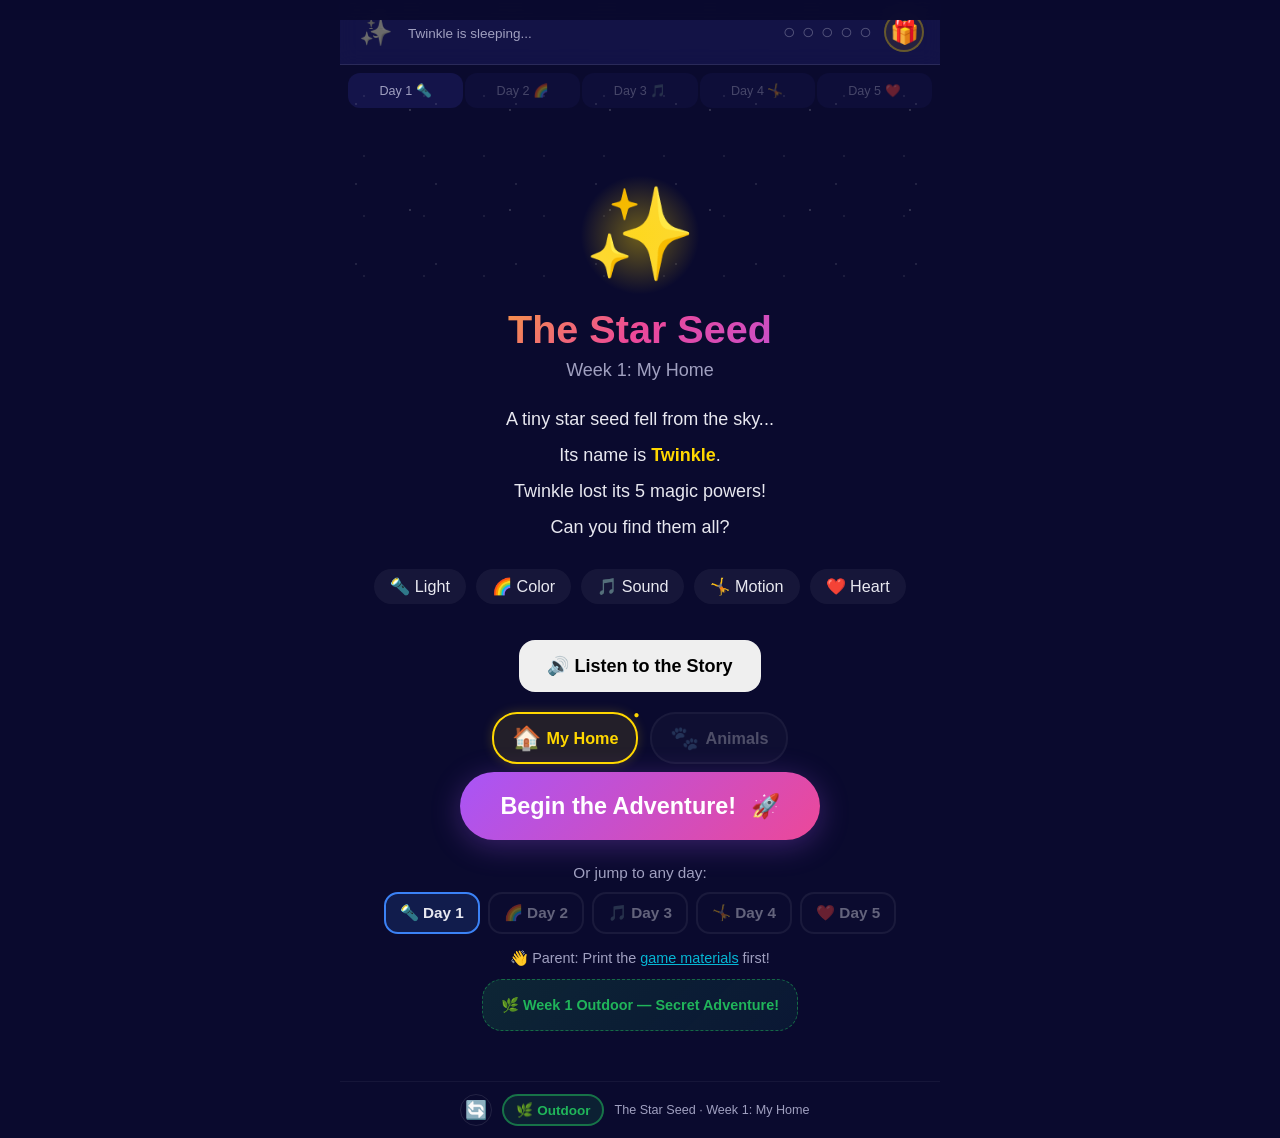
<file: index.html>
<!DOCTYPE html>
<html lang="en">
<head>
  <meta charset="UTF-8">
  <meta name="viewport" content="width=device-width, initial-scale=1.0, viewport-fit=cover">
  <meta name="mobile-web-app-capable" content="yes">
  <meta name="apple-mobile-web-app-capable" content="yes">
  <meta name="apple-mobile-web-app-status-bar-style" content="black-translucent">
  <title>The Star Seed — My Home</title>
  <link rel="stylesheet" href="css/style.css?v=20260629">
</head>
<body>
  <!-- ===== App Shell ===== -->
  <div id="app">
    <!-- Audio debug bar for mobile users -->
    <div id="audio-debug" class="audio-debug-bar"></div>
    <!-- Status Bar -->
    <header id="status-bar">
      <div class="status-twinkle" id="twinkle-character">
        <div class="twinkle-core">✨</div>
        <div class="twinkle-face">
          <span class="eye left"></span>
          <span class="eye right"></span>
          <span class="mouth"></span>
        </div>
        <div class="twinkle-glow"></div>
      </div>
      <div class="status-info">
        <span class="twinkle-status-text" id="twinkle-status">Twinkle is sleeping...</span>
      </div>
      <div class="status-powers" id="power-dots">
        <span class="power-dot" id="power-dot-1">○</span>
        <span class="power-dot" id="power-dot-2">○</span>
        <span class="power-dot" id="power-dot-3">○</span>
        <span class="power-dot" id="power-dot-4">○</span>
        <span class="power-dot" id="power-dot-5">○</span>
      </div>
      <button class="treasure-chest-btn" id="treasure-chest-btn" title="Twinkle's Treasure" aria-label="Open treasure chest" onclick="App.showTreasureModal()" type="button">
        <span class="treasure-chest-icon">🎁</span>
        <span class="treasure-chest-new" aria-hidden="true"></span>
      </button>
    </header>

    <!-- Day Navigation Tabs -->
    <nav id="day-nav">
      <button class="day-tab" id="day-tab-1">Day 1 🔦</button>
      <button class="day-tab" id="day-tab-2">Day 2 🌈</button>
      <button class="day-tab" id="day-tab-3">Day 3 🎵</button>
      <button class="day-tab" id="day-tab-4">Day 4 🤸</button>
      <button class="day-tab" id="day-tab-5">Day 5 ❤️</button>
    </nav>

    <!-- Main Content -->
    <main id="scenes">
      <!-- Intro Scene -->
      <section id="intro" class="scene">
        <div class="intro-container">
          <div class="intro-stars"></div>
          <div class="intro-twinkle-big">
            <div class="big-twinkle">✨</div>
            <div class="big-twinkle-glow"></div>
          </div>
          <h1 class="intro-title">The Star Seed</h1>
          <p class="intro-subtitle">Episode 1: My Home</p>
          <div class="intro-story">
            <p>A tiny star seed fell from the sky...</p>
            <p>Its name is <strong>Twinkle</strong>.</p>
            <p>Twinkle lost its 5 magic powers!</p>
            <p>Can you find them all?</p>
          </div>
          <div class="intro-powers-preview">
            <span>🔦 Light</span>
            <span>🌈 Color</span>
            <span>🎵 Sound</span>
            <span>🤸 Motion</span>
            <span>❤️ Heart</span>
          </div>

          <button class="btn btn-listen" id="btn-listen-story" style="margin-top:12px">
            <span>🔊 Listen to the Story</span>
          </button>

          <!-- Episode Selector -->
          <div class="episode-selector" id="episode-selector">
            <!-- Populated by App.bindEpisodeSelector() -->
          </div>

          <!-- Continue area (shown when progress exists) -->
          <div class="intro-continue" id="intro-continue" style="display:none">
            <p class="intro-continue-label">You have saved progress!</p>
            <button class="btn btn-continue" id="btn-continue">
              <span>Continue → <span id="continue-day">Day 1</span></span>
              <span class="btn-continue-icon">💾</span>
            </button>
          </div>

          <button class="btn btn-start" id="btn-start" onclick="App.goToDay(1)" type="button">
            <span class="btn-start-text">Begin the Adventure!</span>
            <span class="btn-start-rocket">🚀</span>
          </button>

          <!-- Day selector (for free navigation) -->
          <div class="intro-day-select" id="intro-day-select">
            <p class="intro-day-select-label">Or jump to any day:</p>
            <div class="intro-day-grid" id="intro-day-grid">
              <button class="intro-day-btn" data-day="1">🔦 Day 1</button>
              <button class="intro-day-btn locked" data-day="2" disabled>🌈 Day 2</button>
              <button class="intro-day-btn locked" data-day="3" disabled>🎵 Day 3</button>
              <button class="intro-day-btn locked" data-day="4" disabled>🤸 Day 4</button>
              <button class="intro-day-btn locked" data-day="5" disabled>❤️ Day 5</button>
            </div>
          </div>

          <p class="intro-parent-note">👋 Parent: Print the <a href="printable/ep01-printable.html" target="_blank">game materials</a> first!</p>
          <div class="intro-outdoor-entry" id="intro-outdoor-entry">
            <button class="btn btn-outdoor-intro" id="btn-outdoor-intro">🌿 Week 1 Outdoor — Secret Adventure!</button>
          </div>
          <p class="intro-reset-note" id="intro-reset-note" style="display:none">
            <a href="#" id="intro-reset-link">🔄 Reset all progress</a>
          </p>
        </div>
      </section>

      <!-- Day 1: Light Power -->
      <section id="day1" class="scene" style="display:none"></section>

      <!-- Day 2: Color Power -->
      <section id="day2" class="scene" style="display:none"></section>

      <!-- Day 3: Sound Power -->
      <section id="day3" class="scene" style="display:none"></section>

      <!-- Day 4: Motion Power -->
      <section id="day4" class="scene" style="display:none"></section>

      <!-- Day 5: Heart Power -->
      <section id="day5" class="scene" style="display:none"></section>

      <!-- Complete / Certificate Scene -->
      <section id="complete" class="scene" style="display:none"></section>
    </main>

    <!-- Day Complete Overlay -->
    <div id="day-complete-overlay" class="overlay" style="display:none" role="dialog" aria-modal="true" aria-labelledby="complete-title">
      <div class="overlay-card animate-pop">
        <div class="overlay-stars">⭐ ✨ ⭐</div>
        <h2 class="overlay-power" id="complete-power"></h2>
        <h3 id="complete-title"></h3>
        <p id="complete-text"></p>
        <div id="day-reward" class="day-reward"></div>
        <div class="overlay-buttons">
          <button class="btn btn-primary" id="btn-next-day">Next Day →</button>
          <button class="btn btn-ghost" id="btn-go-home">Stay on this page</button>
        </div>
        <div class="parent-unlock" id="parent-unlock" style="display:none">
          <p class="parent-unlock-msg">Today's mission is complete! Please come back tomorrow. 🌙</p>
          <div class="parent-unlock-row">
            <input type="password" class="parent-code-input" id="parent-code-input" placeholder="Parent code" maxlength="4">
            <button class="btn btn-tiny" id="btn-unlock-day">Unlock</button>
          </div>
          <p class="parent-unlock-hint" id="parent-unlock-hint" style="display:none">Wrong code. Try again!</p>
        </div>
      </div>
    </div>

    <!-- Footer -->
    <footer id="app-footer">
      <button class="btn-restart" id="btn-restart" title="Hold 3 seconds to reset">🔄</button>
      <button class="btn-outdoor-entry" id="btn-outdoor-entry" title="🌿 Week 1 Outdoor">🌿 Outdoor</button>
      <span class="footer-text">The Star Seed · Week 1: My Home</span>
      <span class="footer-episode" id="footer-episode"></span>
    </footer>

    <!-- Outdoor Password Modal -->
    <div id="outdoor-modal" class="overlay" style="display:none" role="dialog" aria-modal="true" aria-labelledby="outdoor-modal-title">
      <div class="overlay-card animate-pop outdoor-modal-card">
        <div class="overlay-stars">🌿 🌳 🌿</div>
        <h3 id="outdoor-modal-title">🌿 Week 1 Outdoor</h3>
        <p class="outdoor-modal-desc">A secret Week 1 Outdoor adventure awaits!<br>Ask your <strong>Earth Helper</strong> for the code.</p>
        <div class="parent-unlock" style="display:block; border-top:none; margin-top:8px;">
          <div class="parent-unlock-row">
            <input type="password" class="parent-code-input" id="outdoor-code-input" placeholder="Code" maxlength="4" inputmode="numeric" pattern="[0-9]*">
            <button class="btn btn-tiny" id="btn-outdoor-unlock">Enter 🌿</button>
          </div>
          <p class="parent-unlock-hint" id="outdoor-unlock-hint" style="display:none">Wrong code. Ask your Earth Helper!</p>
        </div>
        <button class="btn btn-ghost" id="btn-outdoor-cancel" style="margin-top:6px;">← Go Back</button>
      </div>
    </div>

    <!-- Treasure Chest Modal -->
    <div id="treasure-modal" class="overlay" style="display:none" role="dialog" aria-modal="true" aria-labelledby="treasure-modal-title">
      <div class="overlay-card treasure-card animate-pop">
        <button class="treasure-close" aria-label="Close treasure chest" onclick="App.hideTreasureModal()" type="button">✕</button>
        <div class="overlay-stars">🎁 ✨ 🎁</div>
        <h3 id="treasure-modal-title">Twinkle's Treasure</h3>
        <div class="treasure-tabs">
          <button class="treasure-tab active" data-tab="gifts">🎁 Gifts</button>
          <button class="treasure-tab" data-tab="achievements">🏅 Achievements</button>
          <button class="treasure-tab" data-tab="trophies">🏆 Trophies</button>
        </div>
        <div class="treasure-panels">
          <div class="treasure-panel active" data-panel="gifts"></div>
          <div class="treasure-panel" data-panel="achievements"></div>
          <div class="treasure-panel" data-panel="trophies"></div>
        </div>
      </div>
    </div>
  </div>

  <!-- Error State -->
  <div id="app-error" style="display:none"></div>

  <!-- ===== Scripts ===== -->
  <script src="js/storage.js?v=20260625"></script>
  <script src="js/audio.js?v=20260625"></script>
  <script src="js/voice-input.js?v=20260625"></script>
  <script src="js/utils.js?v=20260625"></script>
  <script src="js/twinkle.js?v=20260625"></script>
  <script src="js/achievements.js?v=20260629"></script>
  <script src="js/engine-light.js?v=20260625"></script>
  <script src="js/engine-pattern.js?v=20260625"></script>
  <script src="js/engine-rhythm.js?v=20260625"></script>
  <script src="js/engine-motion.js?v=20260625"></script>
  <script src="js/engine-heart.js?v=20260625"></script>
  <script src="js/engine-color.js?v=20260625"></script>
  <script src="js/engine-sound.js?v=20260625"></script>
  <script src="js/app.js?v=20260629"></script>
</body>
</html>
</file>
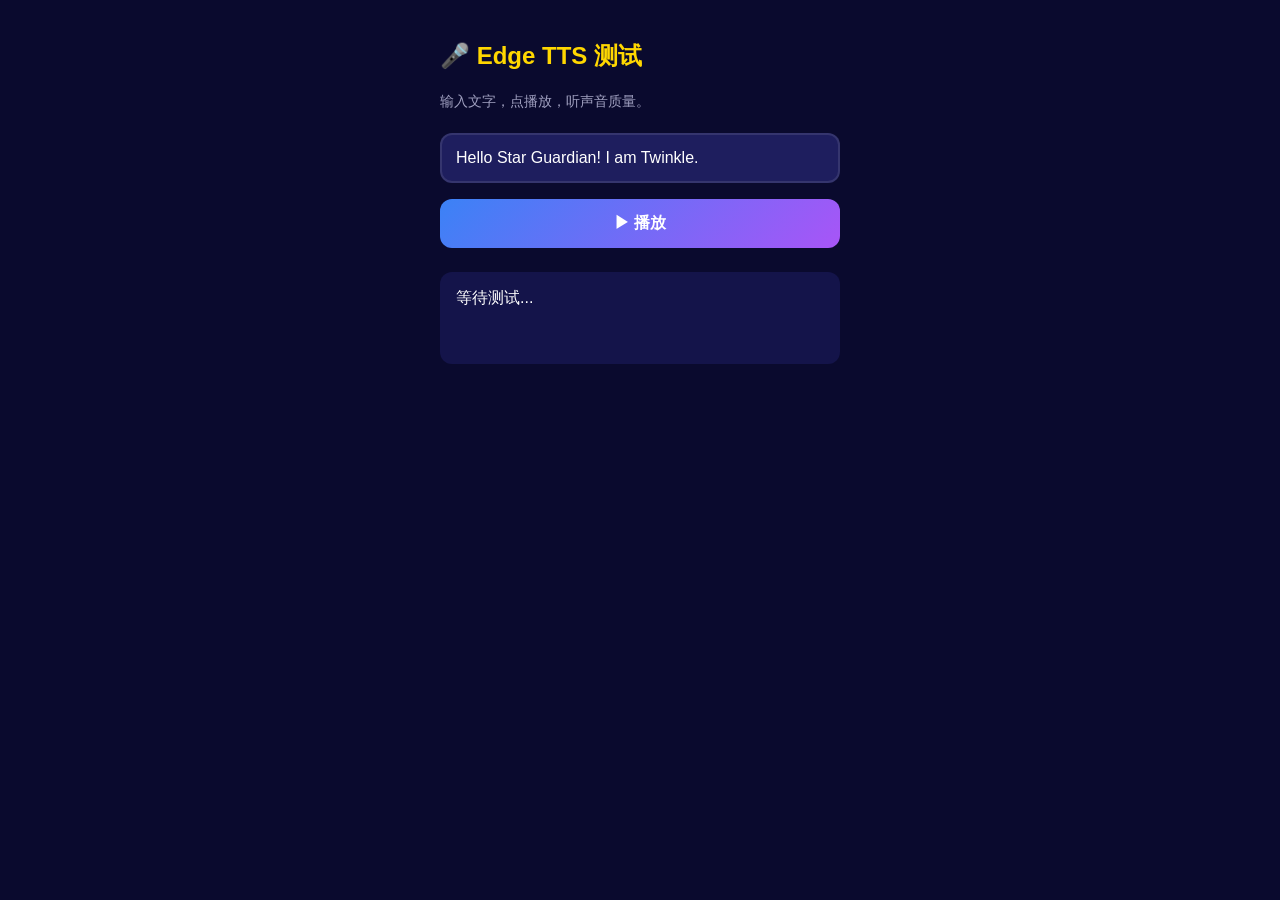
<file: test-tts.html>
<!DOCTYPE html>
<html lang="zh">
<head>
<meta charset="UTF-8">
<meta name="viewport" content="width=device-width, initial-scale=1.0">
<title>Edge TTS 测试</title>
<style>
body { font-family: -apple-system, BlinkMacSystemFont, sans-serif; padding: 20px; background: #0a0a2e; color: #fff; max-width: 400px; margin: 0 auto; }
h2 { color: #ffd700; }
input, button { width: 100%; padding: 14px; font-size: 1rem; border-radius: 12px; border: none; margin: 8px 0; box-sizing: border-box; }
input { background: #1e1e5e; color: #fff; border: 2px solid rgba(255,255,255,0.1); }
button { background: linear-gradient(135deg, #3b82f6, #a855f7); color: #fff; font-weight: 700; cursor: pointer; }
button:active { transform: scale(0.96); }
#result { margin-top: 16px; padding: 16px; background: #14144a; border-radius: 12px; min-height: 60px; word-break: break-all; }
.success { color: #22c55e; }
.error { color: #ef4444; }
</style>
</head>
<body>
<h2>🎤 Edge TTS 测试</h2>
<p style="color:#a0a0c0;font-size:0.9rem;">输入文字，点播放，听声音质量。</p>

<input type="text" id="textInput" value="Hello Star Guardian! I am Twinkle." placeholder="输入英文...">
<button onclick="testTTS()">▶ 播放</button>

<div id="result">等待测试...</div>

<script>
const WORKER_URL = 'https://star-seed.lidi1625.workers.dev';

function testTTS() {
  const text = document.getElementById('textInput').value.trim();
  const resultEl = document.getElementById('result');
  resultEl.innerHTML = '⏳ 请求中...';

  fetch(WORKER_URL, {
    method: 'POST',
    headers: { 'Content-Type': 'application/json' },
    body: JSON.stringify({ text: text, rate: 0.9 })
  })
  .then(function(r) { return r.json(); })
  .then(function(data) {
    if (data.code === 3000 && data.data && data.data.length > 100) {
      resultEl.innerHTML = '<span class="success">✅ 成功！音频长度: ' + data.data.length + '</span>';
      // 播放
      var audio = new Audio('data:audio/mp3;base64,' + data.data);
      audio.play().catch(function(e) {
        resultEl.innerHTML += '<br><span class="error">⚠️ 播放被阻止: ' + e.message + '</span>';
      });
    } else {
      resultEl.innerHTML = '<span class="error">❌ 失败: ' + (data.error || data.message || JSON.stringify(data)) + '</span>';
    }
  })
  .catch(function(err) {
    resultEl.innerHTML = '<span class="error">❌ 网络错误: ' + err.message + '</span>';
  });
}
</script>
</body>
</html>
</file>
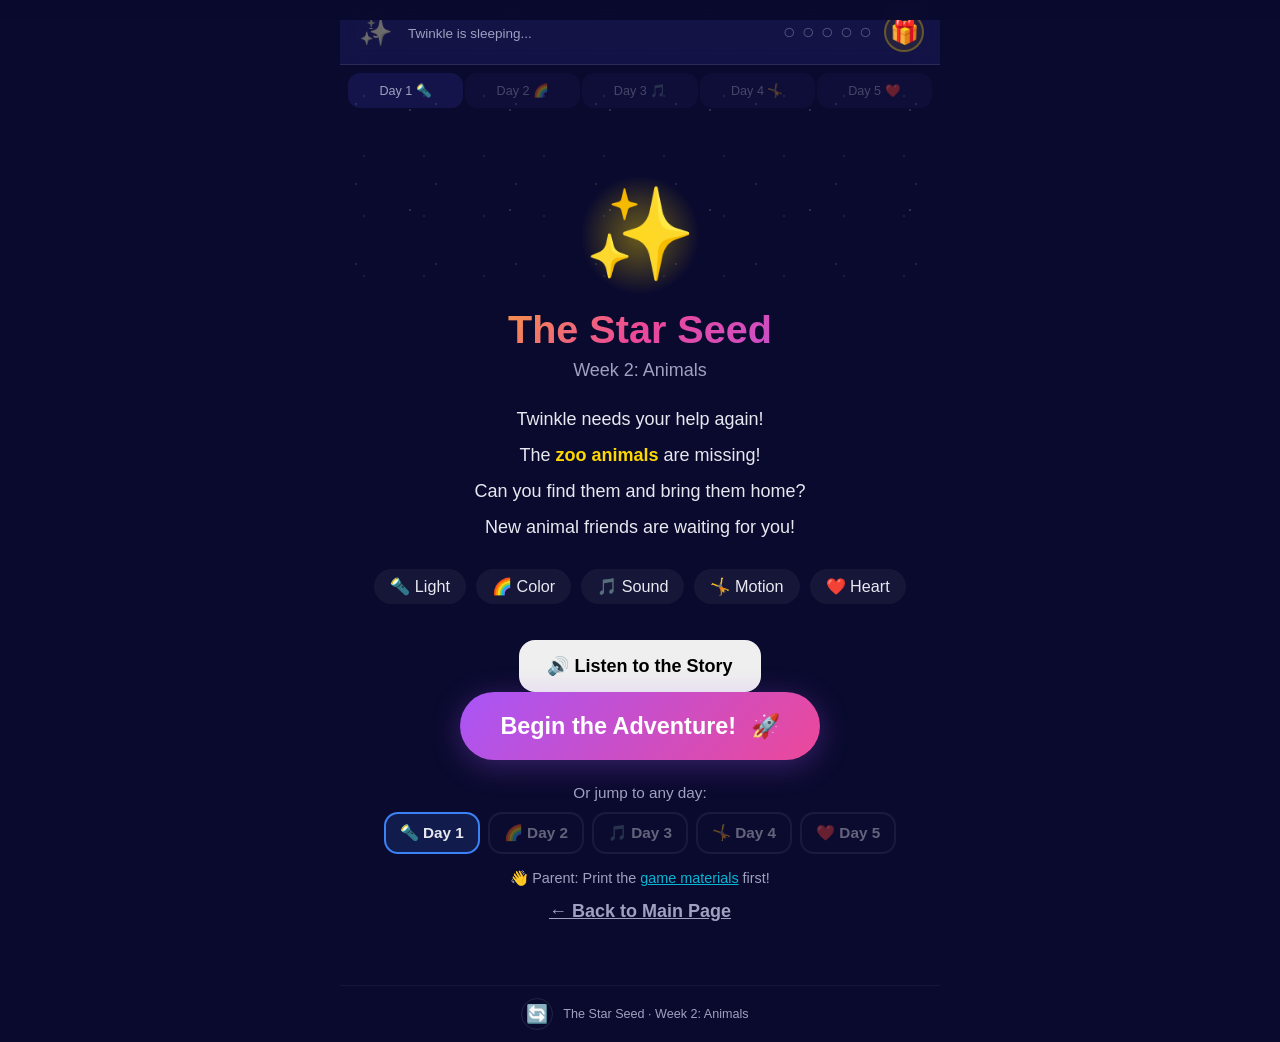
<file: week2.html>
<!DOCTYPE html>
<html lang="en">
<head>
  <meta charset="UTF-8">
  <meta name="viewport" content="width=device-width, initial-scale=1.0, viewport-fit=cover">
  <meta name="mobile-web-app-capable" content="yes">
  <meta name="apple-mobile-web-app-capable" content="yes">
  <meta name="apple-mobile-web-app-status-bar-style" content="black-translucent">
  <title>The Star Seed — Week 2: Animals</title>
  <link rel="stylesheet" href="css/style.css?v=20260629">
</head>
<body>
  <!-- ===== App Shell ===== -->
  <div id="app">
    <!-- Audio debug bar for mobile users -->
    <div id="audio-debug" class="audio-debug-bar"></div>
    <!-- Status Bar -->
    <header id="status-bar">
      <div class="status-twinkle" id="twinkle-character">
        <div class="twinkle-core">✨</div>
        <div class="twinkle-face">
          <span class="eye left"></span>
          <span class="eye right"></span>
          <span class="mouth"></span>
        </div>
        <div class="twinkle-glow"></div>
      </div>
      <div class="status-info">
        <span class="twinkle-status-text" id="twinkle-status">Twinkle is sleeping...</span>
      </div>
      <div class="status-powers" id="power-dots">
        <span class="power-dot" id="power-dot-1">○</span>
        <span class="power-dot" id="power-dot-2">○</span>
        <span class="power-dot" id="power-dot-3">○</span>
        <span class="power-dot" id="power-dot-4">○</span>
        <span class="power-dot" id="power-dot-5">○</span>
      </div>
      <button class="treasure-chest-btn" id="treasure-chest-btn" title="Twinkle's Treasure" aria-label="Open treasure chest" onclick="App.showTreasureModal()" type="button">
        <span class="treasure-chest-icon">🎁</span>
        <span class="treasure-chest-new" aria-hidden="true"></span>
      </button>
    </header>

    <!-- Day Navigation Tabs -->
    <nav id="day-nav">
      <button class="day-tab" id="day-tab-1">Day 1 🔦</button>
      <button class="day-tab" id="day-tab-2">Day 2 🌈</button>
      <button class="day-tab" id="day-tab-3">Day 3 🎵</button>
      <button class="day-tab" id="day-tab-4">Day 4 🤸</button>
      <button class="day-tab" id="day-tab-5">Day 5 ❤️</button>
    </nav>

    <!-- Main Content -->
    <main id="scenes">
      <!-- Intro Scene -->
      <section id="intro" class="scene">
        <div class="intro-container">
          <div class="intro-stars"></div>
          <div class="intro-twinkle-big">
            <div class="big-twinkle">✨</div>
            <div class="big-twinkle-glow"></div>
          </div>
          <h1 class="intro-title">The Star Seed</h1>
          <p class="intro-subtitle">Week 2: Animals</p>
          <div class="intro-story">
            <p>Twinkle needs your help again!</p>
            <p>The <strong>zoo animals</strong> are missing!</p>
            <p>Can you find them and bring them home?</p>
            <p>New animal friends are waiting for you!</p>
          </div>
          <div class="intro-powers-preview">
            <span>🔦 Light</span>
            <span>🌈 Color</span>
            <span>🎵 Sound</span>
            <span>🤸 Motion</span>
            <span>❤️ Heart</span>
          </div>

          <button class="btn btn-listen" id="btn-listen-story" style="margin-top:12px">
            <span>🔊 Listen to the Story</span>
          </button>

          <!-- Continue area (shown when progress exists) -->
          <div class="intro-continue" id="intro-continue" style="display:none">
            <p class="intro-continue-label">You have saved progress!</p>
            <button class="btn btn-continue" id="btn-continue">
              <span>Continue → <span id="continue-day">Day 1</span></span>
              <span class="btn-continue-icon">💾</span>
            </button>
          </div>

          <button class="btn btn-start" id="btn-start" onclick="App.goToDay(1)" type="button">
            <span class="btn-start-text">Begin the Adventure!</span>
            <span class="btn-start-rocket">🚀</span>
          </button>

          <!-- Day selector (for free navigation) -->
          <div class="intro-day-select" id="intro-day-select">
            <p class="intro-day-select-label">Or jump to any day:</p>
            <div class="intro-day-grid" id="intro-day-grid">
              <button class="intro-day-btn" data-day="1">🔦 Day 1</button>
              <button class="intro-day-btn locked" data-day="2" disabled>🌈 Day 2</button>
              <button class="intro-day-btn locked" data-day="3" disabled>🎵 Day 3</button>
              <button class="intro-day-btn locked" data-day="4" disabled>🤸 Day 4</button>
              <button class="intro-day-btn locked" data-day="5" disabled>❤️ Day 5</button>
            </div>
          </div>

          <p class="intro-parent-note">👋 Parent: Print the <a href="printable/ep02-printable.html" target="_blank">game materials</a> first!</p>

          <p class="intro-back-link">
            <a href="index.html" class="btn btn-ghost">← Back to Main Page</a>
          </p>

          <p class="intro-reset-note" id="intro-reset-note" style="display:none">
            <a href="#" id="intro-reset-link">🔄 Reset all progress</a>
          </p>
        </div>
      </section>

      <!-- Day 1: Light Power -->
      <section id="day1" class="scene" style="display:none"></section>

      <!-- Day 2: Color Power -->
      <section id="day2" class="scene" style="display:none"></section>

      <!-- Day 3: Sound Power -->
      <section id="day3" class="scene" style="display:none"></section>

      <!-- Day 4: Motion Power -->
      <section id="day4" class="scene" style="display:none"></section>

      <!-- Day 5: Heart Power -->
      <section id="day5" class="scene" style="display:none"></section>

      <!-- Complete / Certificate Scene -->
      <section id="complete" class="scene" style="display:none"></section>
    </main>

    <!-- Day Complete Overlay -->
    <div id="day-complete-overlay" class="overlay" style="display:none" role="dialog" aria-modal="true" aria-labelledby="complete-title">
      <div class="overlay-card animate-pop">
        <div class="overlay-stars">⭐ ✨ ⭐</div>
        <h2 class="overlay-power" id="complete-power"></h2>
        <h3 id="complete-title"></h3>
        <p id="complete-text"></p>
        <div id="day-reward" class="day-reward"></div>
        <div class="overlay-buttons">
          <button class="btn btn-primary" id="btn-next-day">Next Day →</button>
          <button class="btn btn-ghost" id="btn-go-home">Stay on this page</button>
        </div>
        <div class="parent-unlock" id="parent-unlock" style="display:none">
          <p class="parent-unlock-msg">Today's mission is complete! Please come back tomorrow. 🌙</p>
          <div class="parent-unlock-row">
            <input type="password" class="parent-code-input" id="parent-code-input" placeholder="Parent code" maxlength="4">
            <button class="btn btn-tiny" id="btn-unlock-day">Unlock</button>
          </div>
          <p class="parent-unlock-hint" id="parent-unlock-hint" style="display:none">Wrong code. Try again!</p>
        </div>
      </div>
    </div>

    <!-- Footer -->
    <footer id="app-footer">
      <button class="btn-restart" id="btn-restart" title="Hold 3 seconds to reset">🔄</button>
      <span class="footer-text">The Star Seed · Week 2: Animals</span>
      <span class="footer-episode" id="footer-episode"></span>
    </footer>
    <!-- Treasure Chest Modal -->
    <div id="treasure-modal" class="overlay" style="display:none" role="dialog" aria-modal="true" aria-labelledby="treasure-modal-title">
      <div class="overlay-card treasure-card animate-pop">
        <button class="treasure-close" aria-label="Close treasure chest" onclick="App.hideTreasureModal()" type="button">✕</button>
        <div class="overlay-stars">🎁 ✨ 🎁</div>
        <h3 id="treasure-modal-title">Twinkle's Treasure</h3>
        <div class="treasure-tabs">
          <button class="treasure-tab active" data-tab="gifts">🎁 Gifts</button>
          <button class="treasure-tab" data-tab="achievements">🏅 Achievements</button>
          <button class="treasure-tab" data-tab="trophies">🏆 Trophies</button>
        </div>
        <div class="treasure-panels">
          <div class="treasure-panel active" data-panel="gifts"></div>
          <div class="treasure-panel" data-panel="achievements"></div>
          <div class="treasure-panel" data-panel="trophies"></div>
        </div>
      </div>
    </div>
  </div>

  <!-- Error State -->
  <div id="app-error" style="display:none"></div>

  <!-- ===== Scripts ===== -->
  <script src="js/storage.js?v=20260625"></script>
  <script src="js/audio.js?v=20260625"></script>
  <script src="js/voice-input.js?v=20260625"></script>
  <script src="js/utils.js?v=20260625"></script>
  <script src="js/twinkle.js?v=20260625"></script>
  <script src="js/achievements.js?v=20260629"></script>
  <script src="js/engine-light.js?v=20260625"></script>
  <script src="js/engine-pattern.js?v=20260625"></script>
  <script src="js/engine-rhythm.js?v=20260625"></script>
  <script src="js/engine-motion.js?v=20260625"></script>
  <script src="js/engine-heart.js?v=20260625"></script>
  <script src="js/engine-color.js?v=20260625"></script>
  <script src="js/engine-sound.js?v=20260625"></script>
  <script>
    window.STAR_SEED_STANDALONE = {
      episodeId: 'ep02',
      dataUrl: 'data/episodes/ep02-animals.json'
    };
  </script>
  <script src="js/app.js?v=20260629"></script>
</body>
</html>
</file>
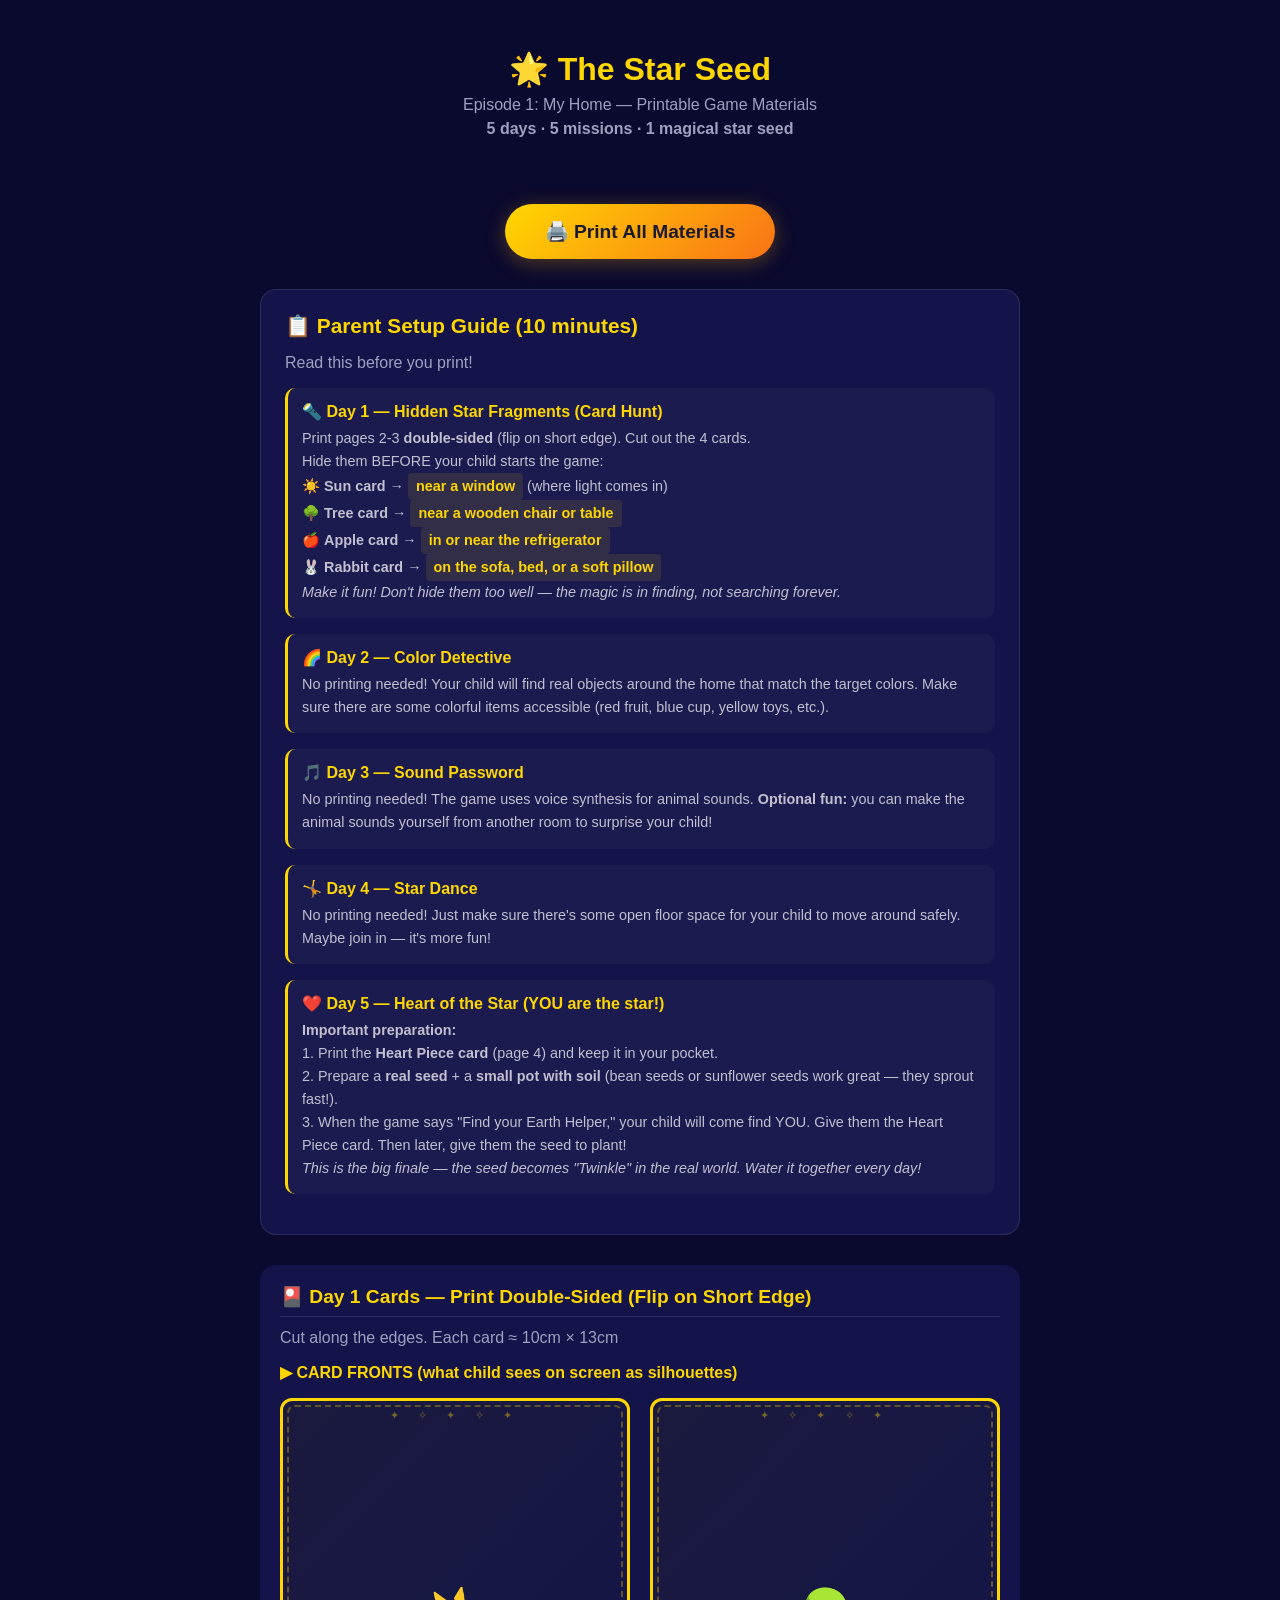
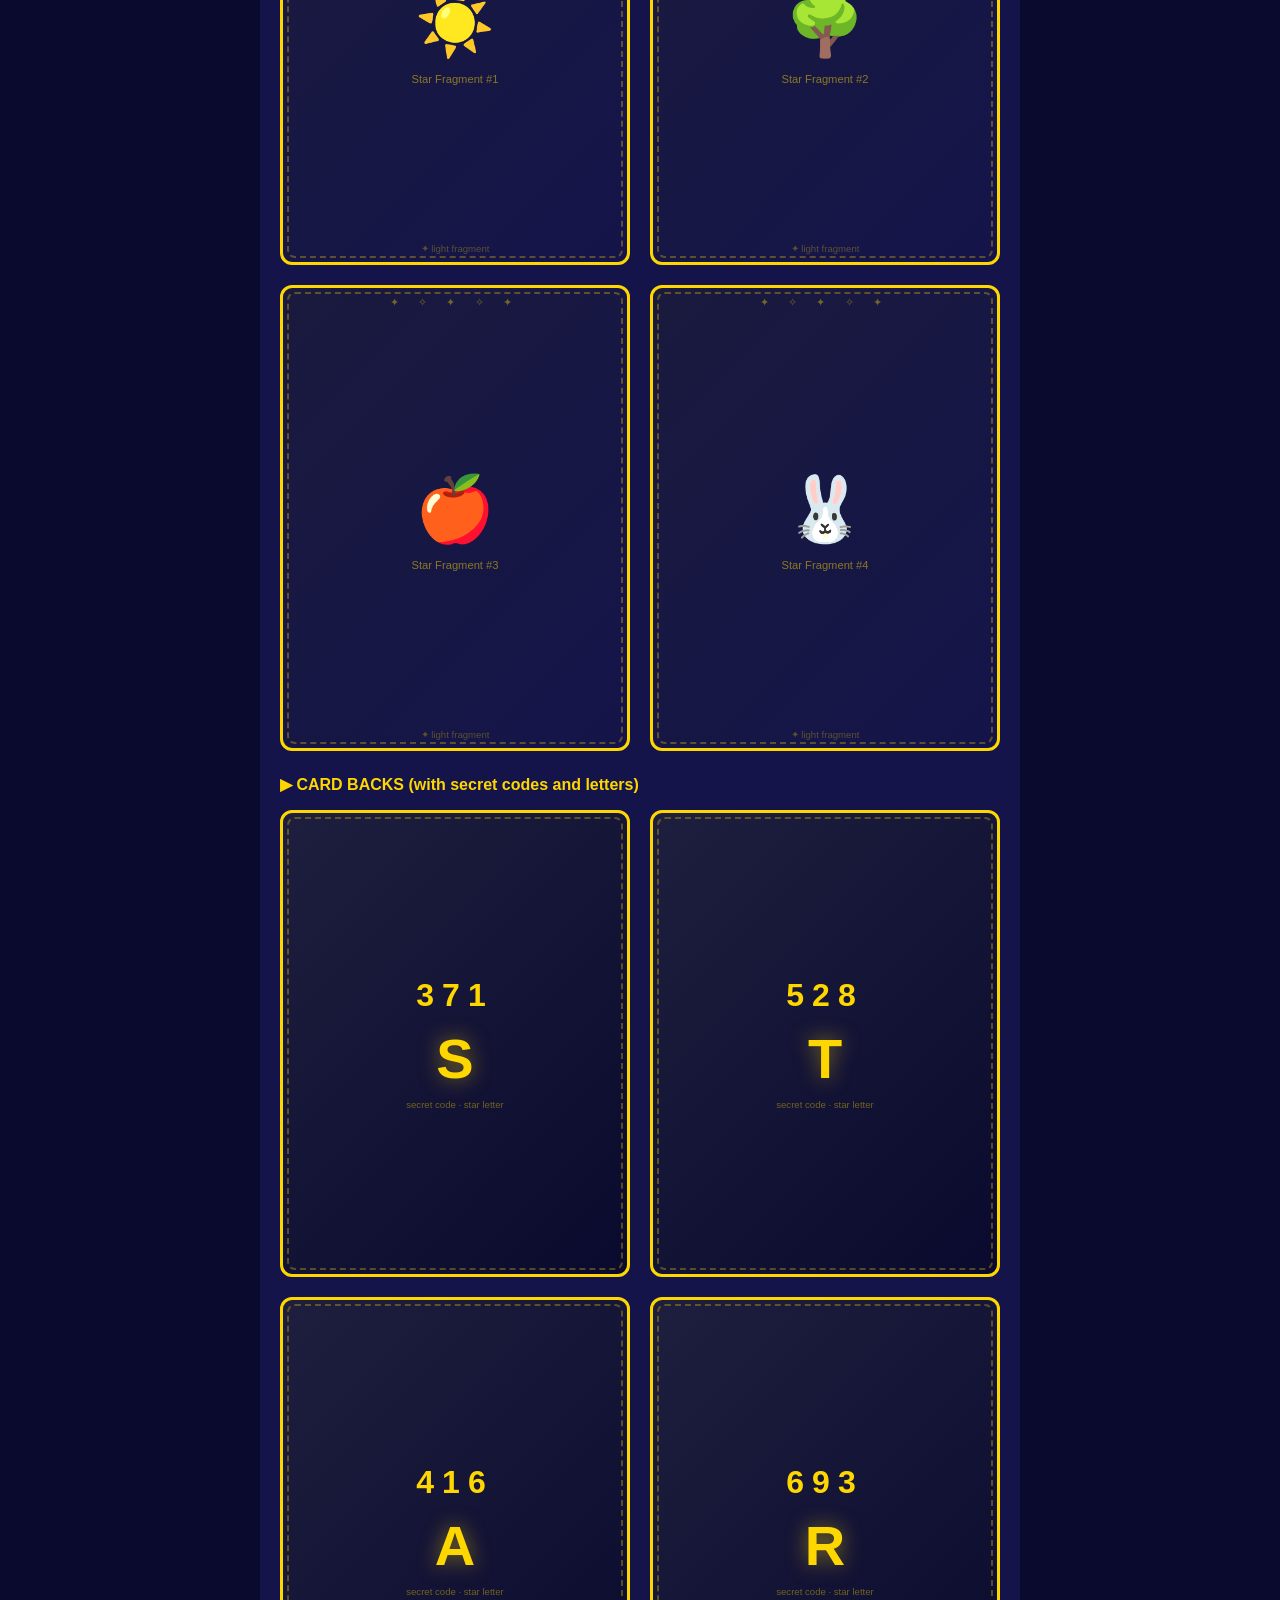
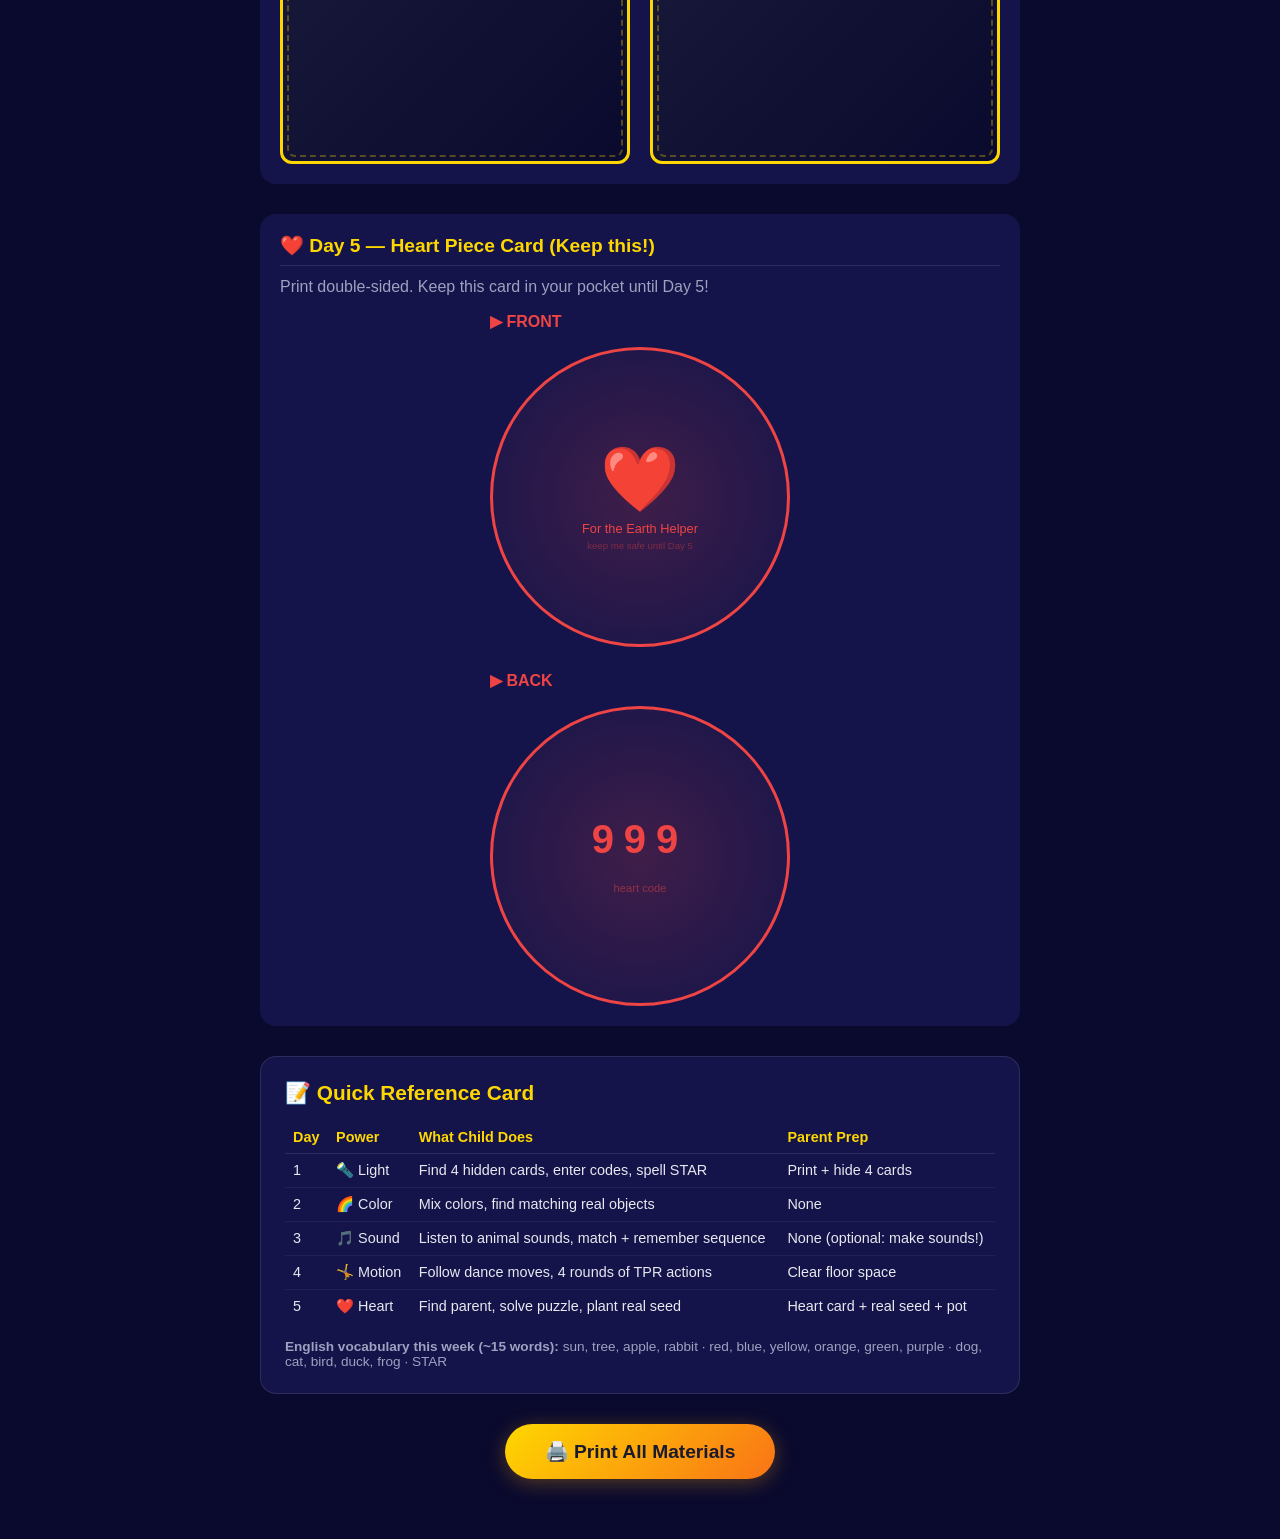
<file: printable/ep01-printable.html>
<!DOCTYPE html>
<html lang="en">
<head>
  <meta charset="UTF-8">
  <meta name="viewport" content="width=device-width, initial-scale=1.0">
  <title>The Star Seed — Week 1 Printable Materials</title>
  <style>
    /* --- Screen view styles --- */
    * { box-sizing: border-box; margin: 0; padding: 0; }

    body {
      font-family: -apple-system, BlinkMacSystemFont, 'Segoe UI', Roboto, sans-serif;
      background: #0a0a2e;
      color: #e8e8f0;
      padding: 20px;
      max-width: 800px;
      margin: 0 auto;
    }

    .print-header {
      text-align: center;
      padding: 30px 0;
    }

    .print-header h1 {
      font-size: 2rem;
      color: #ffd700;
      margin-bottom: 8px;
    }

    .print-header p {
      color: #a0a0c0;
      margin-bottom: 6px;
    }

    .print-instructions {
      background: #14144a;
      border-radius: 16px;
      padding: 24px;
      margin: 20px 0;
      border: 1px solid rgba(255,255,255,0.1);
    }

    .print-instructions h2 {
      color: #ffd700;
      margin-bottom: 16px;
      font-size: 1.3rem;
    }

    .print-instructions ol {
      padding-left: 20px;
      line-height: 1.8;
    }

    .print-instructions li {
      margin-bottom: 8px;
    }

    .print-section {
      margin: 30px 0;
      padding: 20px;
      background: #14144a;
      border-radius: 16px;
      page-break-before: always;
    }

    .print-section h3 {
      color: #ffd700;
      margin-bottom: 12px;
      font-size: 1.2rem;
      border-bottom: 1px solid rgba(255,255,255,0.1);
      padding-bottom: 8px;
    }

    .cards-grid {
      display: grid;
      grid-template-columns: repeat(2, 1fr);
      gap: 20px;
    }

    /* Card front */
    .card {
      width: 100%;
      aspect-ratio: 3/4;
      border: 3px solid #ffd700;
      border-radius: 12px;
      display: flex;
      flex-direction: column;
      align-items: center;
      justify-content: center;
      background: linear-gradient(135deg, #1a1a3e, #14144a);
      position: relative;
      overflow: hidden;
    }

    .card::before {
      content: '';
      position: absolute;
      inset: 4px;
      border: 2px dashed rgba(255,215,0,0.3);
      border-radius: 8px;
      pointer-events: none;
    }

    .card-stars {
      position: absolute;
      top: 8px;
      left: 0; right: 0;
      text-align: center;
      font-size: 0.7rem;
      letter-spacing: 8px;
      color: rgba(255,215,0,0.4);
    }

    .card-emoji {
      font-size: 4rem;
      margin: 8px 0;
      filter: brightness(1.2);
    }

    .card-number {
      font-size: 0.7rem;
      color: rgba(255,215,0,0.5);
      margin-top: 4px;
    }

    .card-fragment {
      position: absolute;
      bottom: 8px;
      font-size: 0.6rem;
      color: rgba(255,215,0,0.3);
    }

    /* Card back */
    .card-back {
      width: 100%;
      aspect-ratio: 3/4;
      border: 3px solid #ffd700;
      border-radius: 12px;
      display: flex;
      flex-direction: column;
      align-items: center;
      justify-content: center;
      background: linear-gradient(135deg, #1e1e3e, #0a0a2e);
      position: relative;
    }

    .card-back::before {
      content: '';
      position: absolute;
      inset: 4px;
      border: 2px dashed rgba(255,215,0,0.3);
      border-radius: 8px;
      pointer-events: none;
    }

    .back-code {
      font-size: 2rem;
      font-weight: 900;
      color: #ffd700;
      letter-spacing: 8px;
      margin-bottom: 12px;
    }

    .back-letter {
      font-size: 3.5rem;
      font-weight: 900;
      color: #ffd700;
      text-shadow: 0 0 20px rgba(255,215,0,0.5);
    }

    .back-label {
      font-size: 0.6rem;
      color: rgba(255,215,0,0.4);
      margin-top: 8px;
    }

    /* Heart piece card */
    .heart-card {
      width: 100%;
      max-width: 300px;
      margin: 0 auto;
    }

    .heart-piece-front, .heart-piece-back {
      aspect-ratio: 1;
      border: 3px solid #ef4444;
      border-radius: 50%;
      display: flex;
      flex-direction: column;
      align-items: center;
      justify-content: center;
      background: radial-gradient(circle, rgba(239,68,68,0.2), #14144a);
      position: relative;
    }

    .heart-piece-front .heart-emoji {
      font-size: 4rem;
    }

    .heart-piece-front .heart-text {
      font-size: 0.8rem;
      color: #ef4444;
      margin-top: 4px;
    }

    .heart-piece-back .back-code {
      font-size: 2.5rem;
      font-weight: 900;
      color: #ef4444;
      letter-spacing: 10px;
    }

    /* Setup guide */
    .setup-day {
      margin: 16px 0;
      padding: 14px;
      background: rgba(255,255,255,0.03);
      border-radius: 10px;
      border-left: 3px solid #ffd700;
    }

    .setup-day h4 {
      color: #ffd700;
      margin-bottom: 6px;
    }

    .setup-day p {
      font-size: 0.9rem;
      line-height: 1.6;
      color: #c0c0d0;
    }

    .setup-day .hide-spot {
      display: inline-block;
      background: rgba(255,215,0,0.1);
      padding: 2px 8px;
      border-radius: 4px;
      color: #ffd700;
      font-weight: 600;
    }

    /* Print button */
    .print-btn {
      display: block;
      margin: 30px auto;
      padding: 16px 40px;
      font-size: 1.2rem;
      font-weight: 700;
      background: linear-gradient(135deg, #ffd700, #f97316);
      color: #1a1a2e;
      border: none;
      border-radius: 50px;
      cursor: pointer;
      box-shadow: 0 4px 20px rgba(255,165,0,0.3);
    }

    /* ===== Print styles ===== */
    @media print {
      /* Force browser to print background colors (otherwise browsers strip them by default) */
      * {
        -webkit-print-color-adjust: exact !important;
        print-color-adjust: exact !important;
        color-adjust: exact !important;
      }

      body {
        /* Keep dark theme when printing — these are game cards, not text documents */
        background: #0a0a2e;
        color: #e8e8f0;
        padding: 0;
        max-width: none;
      }

      .print-header {
        padding: 10px 0 20px;
      }

      .print-header h1 {
        font-size: 1.6rem;
      }

      .print-btn {
        display: none !important;
      }

      .print-instructions {
        page-break-after: always;
      }

      .print-section {
        page-break-before: always;
        margin: 10px 0;
        padding: 10px;
      }

      .cards-grid {
        page-break-inside: avoid;
      }

      @page {
        size: A4;
        margin: 15mm;
      }
    }
  </style>
</head>
<body>

<div class="print-header">
  <h1>🌟 The Star Seed</h1>
  <p>Episode 1: My Home — Printable Game Materials</p>
  <p><strong>5 days · 5 missions · 1 magical star seed</strong></p>
</div>

<button class="print-btn" onclick="window.print()">🖨️ Print All Materials</button>

<!-- ===== PARENT INSTRUCTIONS ===== -->
<div class="print-instructions">
  <h2>📋 Parent Setup Guide (10 minutes)</h2>
  <p style="margin-bottom:14px;color:#a0a0c0;">Read this before you print!</p>

  <div class="setup-day">
    <h4>🔦 Day 1 — Hidden Star Fragments (Card Hunt)</h4>
    <p>Print pages 2-3 <strong>double-sided</strong> (flip on short edge). Cut out the 4 cards.</p>
    <p>Hide them BEFORE your child starts the game:</p>
    <p>☀️ <strong>Sun card</strong> → <span class="hide-spot">near a window</span> (where light comes in)</p>
    <p>🌳 <strong>Tree card</strong> → <span class="hide-spot">near a wooden chair or table</span></p>
    <p>🍎 <strong>Apple card</strong> → <span class="hide-spot">in or near the refrigerator</span></p>
    <p>🐰 <strong>Rabbit card</strong> → <span class="hide-spot">on the sofa, bed, or a soft pillow</span></p>
    <p><em>Make it fun! Don't hide them too well — the magic is in finding, not searching forever.</em></p>
  </div>

  <div class="setup-day">
    <h4>🌈 Day 2 — Color Detective</h4>
    <p>No printing needed! Your child will find real objects around the home that match the target colors. Make sure there are some colorful items accessible (red fruit, blue cup, yellow toys, etc.).</p>
  </div>

  <div class="setup-day">
    <h4>🎵 Day 3 — Sound Password</h4>
    <p>No printing needed! The game uses voice synthesis for animal sounds. <strong>Optional fun:</strong> you can make the animal sounds yourself from another room to surprise your child!</p>
  </div>

  <div class="setup-day">
    <h4>🤸 Day 4 — Star Dance</h4>
    <p>No printing needed! Just make sure there's some open floor space for your child to move around safely. Maybe join in — it's more fun!</p>
  </div>

  <div class="setup-day">
    <h4>❤️ Day 5 — Heart of the Star (YOU are the star!)</h4>
    <p><strong>Important preparation:</strong></p>
    <p>1. Print the <strong>Heart Piece card</strong> (page 4) and keep it in your pocket.</p>
    <p>2. Prepare a <strong>real seed</strong> + a <strong>small pot with soil</strong> (bean seeds or sunflower seeds work great — they sprout fast!).</p>
    <p>3. When the game says "Find your Earth Helper," your child will come find YOU. Give them the Heart Piece card. Then later, give them the seed to plant!</p>
    <p><em>This is the big finale — the seed becomes "Twinkle" in the real world. Water it together every day!</em></p>
  </div>
</div>

<!-- ===== DAY 1 CARDS (Page 2-3) ===== -->
<div class="print-section">
  <h3>🎴 Day 1 Cards — Print Double-Sided (Flip on Short Edge)</h3>
  <p style="color:#a0a0c0;margin-bottom:16px;">Cut along the edges. Each card ≈ 10cm × 13cm</p>

  <!-- Front sides -->
  <h4 style="color:#ffd700;margin:16px 0;">▶ CARD FRONTS (what child sees on screen as silhouettes)</h4>
  <div class="cards-grid">
    <!-- Card 1: Sun -->
    <div class="card">
      <div class="card-stars">✦ ✧ ✦ ✧ ✦</div>
      <div class="card-emoji">☀️</div>
      <div class="card-number">Star Fragment #1</div>
      <div class="card-fragment">✦ light fragment</div>
    </div>

    <!-- Card 2: Tree -->
    <div class="card">
      <div class="card-stars">✦ ✧ ✦ ✧ ✦</div>
      <div class="card-emoji">🌳</div>
      <div class="card-number">Star Fragment #2</div>
      <div class="card-fragment">✦ light fragment</div>
    </div>

    <!-- Card 3: Apple -->
    <div class="card">
      <div class="card-stars">✦ ✧ ✦ ✧ ✦</div>
      <div class="card-emoji">🍎</div>
      <div class="card-number">Star Fragment #3</div>
      <div class="card-fragment">✦ light fragment</div>
    </div>

    <!-- Card 4: Rabbit -->
    <div class="card">
      <div class="card-stars">✦ ✧ ✦ ✧ ✦</div>
      <div class="card-emoji">🐰</div>
      <div class="card-number">Star Fragment #4</div>
      <div class="card-fragment">✦ light fragment</div>
    </div>
  </div>

  <!-- Back sides -->
  <h4 style="color:#ffd700;margin:24px 0 16px;">▶ CARD BACKS (with secret codes and letters)</h4>
  <div class="cards-grid">
    <!-- Back 1: Sun → S, 371 -->
    <div class="card-back">
      <div class="back-code">371</div>
      <div class="back-letter">S</div>
      <div class="back-label">secret code · star letter</div>
    </div>

    <!-- Back 2: Tree → T, 528 -->
    <div class="card-back">
      <div class="back-code">528</div>
      <div class="back-letter">T</div>
      <div class="back-label">secret code · star letter</div>
    </div>

    <!-- Back 3: Apple → A, 416 -->
    <div class="card-back">
      <div class="back-code">416</div>
      <div class="back-letter">A</div>
      <div class="back-label">secret code · star letter</div>
    </div>

    <!-- Back 4: Rabbit → R, 693 -->
    <div class="card-back">
      <div class="back-code">693</div>
      <div class="back-letter">R</div>
      <div class="back-label">secret code · star letter</div>
    </div>
  </div>
</div>

<!-- ===== HEART PIECE CARD (Page 4) ===== -->
<div class="print-section">
  <h3>❤️ Day 5 — Heart Piece Card (Keep this!)</h3>
  <p style="color:#a0a0c0;margin-bottom:16px;">Print double-sided. Keep this card in your pocket until Day 5!</p>

  <div class="heart-card">
    <h4 style="color:#ef4444;margin:16px 0;">▶ FRONT</h4>
    <div class="heart-piece-front">
      <div class="heart-emoji">❤️</div>
      <div class="heart-text">For the Earth Helper</div>
      <div style="font-size:0.6rem;color:rgba(239,68,68,0.4);margin-top:4px;">keep me safe until Day 5</div>
    </div>

    <h4 style="color:#ef4444;margin:24px 0 16px;">▶ BACK</h4>
    <div class="heart-piece-back">
      <div class="back-code">999</div>
      <div style="font-size:0.7rem;color:rgba(239,68,68,0.5);margin-top:8px;">heart code</div>
    </div>
  </div>
</div>

<!-- ===== QUICK REFERENCE ===== -->
<div class="print-instructions" style="page-break-before:always;">
  <h2>📝 Quick Reference Card</h2>
  <table style="width:100%;border-collapse:collapse;font-size:0.9rem;">
    <thead>
      <tr style="border-bottom:1px solid rgba(255,255,255,0.1);">
        <th style="padding:8px;text-align:left;color:#ffd700;">Day</th>
        <th style="padding:8px;text-align:left;color:#ffd700;">Power</th>
        <th style="padding:8px;text-align:left;color:#ffd700;">What Child Does</th>
        <th style="padding:8px;text-align:left;color:#ffd700;">Parent Prep</th>
      </tr>
    </thead>
    <tbody>
      <tr style="border-bottom:1px solid rgba(255,255,255,0.05);">
        <td style="padding:8px;">1</td>
        <td style="padding:8px;">🔦 Light</td>
        <td style="padding:8px;">Find 4 hidden cards, enter codes, spell STAR</td>
        <td style="padding:8px;">Print + hide 4 cards</td>
      </tr>
      <tr style="border-bottom:1px solid rgba(255,255,255,0.05);">
        <td style="padding:8px;">2</td>
        <td style="padding:8px;">🌈 Color</td>
        <td style="padding:8px;">Mix colors, find matching real objects</td>
        <td style="padding:8px;">None</td>
      </tr>
      <tr style="border-bottom:1px solid rgba(255,255,255,0.05);">
        <td style="padding:8px;">3</td>
        <td style="padding:8px;">🎵 Sound</td>
        <td style="padding:8px;">Listen to animal sounds, match + remember sequence</td>
        <td style="padding:8px;">None (optional: make sounds!)</td>
      </tr>
      <tr style="border-bottom:1px solid rgba(255,255,255,0.05);">
        <td style="padding:8px;">4</td>
        <td style="padding:8px;">🤸 Motion</td>
        <td style="padding:8px;">Follow dance moves, 4 rounds of TPR actions</td>
        <td style="padding:8px;">Clear floor space</td>
      </tr>
      <tr>
        <td style="padding:8px;">5</td>
        <td style="padding:8px;">❤️ Heart</td>
        <td style="padding:8px;">Find parent, solve puzzle, plant real seed</td>
        <td style="padding:8px;">Heart card + real seed + pot</td>
      </tr>
    </tbody>
  </table>
  <p style="margin-top:16px;font-size:0.85rem;color:#a0a0c0;">
    <strong>English vocabulary this week (~15 words):</strong>
    sun, tree, apple, rabbit · red, blue, yellow, orange, green, purple · dog, cat, bird, duck, frog · STAR
  </p>
</div>

<button class="print-btn" onclick="window.print()" style="margin-bottom:40px;">🖨️ Print All Materials</button>

</body>
</html>
</file>
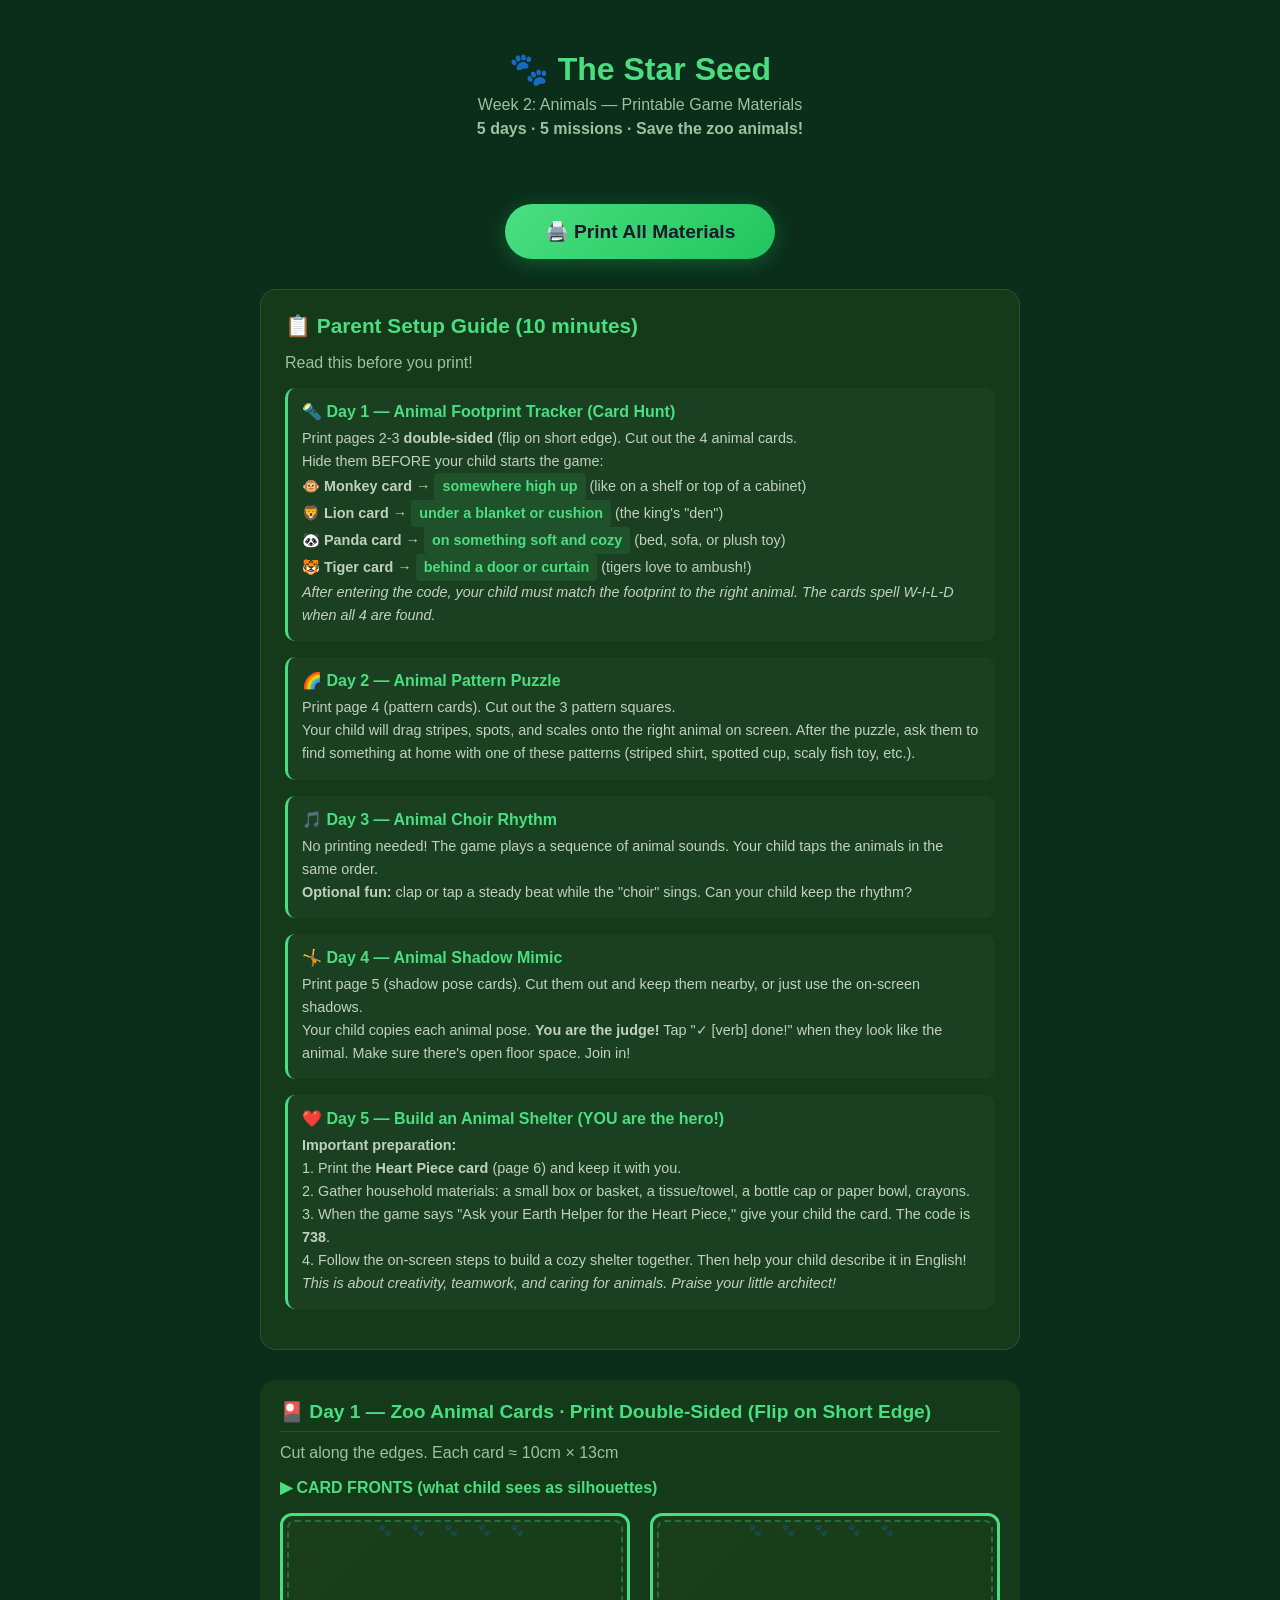
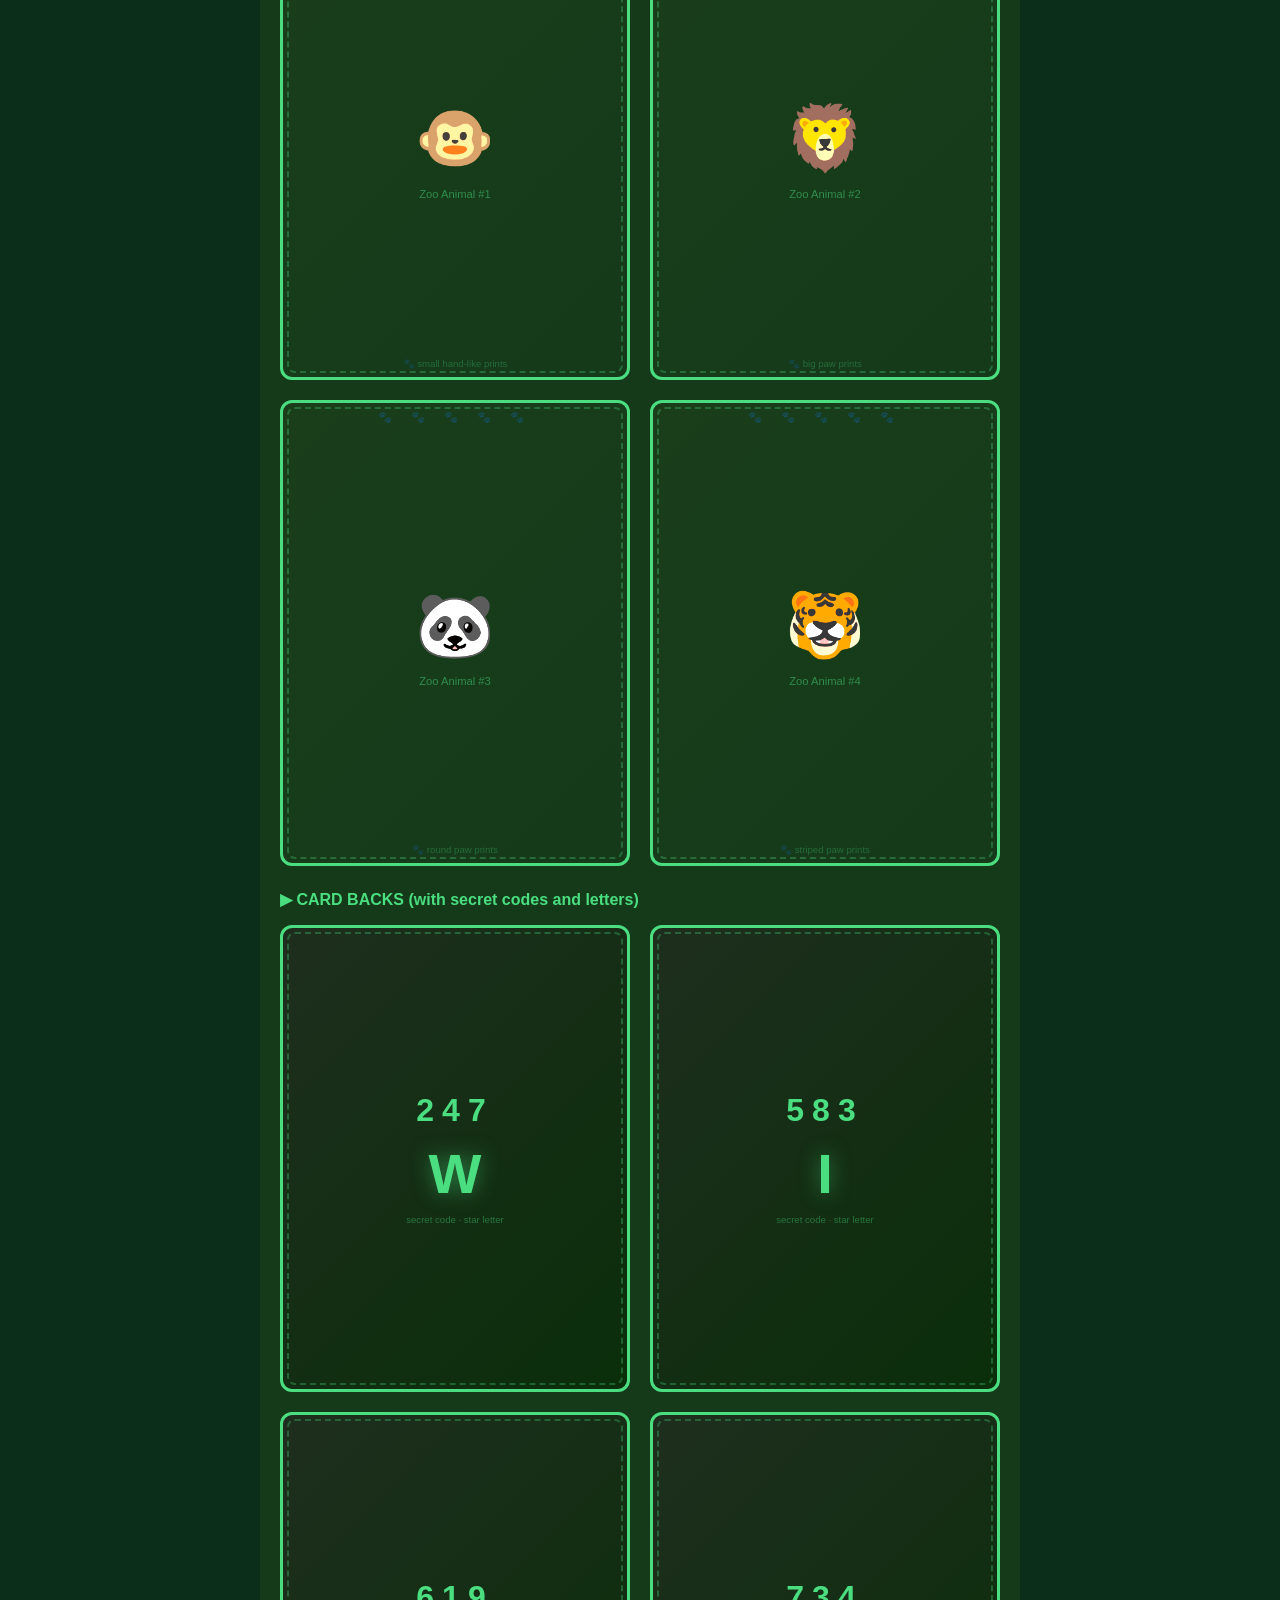
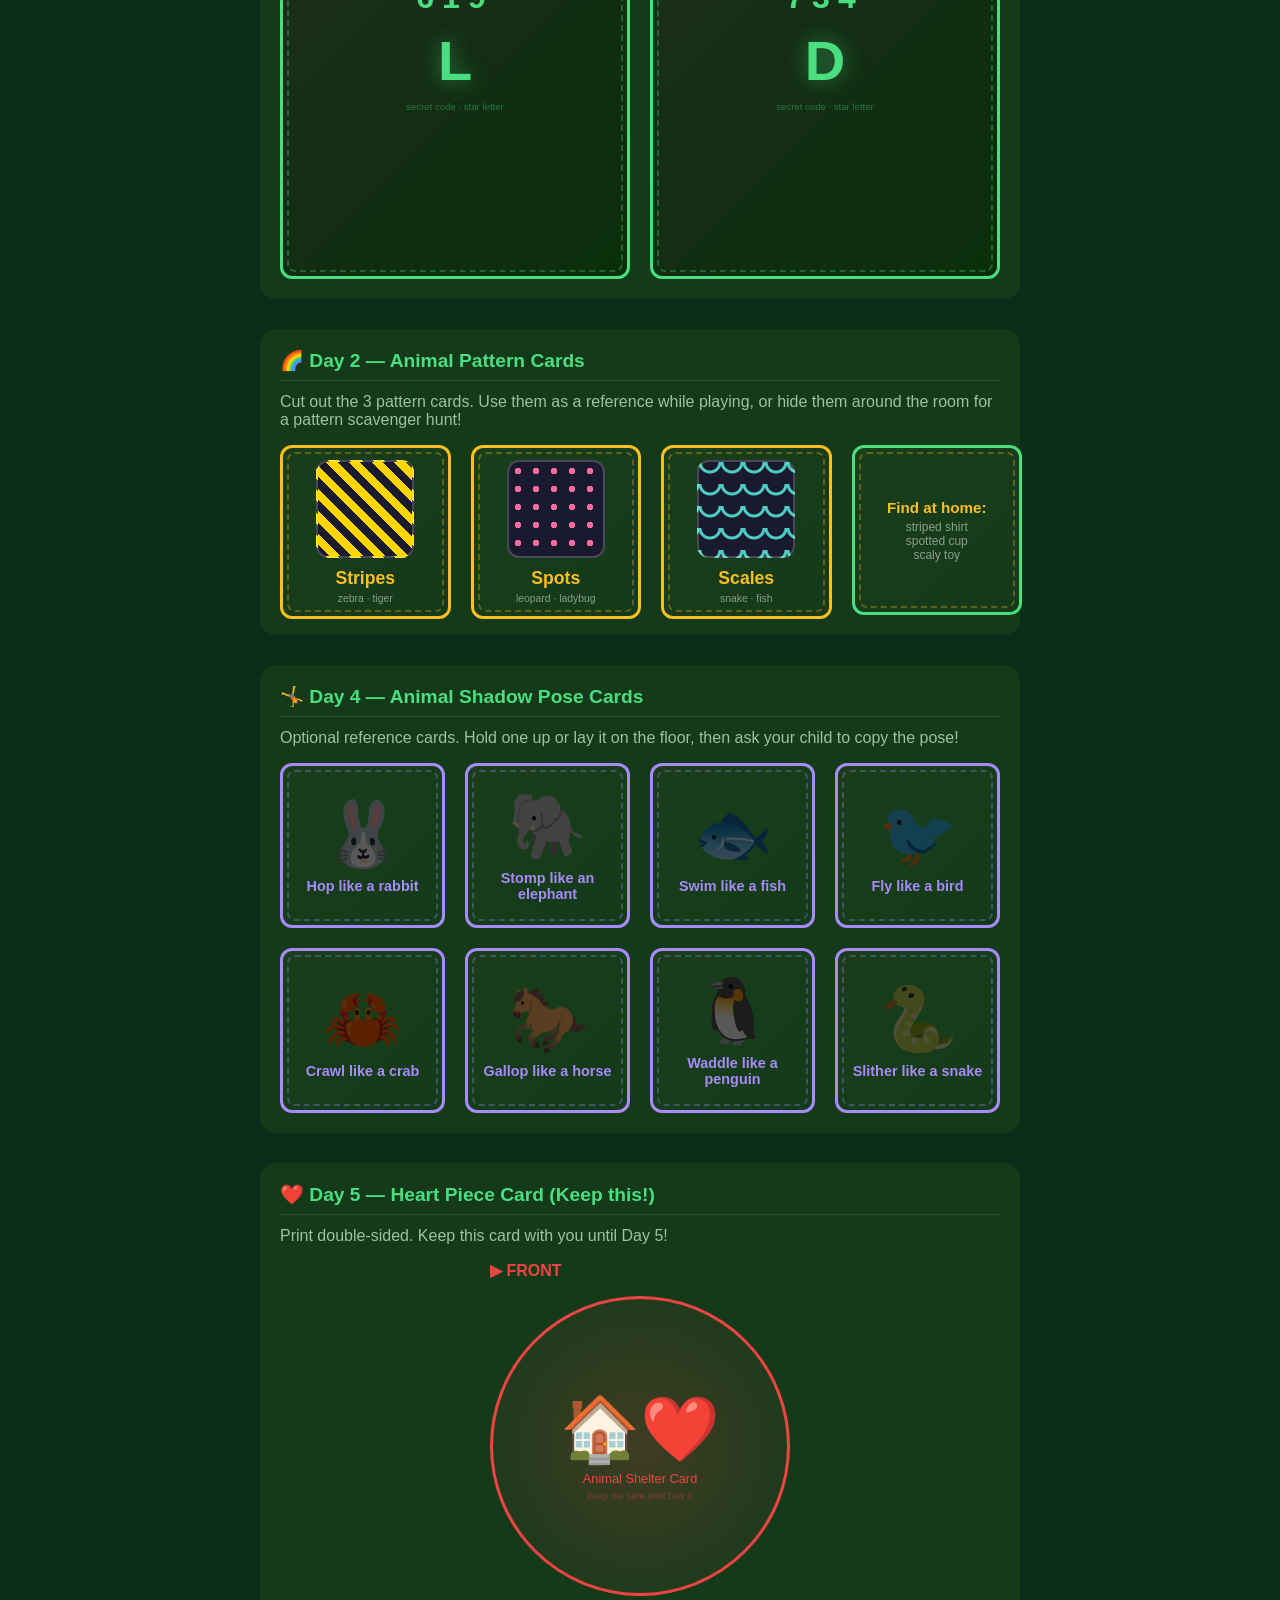
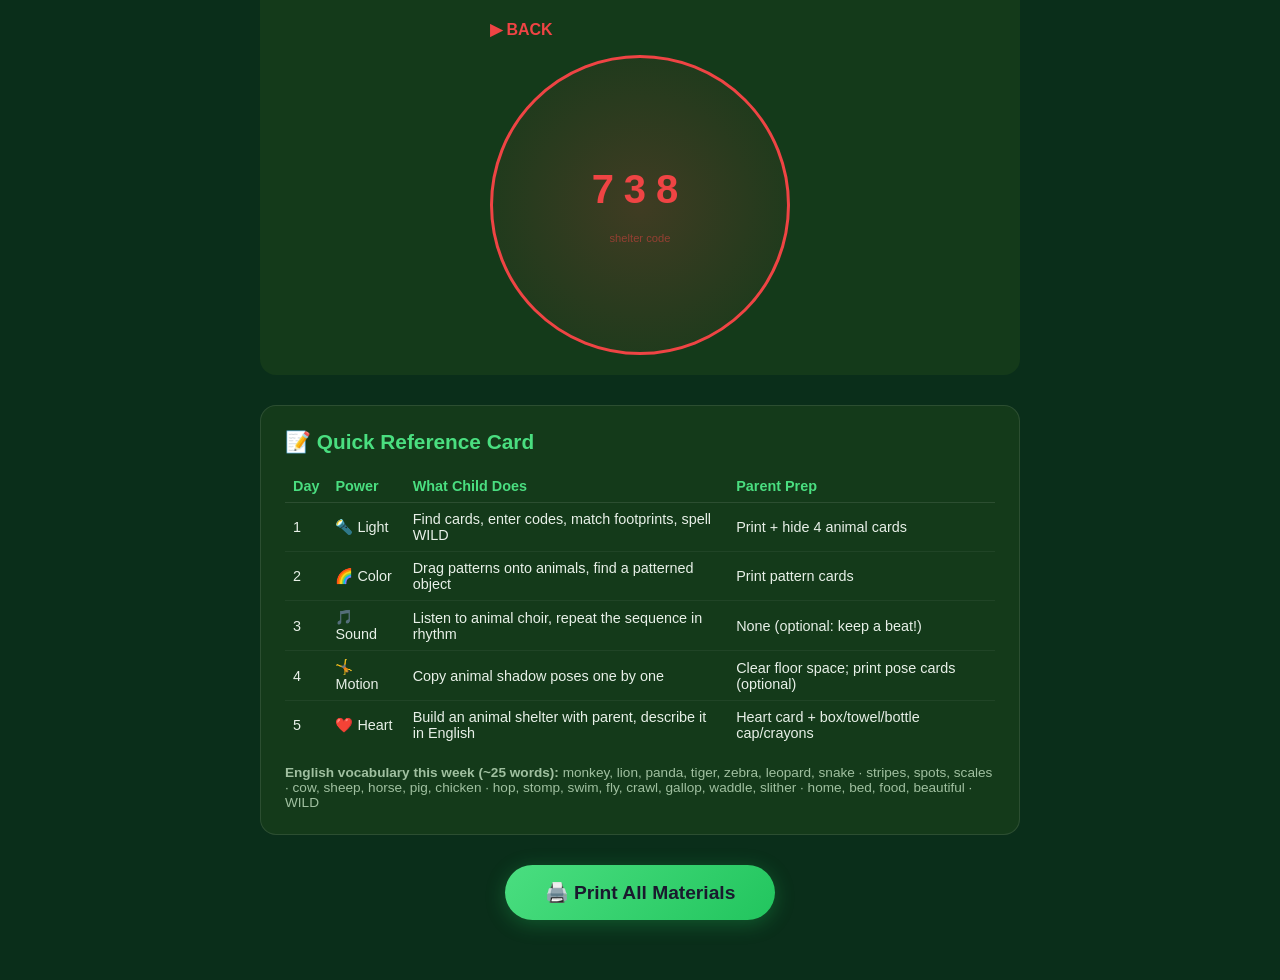
<file: printable/ep02-printable.html>
<!DOCTYPE html>
<html lang="en">
<head>
  <meta charset="UTF-8">
  <meta name="viewport" content="width=device-width, initial-scale=1.0">
  <title>The Star Seed — Week 2 Printable Materials</title>
  <style>
    /* --- Screen view styles --- */
    * { box-sizing: border-box; margin: 0; padding: 0; }

    body {
      font-family: -apple-system, BlinkMacSystemFont, 'Segoe UI', Roboto, sans-serif;
      background: #0a2e1a;
      color: #e8f0e8;
      padding: 20px;
      max-width: 800px;
      margin: 0 auto;
    }

    .print-header {
      text-align: center;
      padding: 30px 0;
    }

    .print-header h1 {
      font-size: 2rem;
      color: #4ade80;
      margin-bottom: 8px;
    }

    .print-header p {
      color: #a0c0a0;
      margin-bottom: 6px;
    }

    .print-instructions {
      background: #143a1a;
      border-radius: 16px;
      padding: 24px;
      margin: 20px 0;
      border: 1px solid rgba(255,255,255,0.1);
    }

    .print-instructions h2 {
      color: #4ade80;
      margin-bottom: 16px;
      font-size: 1.3rem;
    }

    .print-instructions ol {
      padding-left: 20px;
      line-height: 1.8;
    }

    .print-instructions li {
      margin-bottom: 8px;
    }

    .print-section {
      margin: 30px 0;
      padding: 20px;
      background: #143a1a;
      border-radius: 16px;
      page-break-before: always;
    }

    .print-section h3 {
      color: #4ade80;
      margin-bottom: 12px;
      font-size: 1.2rem;
      border-bottom: 1px solid rgba(255,255,255,0.1);
      padding-bottom: 8px;
    }

    .cards-grid {
      display: grid;
      grid-template-columns: repeat(2, 1fr);
      gap: 20px;
    }

    .cards-grid-4 {
      grid-template-columns: repeat(4, 1fr);
    }

    /* Card front */
    .card {
      width: 100%;
      aspect-ratio: 3/4;
      border: 3px solid #4ade80;
      border-radius: 12px;
      display: flex;
      flex-direction: column;
      align-items: center;
      justify-content: center;
      background: linear-gradient(135deg, #1a3e1a, #143a1a);
      position: relative;
      overflow: hidden;
    }

    .card::before {
      content: '';
      position: absolute;
      inset: 4px;
      border: 2px dashed rgba(74,222,128,0.3);
      border-radius: 8px;
      pointer-events: none;
    }

    .card-stars {
      position: absolute;
      top: 8px;
      left: 0; right: 0;
      text-align: center;
      font-size: 0.7rem;
      letter-spacing: 8px;
      color: rgba(74,222,128,0.4);
    }

    .card-emoji {
      font-size: 4rem;
      margin: 8px 0;
      filter: brightness(1.2);
    }

    .card-number {
      font-size: 0.7rem;
      color: rgba(74,222,128,0.5);
      margin-top: 4px;
    }

    .card-fragment {
      position: absolute;
      bottom: 8px;
      font-size: 0.6rem;
      color: rgba(74,222,128,0.3);
    }

    /* Card back */
    .card-back {
      width: 100%;
      aspect-ratio: 3/4;
      border: 3px solid #4ade80;
      border-radius: 12px;
      display: flex;
      flex-direction: column;
      align-items: center;
      justify-content: center;
      background: linear-gradient(135deg, #1e2e1e, #0a2e0a);
      position: relative;
    }

    .card-back::before {
      content: '';
      position: absolute;
      inset: 4px;
      border: 2px dashed rgba(74,222,128,0.3);
      border-radius: 8px;
      pointer-events: none;
    }

    .back-code {
      font-size: 2rem;
      font-weight: 900;
      color: #4ade80;
      letter-spacing: 8px;
      margin-bottom: 12px;
    }

    .back-letter {
      font-size: 3.5rem;
      font-weight: 900;
      color: #4ade80;
      text-shadow: 0 0 20px rgba(74,222,128,0.5);
    }

    .back-label {
      font-size: 0.6rem;
      color: rgba(74,222,128,0.4);
      margin-top: 8px;
    }

    /* Pattern cards */
    .pattern-card {
      width: 100%;
      aspect-ratio: 1;
      border: 3px solid #fbbf24;
      border-radius: 12px;
      display: flex;
      flex-direction: column;
      align-items: center;
      justify-content: center;
      background: linear-gradient(135deg, #1a3e1a, #143a1a);
      position: relative;
      text-align: center;
      padding: 12px;
    }

    .pattern-card::before {
      content: '';
      position: absolute;
      inset: 4px;
      border: 2px dashed rgba(251,191,36,0.3);
      border-radius: 8px;
      pointer-events: none;
    }

    .pattern-sample {
      width: 70%;
      aspect-ratio: 1;
      border-radius: 12px;
      margin-bottom: 10px;
      border: 2px solid rgba(255,255,255,0.2);
    }

    .pattern-stripes {
      background: repeating-linear-gradient(
        45deg,
        #1a1a2e,
        #1a1a2e 8px,
        #ffd700 8px,
        #ffd700 16px
      );
    }

    .pattern-spots {
      background-color: #1a1a2e;
      background-image: radial-gradient(circle, #ff6b9d 25%, transparent 26%);
      background-size: 18px 18px;
    }

    .pattern-scales {
      background-color: #1a1a2e;
      background-image: radial-gradient(circle at 50% 0, transparent 8px, #4ecdc4 9px, #4ecdc4 11px, transparent 12px);
      background-size: 22px 22px;
    }

    .pattern-card-label {
      font-size: 1.1rem;
      font-weight: 700;
      color: #fbbf24;
    }

    .pattern-card-example {
      font-size: 0.65rem;
      color: rgba(255,255,255,0.5);
      margin-top: 4px;
    }

    /* Shadow pose cards */
    .pose-card {
      width: 100%;
      aspect-ratio: 1;
      border: 3px solid #a78bfa;
      border-radius: 12px;
      display: flex;
      flex-direction: column;
      align-items: center;
      justify-content: center;
      background: linear-gradient(135deg, #1a3e1a, #143a1a);
      position: relative;
      text-align: center;
      padding: 12px;
    }

    .pose-card::before {
      content: '';
      position: absolute;
      inset: 4px;
      border: 2px dashed rgba(167,139,250,0.3);
      border-radius: 8px;
      pointer-events: none;
    }

    .pose-emoji {
      font-size: 4rem;
      filter: brightness(0.35);
      margin-bottom: 6px;
    }

    .pose-label {
      font-size: 0.9rem;
      font-weight: 700;
      color: #a78bfa;
    }

    /* Heart piece card */
    .heart-card {
      width: 100%;
      max-width: 300px;
      margin: 0 auto;
    }

    .heart-piece-front, .heart-piece-back {
      aspect-ratio: 1;
      border: 3px solid #ef4444;
      border-radius: 50%;
      display: flex;
      flex-direction: column;
      align-items: center;
      justify-content: center;
      background: radial-gradient(circle, rgba(239,68,68,0.2), #143a1a);
      position: relative;
    }

    .heart-piece-front .heart-emoji {
      font-size: 4rem;
    }

    .heart-piece-front .heart-text {
      font-size: 0.8rem;
      color: #ef4444;
      margin-top: 4px;
    }

    .heart-piece-back .back-code {
      font-size: 2.5rem;
      font-weight: 900;
      color: #ef4444;
      letter-spacing: 10px;
    }

    /* Setup guide */
    .setup-day {
      margin: 16px 0;
      padding: 14px;
      background: rgba(255,255,255,0.03);
      border-radius: 10px;
      border-left: 3px solid #4ade80;
    }

    .setup-day h4 {
      color: #4ade80;
      margin-bottom: 6px;
    }

    .setup-day p {
      font-size: 0.9rem;
      line-height: 1.6;
      color: #c0d0c0;
    }

    .setup-day .hide-spot {
      display: inline-block;
      background: rgba(74,222,128,0.1);
      padding: 2px 8px;
      border-radius: 4px;
      color: #4ade80;
      font-weight: 600;
    }

    /* Print button */
    .print-btn {
      display: block;
      margin: 30px auto;
      padding: 16px 40px;
      font-size: 1.2rem;
      font-weight: 700;
      background: linear-gradient(135deg, #4ade80, #22c55e);
      color: #1a1a2e;
      border: none;
      border-radius: 50px;
      cursor: pointer;
      box-shadow: 0 4px 20px rgba(34,197,94,0.3);
    }

    /* ===== Print styles ===== */
    @media print {
      body {
        background: white;
        color: black;
        padding: 0;
        max-width: none;
      }

      .print-header {
        padding: 10px 0 20px;
      }

      .print-header h1 {
        color: #333;
        font-size: 1.6rem;
      }

      .print-header p {
        color: #666;
      }

      .print-btn {
        display: none !important;
      }

      .print-instructions {
        background: #fff;
        border: 1px solid #ddd;
        color: #333;
        page-break-after: always;
      }

      .print-instructions h2 {
        color: #333;
      }

      .print-section {
        background: white;
        border: 1px solid #ddd;
        page-break-before: always;
        margin: 10px 0;
        padding: 10px;
      }

      .print-section h3 {
        color: #333;
      }

      .card, .card-back, .pattern-card, .pose-card, .heart-piece-front, .heart-piece-back {
        border: 2px solid #333;
        background: white;
      }

      .card::before, .card-back::before, .pattern-card::before, .pose-card::before {
        border-color: rgba(0,0,0,0.15);
      }

      .card-stars, .card-number, .card-fragment, .back-label {
        color: #888;
      }

      .back-code, .back-letter {
        color: #333;
        text-shadow: none;
      }

      .pattern-card-label, .pose-label {
        color: #333;
      }

      .setup-day {
        background: #f9f9f9;
        border-left-color: #333;
      }

      .setup-day h4 { color: #333; }
      .setup-day p { color: #555; }

      .setup-day .hide-spot {
        background: #eee;
        color: #333;
      }

      .cards-grid {
        page-break-inside: avoid;
      }

      @page {
        size: A4;
        margin: 15mm;
      }
    }
  </style>
</head>
<body>

<div class="print-header">
  <h1>🐾 The Star Seed</h1>
  <p>Week 2: Animals — Printable Game Materials</p>
  <p><strong>5 days · 5 missions · Save the zoo animals!</strong></p>
</div>

<button class="print-btn" onclick="window.print()">🖨️ Print All Materials</button>

<!-- ===== PARENT INSTRUCTIONS ===== -->
<div class="print-instructions">
  <h2>📋 Parent Setup Guide (10 minutes)</h2>
  <p style="margin-bottom:14px;color:#a0c0a0;">Read this before you print!</p>

  <div class="setup-day">
    <h4>🔦 Day 1 — Animal Footprint Tracker (Card Hunt)</h4>
    <p>Print pages 2-3 <strong>double-sided</strong> (flip on short edge). Cut out the 4 animal cards.</p>
    <p>Hide them BEFORE your child starts the game:</p>
    <p>🐵 <strong>Monkey card</strong> → <span class="hide-spot">somewhere high up</span> (like on a shelf or top of a cabinet)</p>
    <p>🦁 <strong>Lion card</strong> → <span class="hide-spot">under a blanket or cushion</span> (the king's "den")</p>
    <p>🐼 <strong>Panda card</strong> → <span class="hide-spot">on something soft and cozy</span> (bed, sofa, or plush toy)</p>
    <p>🐯 <strong>Tiger card</strong> → <span class="hide-spot">behind a door or curtain</span> (tigers love to ambush!)</p>
    <p><em>After entering the code, your child must match the footprint to the right animal. The cards spell W-I-L-D when all 4 are found.</em></p>
  </div>

  <div class="setup-day">
    <h4>🌈 Day 2 — Animal Pattern Puzzle</h4>
    <p>Print page 4 (pattern cards). Cut out the 3 pattern squares.</p>
    <p>Your child will drag stripes, spots, and scales onto the right animal on screen. After the puzzle, ask them to find something at home with one of these patterns (striped shirt, spotted cup, scaly fish toy, etc.).</p>
  </div>

  <div class="setup-day">
    <h4>🎵 Day 3 — Animal Choir Rhythm</h4>
    <p>No printing needed! The game plays a sequence of animal sounds. Your child taps the animals in the same order.</p>
    <p><strong>Optional fun:</strong> clap or tap a steady beat while the "choir" sings. Can your child keep the rhythm?</p>
  </div>

  <div class="setup-day">
    <h4>🤸 Day 4 — Animal Shadow Mimic</h4>
    <p>Print page 5 (shadow pose cards). Cut them out and keep them nearby, or just use the on-screen shadows.</p>
    <p>Your child copies each animal pose. <strong>You are the judge!</strong> Tap "✓ [verb] done!" when they look like the animal. Make sure there's open floor space. Join in!</p>
  </div>

  <div class="setup-day">
    <h4>❤️ Day 5 — Build an Animal Shelter (YOU are the hero!)</h4>
    <p><strong>Important preparation:</strong></p>
    <p>1. Print the <strong>Heart Piece card</strong> (page 6) and keep it with you.</p>
    <p>2. Gather household materials: a small box or basket, a tissue/towel, a bottle cap or paper bowl, crayons.</p>
    <p>3. When the game says "Ask your Earth Helper for the Heart Piece," give your child the card. The code is <strong>738</strong>.</p>
    <p>4. Follow the on-screen steps to build a cozy shelter together. Then help your child describe it in English!</p>
    <p><em>This is about creativity, teamwork, and caring for animals. Praise your little architect!</em></p>
  </div>
</div>

<!-- ===== DAY 1 CARDS (Pages 2-3) ===== -->
<div class="print-section">
  <h3>🎴 Day 1 — Zoo Animal Cards · Print Double-Sided (Flip on Short Edge)</h3>
  <p style="color:#a0c0a0;margin-bottom:16px;">Cut along the edges. Each card ≈ 10cm × 13cm</p>

  <!-- Front sides -->
  <h4 style="color:#4ade80;margin:16px 0;">▶ CARD FRONTS (what child sees as silhouettes)</h4>
  <div class="cards-grid">
    <!-- Card 1: Monkey 🐵 → W -->
    <div class="card">
      <div class="card-stars">🐾 🐾 🐾 🐾 🐾</div>
      <div class="card-emoji">🐵</div>
      <div class="card-number">Zoo Animal #1</div>
      <div class="card-fragment">🐾 small hand-like prints</div>
    </div>

    <!-- Card 2: Lion 🦁 → I -->
    <div class="card">
      <div class="card-stars">🐾 🐾 🐾 🐾 🐾</div>
      <div class="card-emoji">🦁</div>
      <div class="card-number">Zoo Animal #2</div>
      <div class="card-fragment">🐾 big paw prints</div>
    </div>

    <!-- Card 3: Panda 🐼 → L -->
    <div class="card">
      <div class="card-stars">🐾 🐾 🐾 🐾 🐾</div>
      <div class="card-emoji">🐼</div>
      <div class="card-number">Zoo Animal #3</div>
      <div class="card-fragment">🐾 round paw prints</div>
    </div>

    <!-- Card 4: Tiger 🐯 → D -->
    <div class="card">
      <div class="card-stars">🐾 🐾 🐾 🐾 🐾</div>
      <div class="card-emoji">🐯</div>
      <div class="card-number">Zoo Animal #4</div>
      <div class="card-fragment">🐾 striped paw prints</div>
    </div>
  </div>

  <!-- Back sides -->
  <h4 style="color:#4ade80;margin:24px 0 16px;">▶ CARD BACKS (with secret codes and letters)</h4>
  <div class="cards-grid">
    <!-- Back 1: Monkey → W, 247 -->
    <div class="card-back">
      <div class="back-code">247</div>
      <div class="back-letter">W</div>
      <div class="back-label">secret code · star letter</div>
    </div>

    <!-- Back 2: Lion → I, 583 -->
    <div class="card-back">
      <div class="back-code">583</div>
      <div class="back-letter">I</div>
      <div class="back-label">secret code · star letter</div>
    </div>

    <!-- Back 3: Panda → L, 619 -->
    <div class="card-back">
      <div class="back-code">619</div>
      <div class="back-letter">L</div>
      <div class="back-label">secret code · star letter</div>
    </div>

    <!-- Back 4: Tiger → D, 734 -->
    <div class="card-back">
      <div class="back-code">734</div>
      <div class="back-letter">D</div>
      <div class="back-label">secret code · star letter</div>
    </div>
  </div>
</div>

<!-- ===== DAY 2 PATTERN CARDS (Page 4) ===== -->
<div class="print-section">
  <h3>🌈 Day 2 — Animal Pattern Cards</h3>
  <p style="color:#a0c0a0;margin-bottom:16px;">Cut out the 3 pattern cards. Use them as a reference while playing, or hide them around the room for a pattern scavenger hunt!</p>

  <div class="cards-grid cards-grid-4">
    <div class="pattern-card">
      <div class="pattern-sample pattern-stripes"></div>
      <div class="pattern-card-label">Stripes</div>
      <div class="pattern-card-example">zebra · tiger</div>
    </div>

    <div class="pattern-card">
      <div class="pattern-sample pattern-spots"></div>
      <div class="pattern-card-label">Spots</div>
      <div class="pattern-card-example">leopard · ladybug</div>
    </div>

    <div class="pattern-card">
      <div class="pattern-sample pattern-scales"></div>
      <div class="pattern-card-label">Scales</div>
      <div class="pattern-card-example">snake · fish</div>
    </div>

    <div class="pattern-card" style="border-color:#4ade80;">
      <div class="pattern-card-label" style="font-size:0.95rem;">Find at home:</div>
      <div class="pattern-card-example" style="font-size:0.75rem;">striped shirt<br>spotted cup<br>scaly toy</div>
    </div>
  </div>
</div>

<!-- ===== DAY 4 SHADOW POSE CARDS (Page 5) ===== -->
<div class="print-section">
  <h3>🤸 Day 4 — Animal Shadow Pose Cards</h3>
  <p style="color:#a0c0a0;margin-bottom:16px;">Optional reference cards. Hold one up or lay it on the floor, then ask your child to copy the pose!</p>

  <div class="cards-grid cards-grid-4">
    <div class="pose-card">
      <div class="pose-emoji">🐰</div>
      <div class="pose-label">Hop like a rabbit</div>
    </div>

    <div class="pose-card">
      <div class="pose-emoji">🐘</div>
      <div class="pose-label">Stomp like an elephant</div>
    </div>

    <div class="pose-card">
      <div class="pose-emoji">🐟</div>
      <div class="pose-label">Swim like a fish</div>
    </div>

    <div class="pose-card">
      <div class="pose-emoji">🐦</div>
      <div class="pose-label">Fly like a bird</div>
    </div>

    <div class="pose-card">
      <div class="pose-emoji">🦀</div>
      <div class="pose-label">Crawl like a crab</div>
    </div>

    <div class="pose-card">
      <div class="pose-emoji">🐎</div>
      <div class="pose-label">Gallop like a horse</div>
    </div>

    <div class="pose-card">
      <div class="pose-emoji">🐧</div>
      <div class="pose-label">Waddle like a penguin</div>
    </div>

    <div class="pose-card">
      <div class="pose-emoji">🐍</div>
      <div class="pose-label">Slither like a snake</div>
    </div>
  </div>
</div>

<!-- ===== HEART PIECE CARD (Page 6) ===== -->
<div class="print-section">
  <h3>❤️ Day 5 — Heart Piece Card (Keep this!)</h3>
  <p style="color:#a0c0a0;margin-bottom:16px;">Print double-sided. Keep this card with you until Day 5!</p>

  <div class="heart-card">
    <h4 style="color:#ef4444;margin:16px 0;">▶ FRONT</h4>
    <div class="heart-piece-front">
      <div class="heart-emoji">🏠❤️</div>
      <div class="heart-text">Animal Shelter Card</div>
      <div style="font-size:0.6rem;color:rgba(239,68,68,0.4);margin-top:4px;">keep me safe until Day 5</div>
    </div>

    <h4 style="color:#ef4444;margin:24px 0 16px;">▶ BACK</h4>
    <div class="heart-piece-back">
      <div class="back-code">738</div>
      <div style="font-size:0.7rem;color:rgba(239,68,68,0.5);margin-top:8px;">shelter code</div>
    </div>
  </div>
</div>

<!-- ===== QUICK REFERENCE ===== -->
<div class="print-instructions" style="page-break-before:always;">
  <h2>📝 Quick Reference Card</h2>
  <table style="width:100%;border-collapse:collapse;font-size:0.9rem;">
    <thead>
      <tr style="border-bottom:1px solid rgba(255,255,255,0.1);">
        <th style="padding:8px;text-align:left;color:#4ade80;">Day</th>
        <th style="padding:8px;text-align:left;color:#4ade80;">Power</th>
        <th style="padding:8px;text-align:left;color:#4ade80;">What Child Does</th>
        <th style="padding:8px;text-align:left;color:#4ade80;">Parent Prep</th>
      </tr>
    </thead>
    <tbody>
      <tr style="border-bottom:1px solid rgba(255,255,255,0.05);">
        <td style="padding:8px;">1</td>
        <td style="padding:8px;">🔦 Light</td>
        <td style="padding:8px;">Find cards, enter codes, match footprints, spell WILD</td>
        <td style="padding:8px;">Print + hide 4 animal cards</td>
      </tr>
      <tr style="border-bottom:1px solid rgba(255,255,255,0.05);">
        <td style="padding:8px;">2</td>
        <td style="padding:8px;">🌈 Color</td>
        <td style="padding:8px;">Drag patterns onto animals, find a patterned object</td>
        <td style="padding:8px;">Print pattern cards</td>
      </tr>
      <tr style="border-bottom:1px solid rgba(255,255,255,0.05);">
        <td style="padding:8px;">3</td>
        <td style="padding:8px;">🎵 Sound</td>
        <td style="padding:8px;">Listen to animal choir, repeat the sequence in rhythm</td>
        <td style="padding:8px;">None (optional: keep a beat!)</td>
      </tr>
      <tr style="border-bottom:1px solid rgba(255,255,255,0.05);">
        <td style="padding:8px;">4</td>
        <td style="padding:8px;">🤸 Motion</td>
        <td style="padding:8px;">Copy animal shadow poses one by one</td>
        <td style="padding:8px;">Clear floor space; print pose cards (optional)</td>
      </tr>
      <tr>
        <td style="padding:8px;">5</td>
        <td style="padding:8px;">❤️ Heart</td>
        <td style="padding:8px;">Build an animal shelter with parent, describe it in English</td>
        <td style="padding:8px;">Heart card + box/towel/bottle cap/crayons</td>
      </tr>
    </tbody>
  </table>
  <p style="margin-top:16px;font-size:0.85rem;color:#a0c0a0;">
    <strong>English vocabulary this week (~25 words):</strong>
    monkey, lion, panda, tiger, zebra, leopard, snake · stripes, spots, scales · cow, sheep, horse, pig, chicken · hop, stomp, swim, fly, crawl, gallop, waddle, slither · home, bed, food, beautiful · WILD
  </p>
</div>

<button class="print-btn" onclick="window.print()" style="margin-bottom:40px;">🖨️ Print All Materials</button>

</body>
</html>
</file>
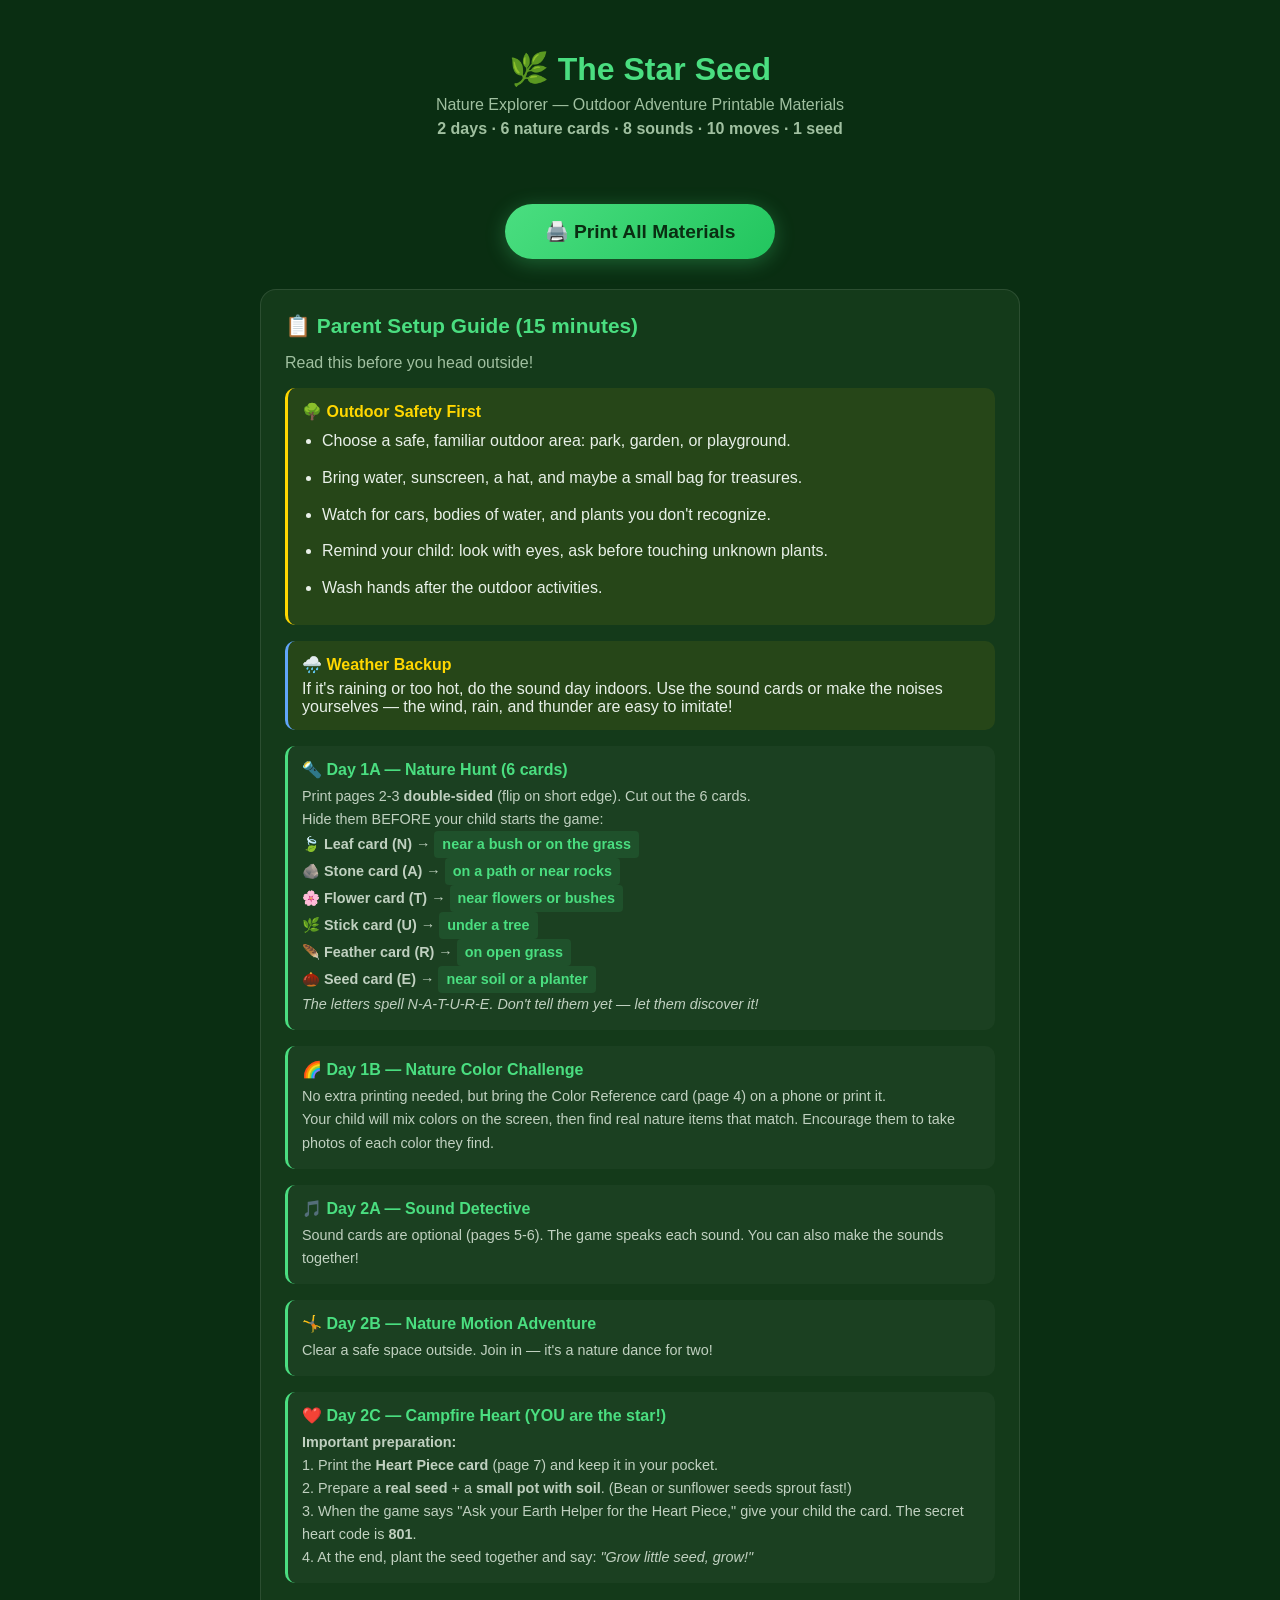
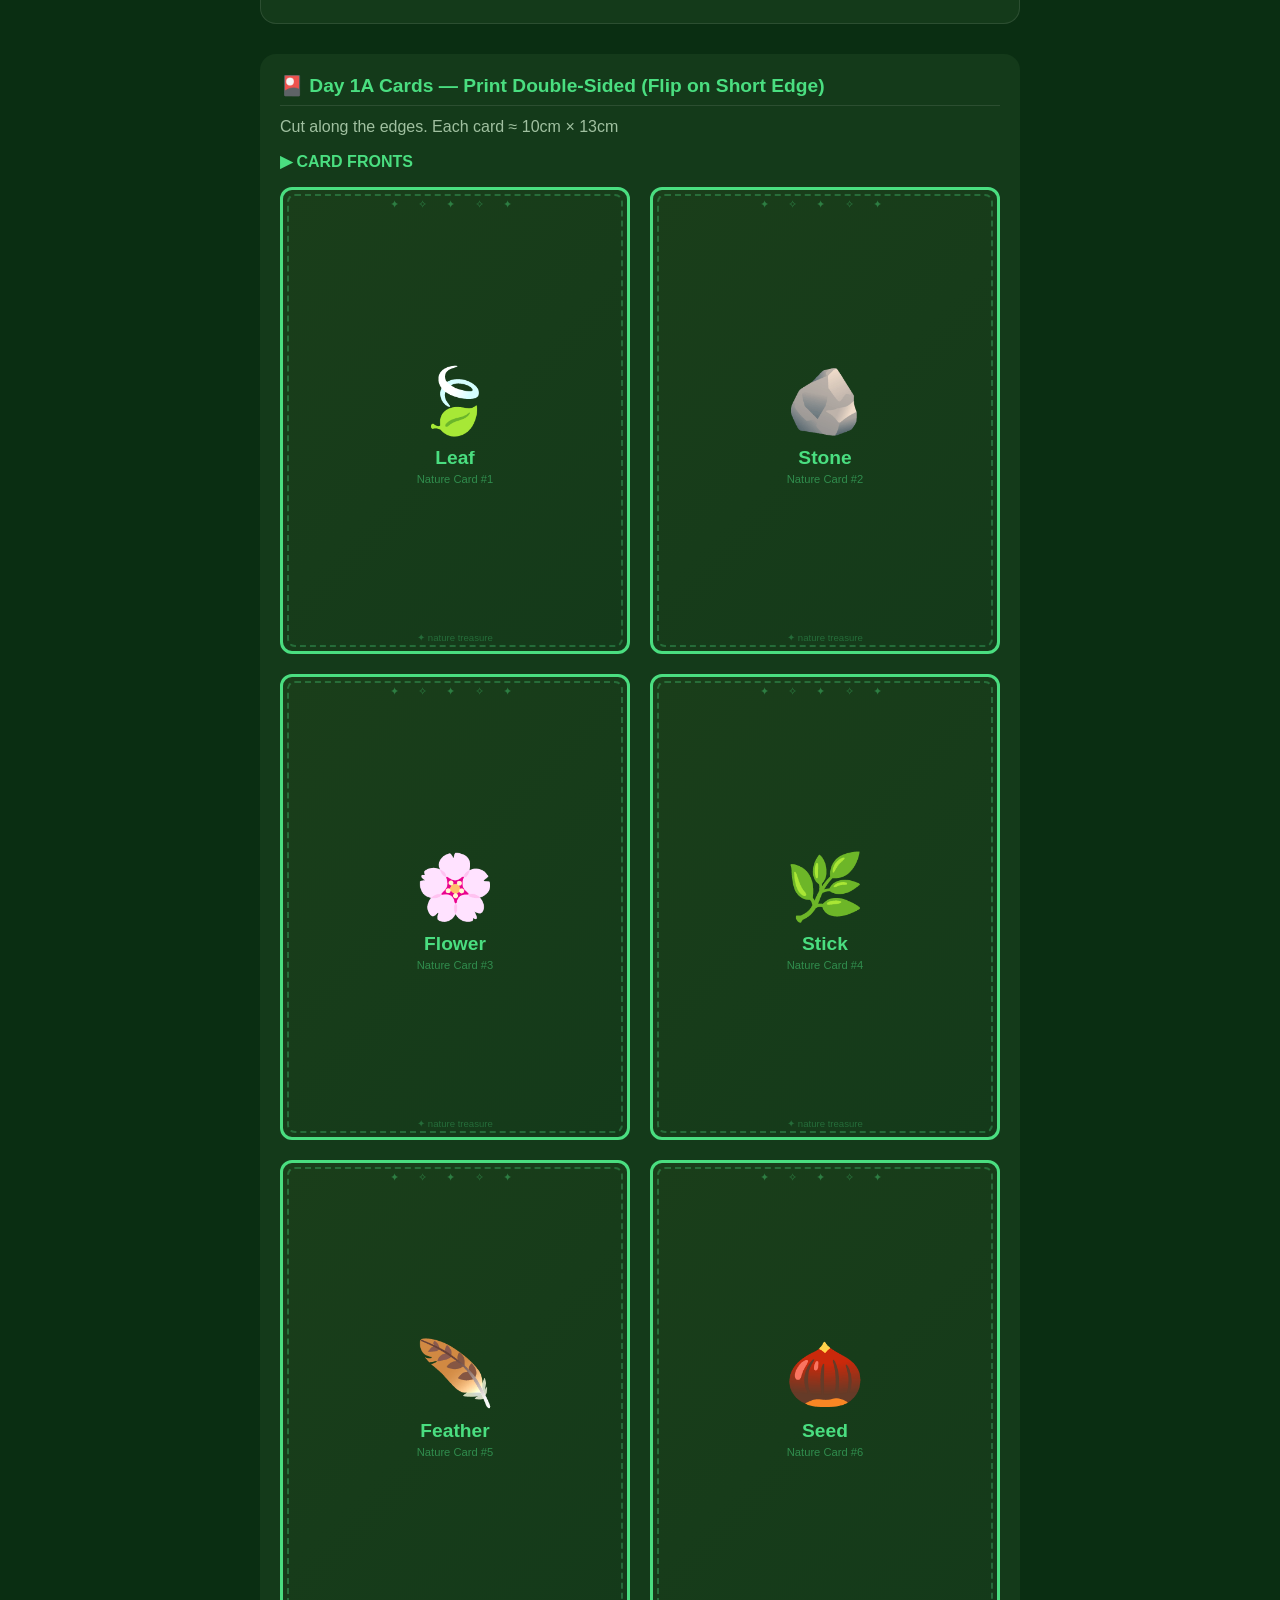
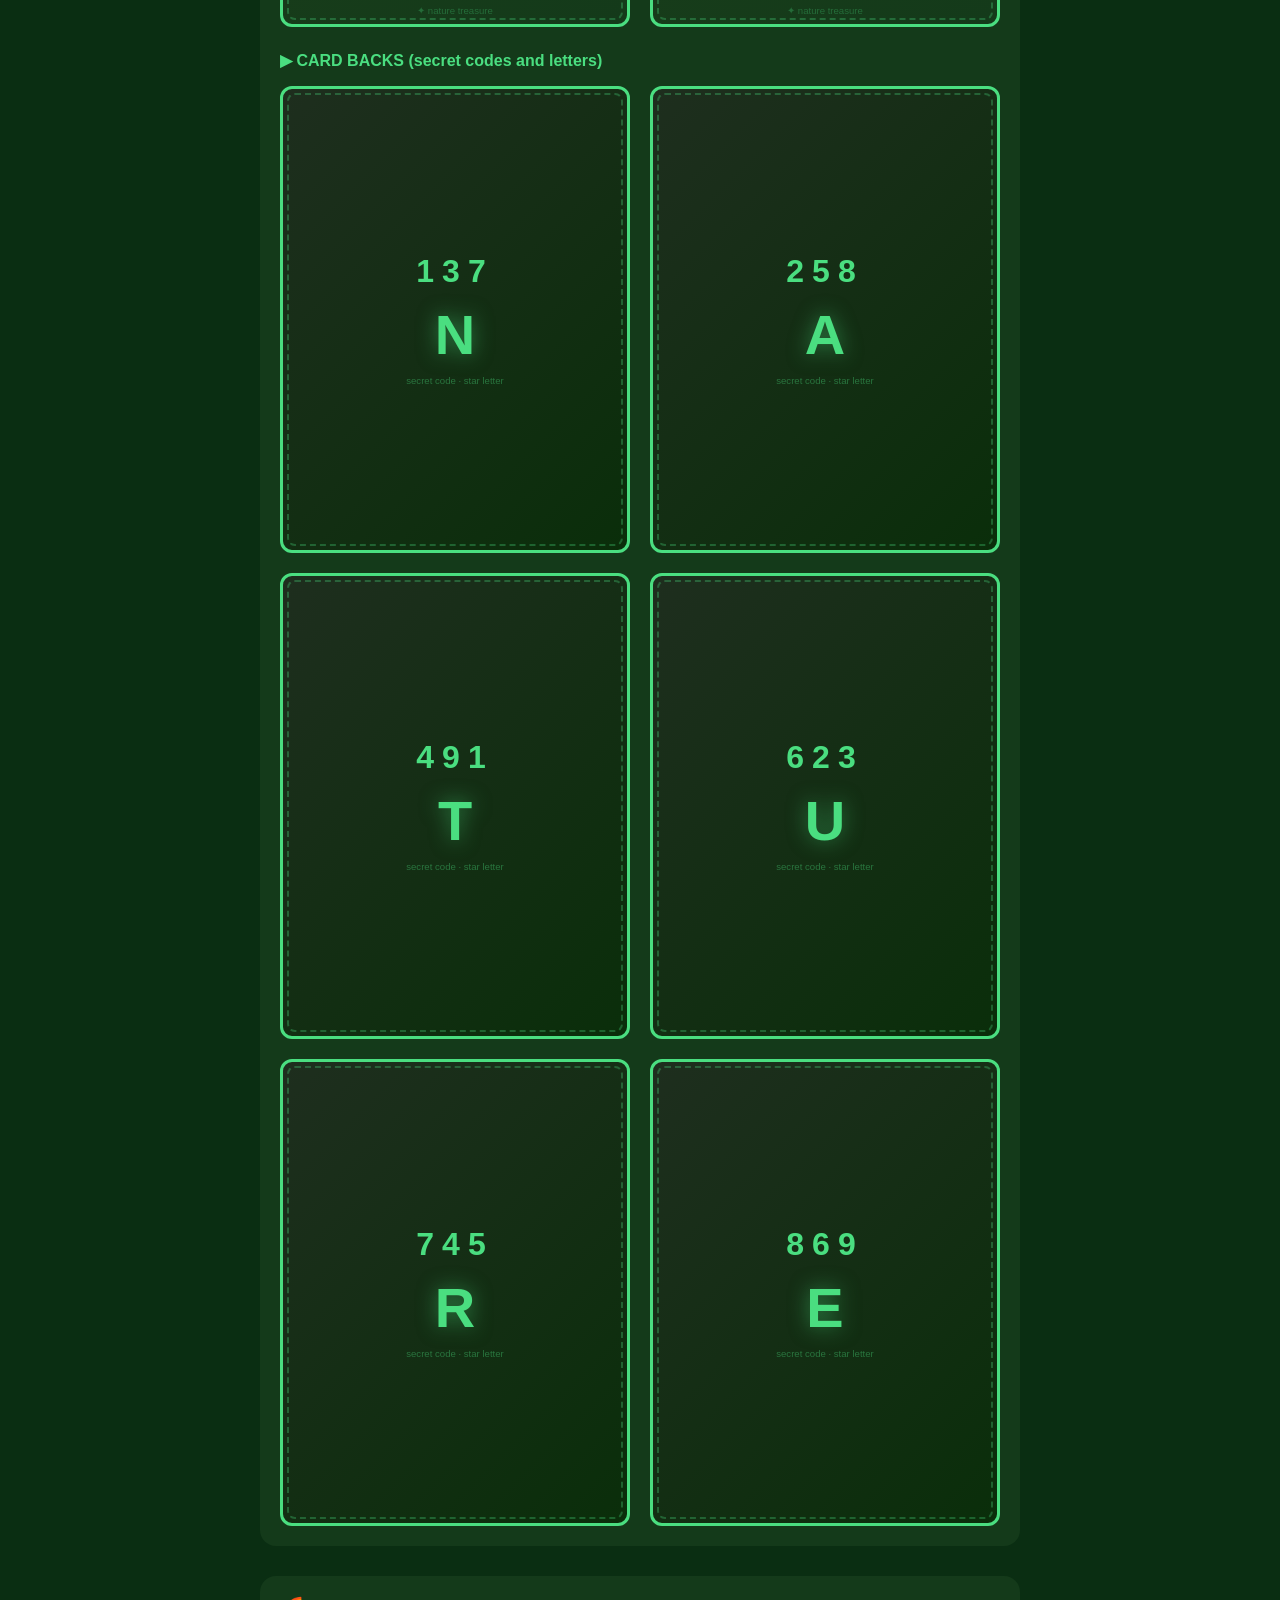
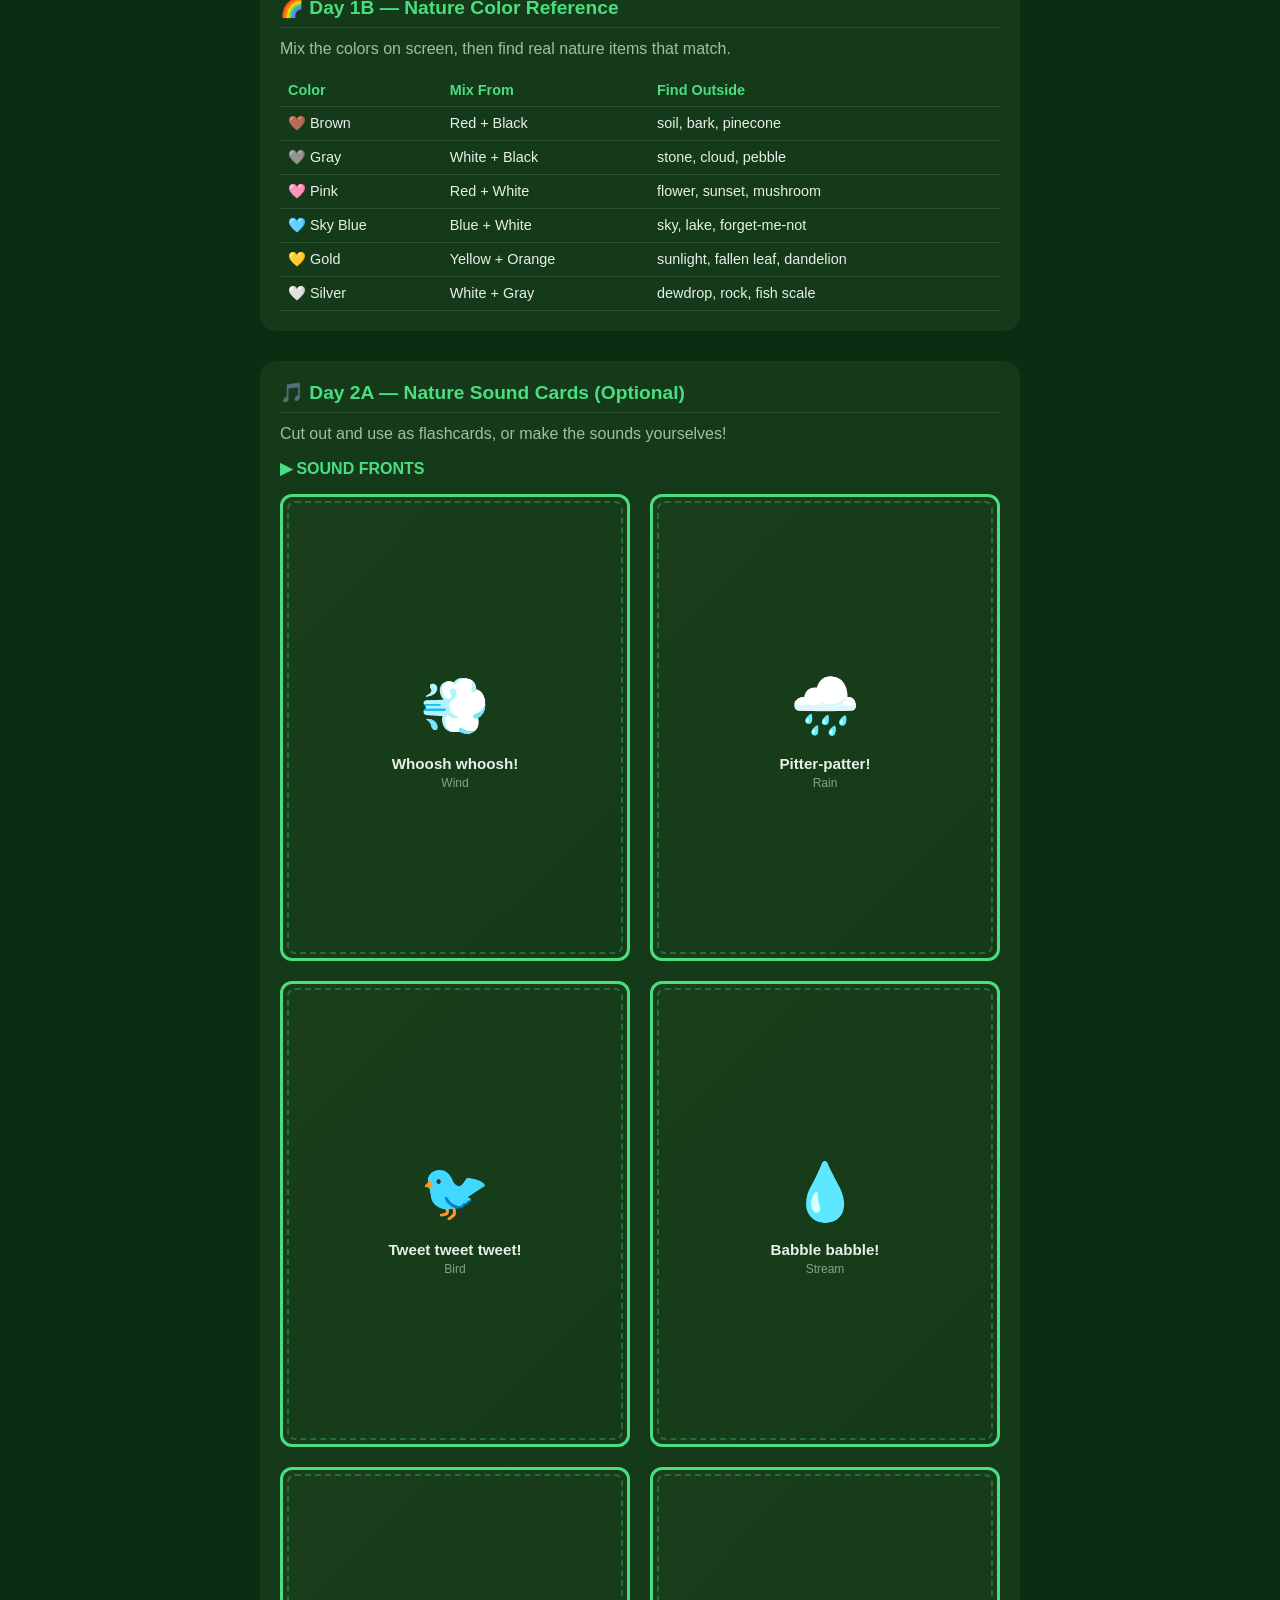
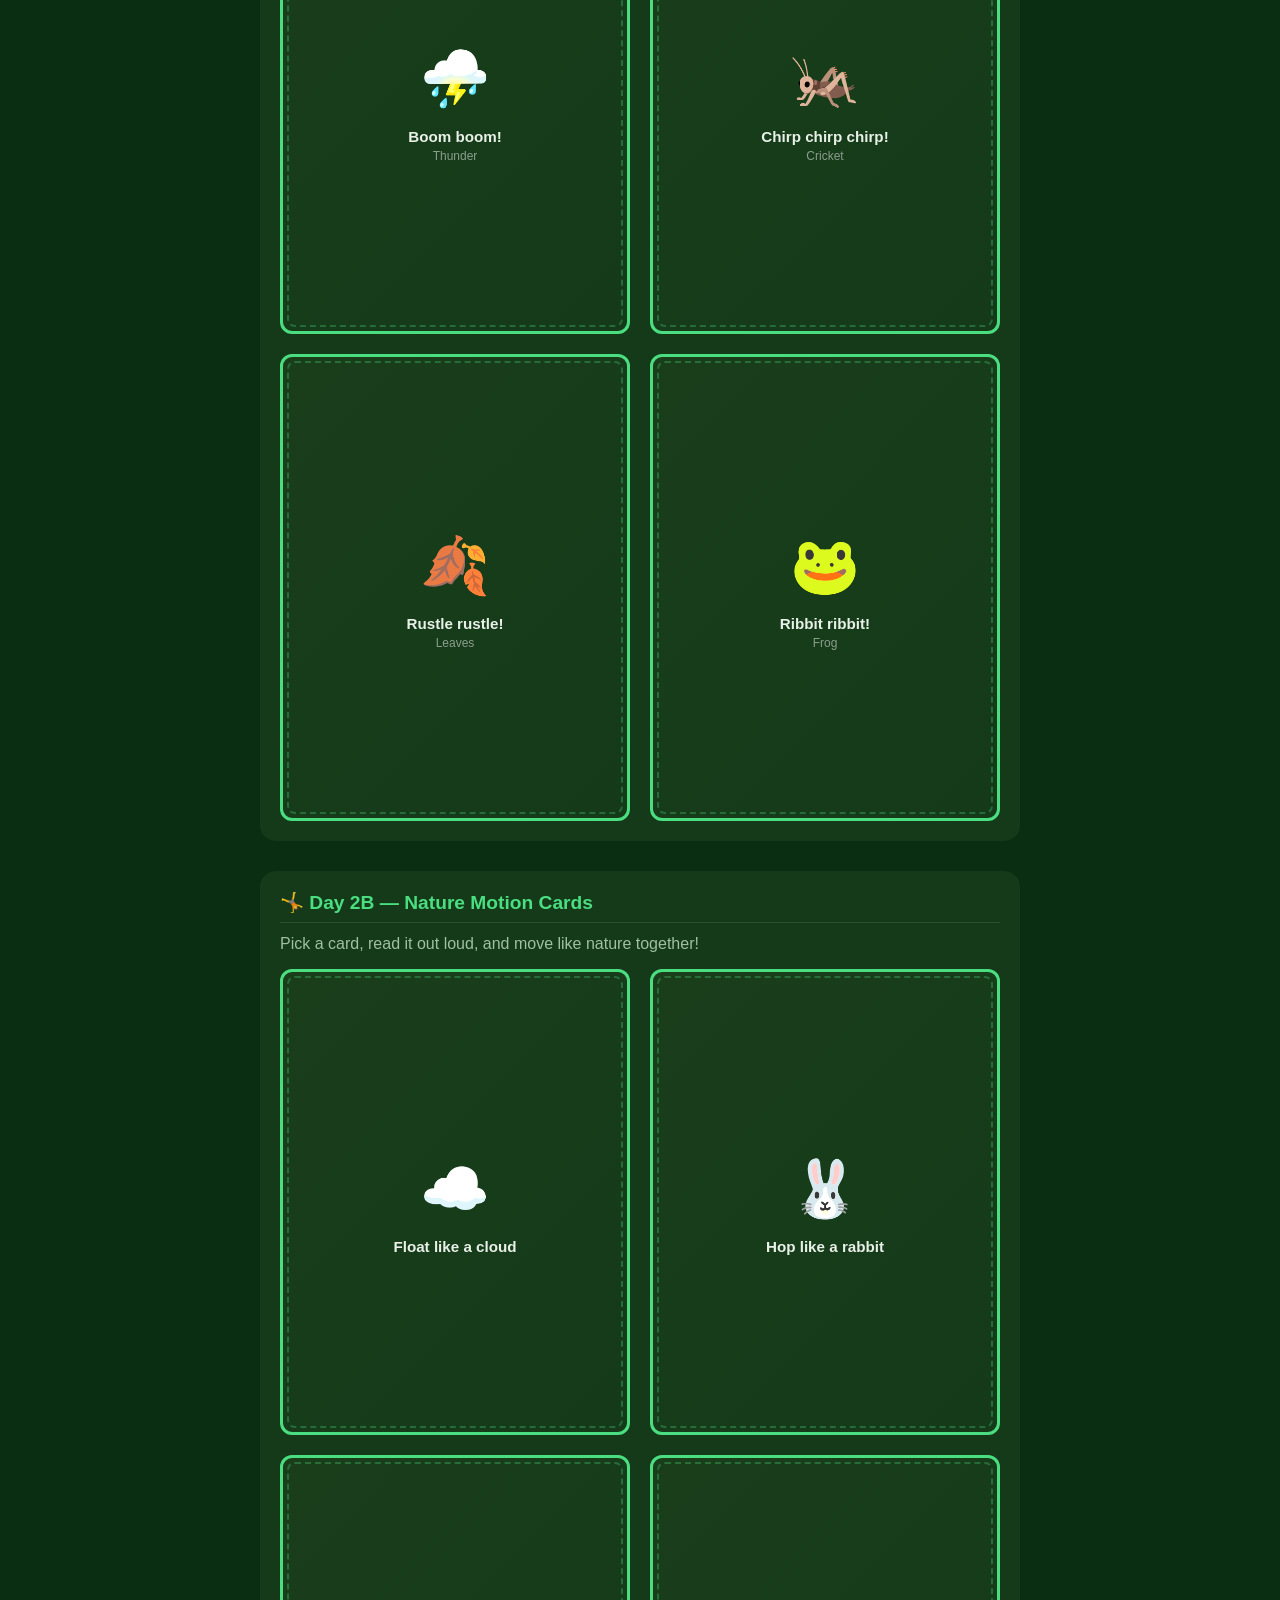
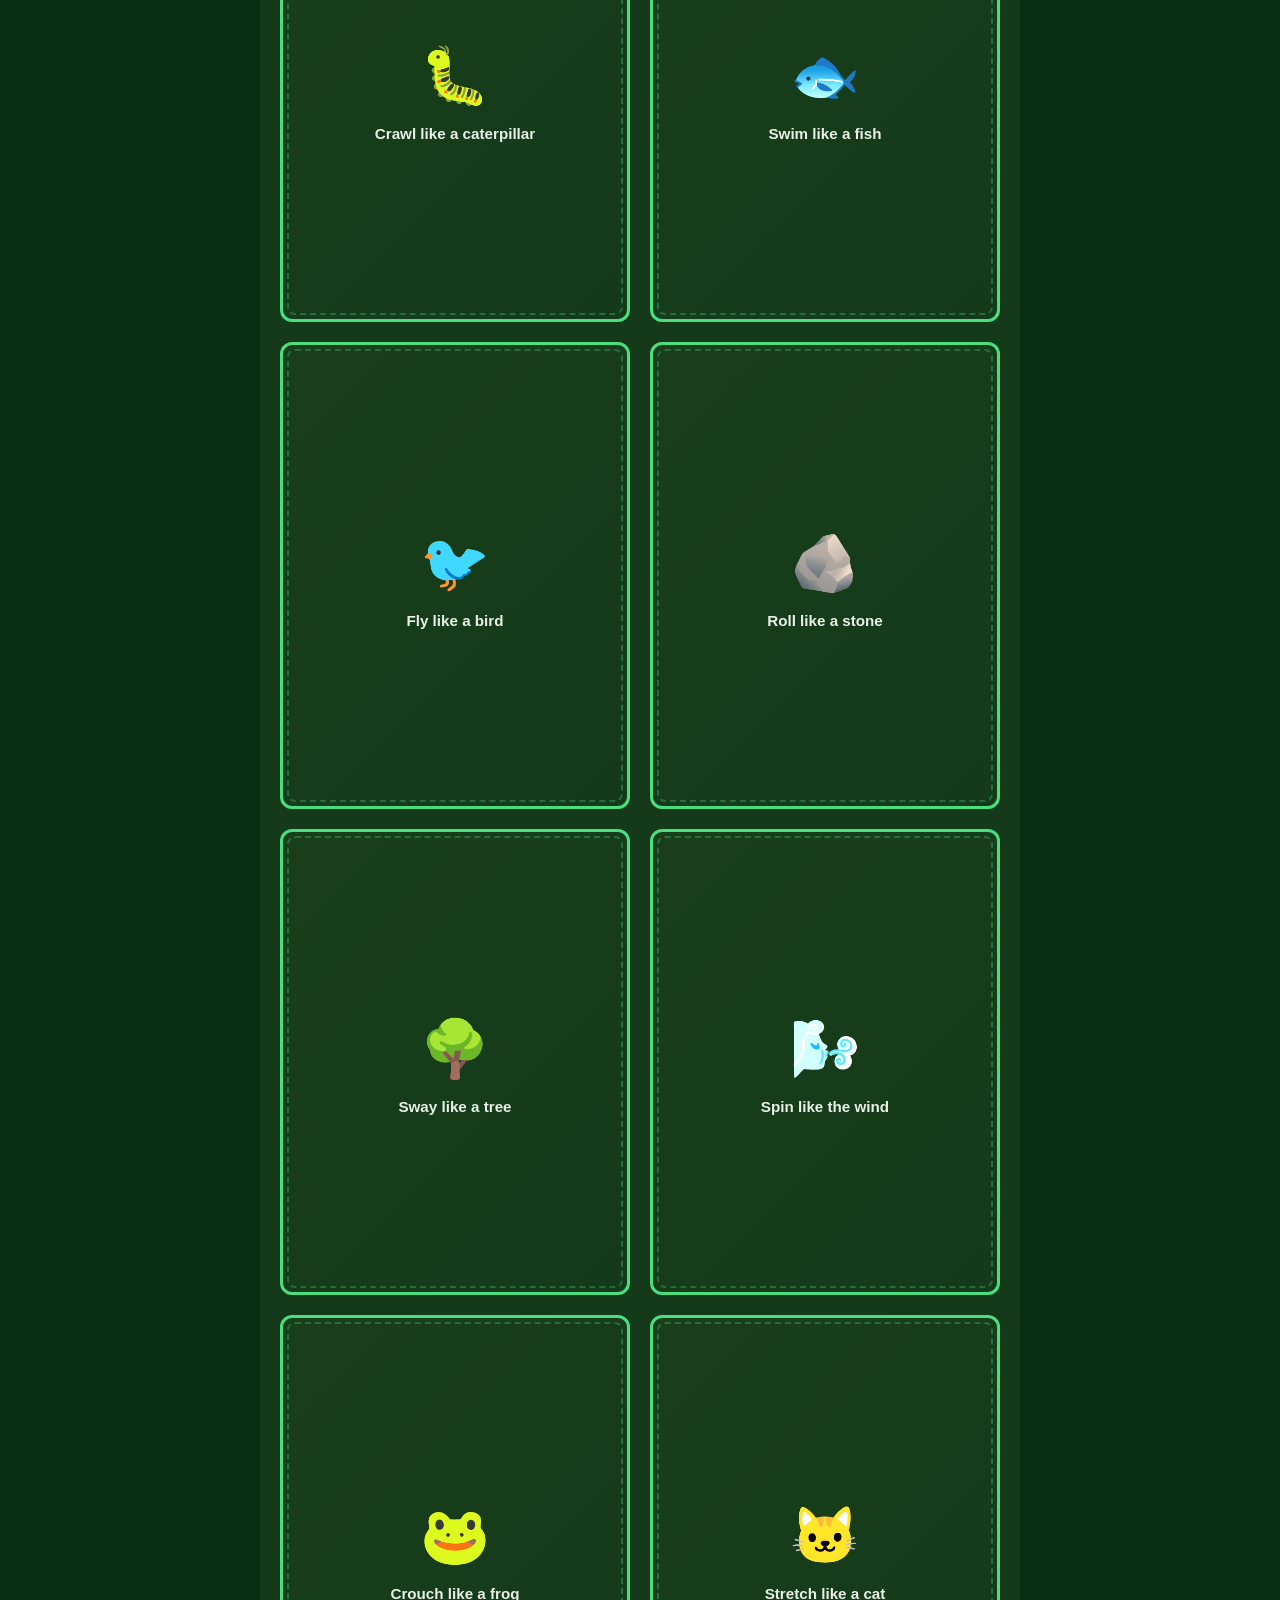
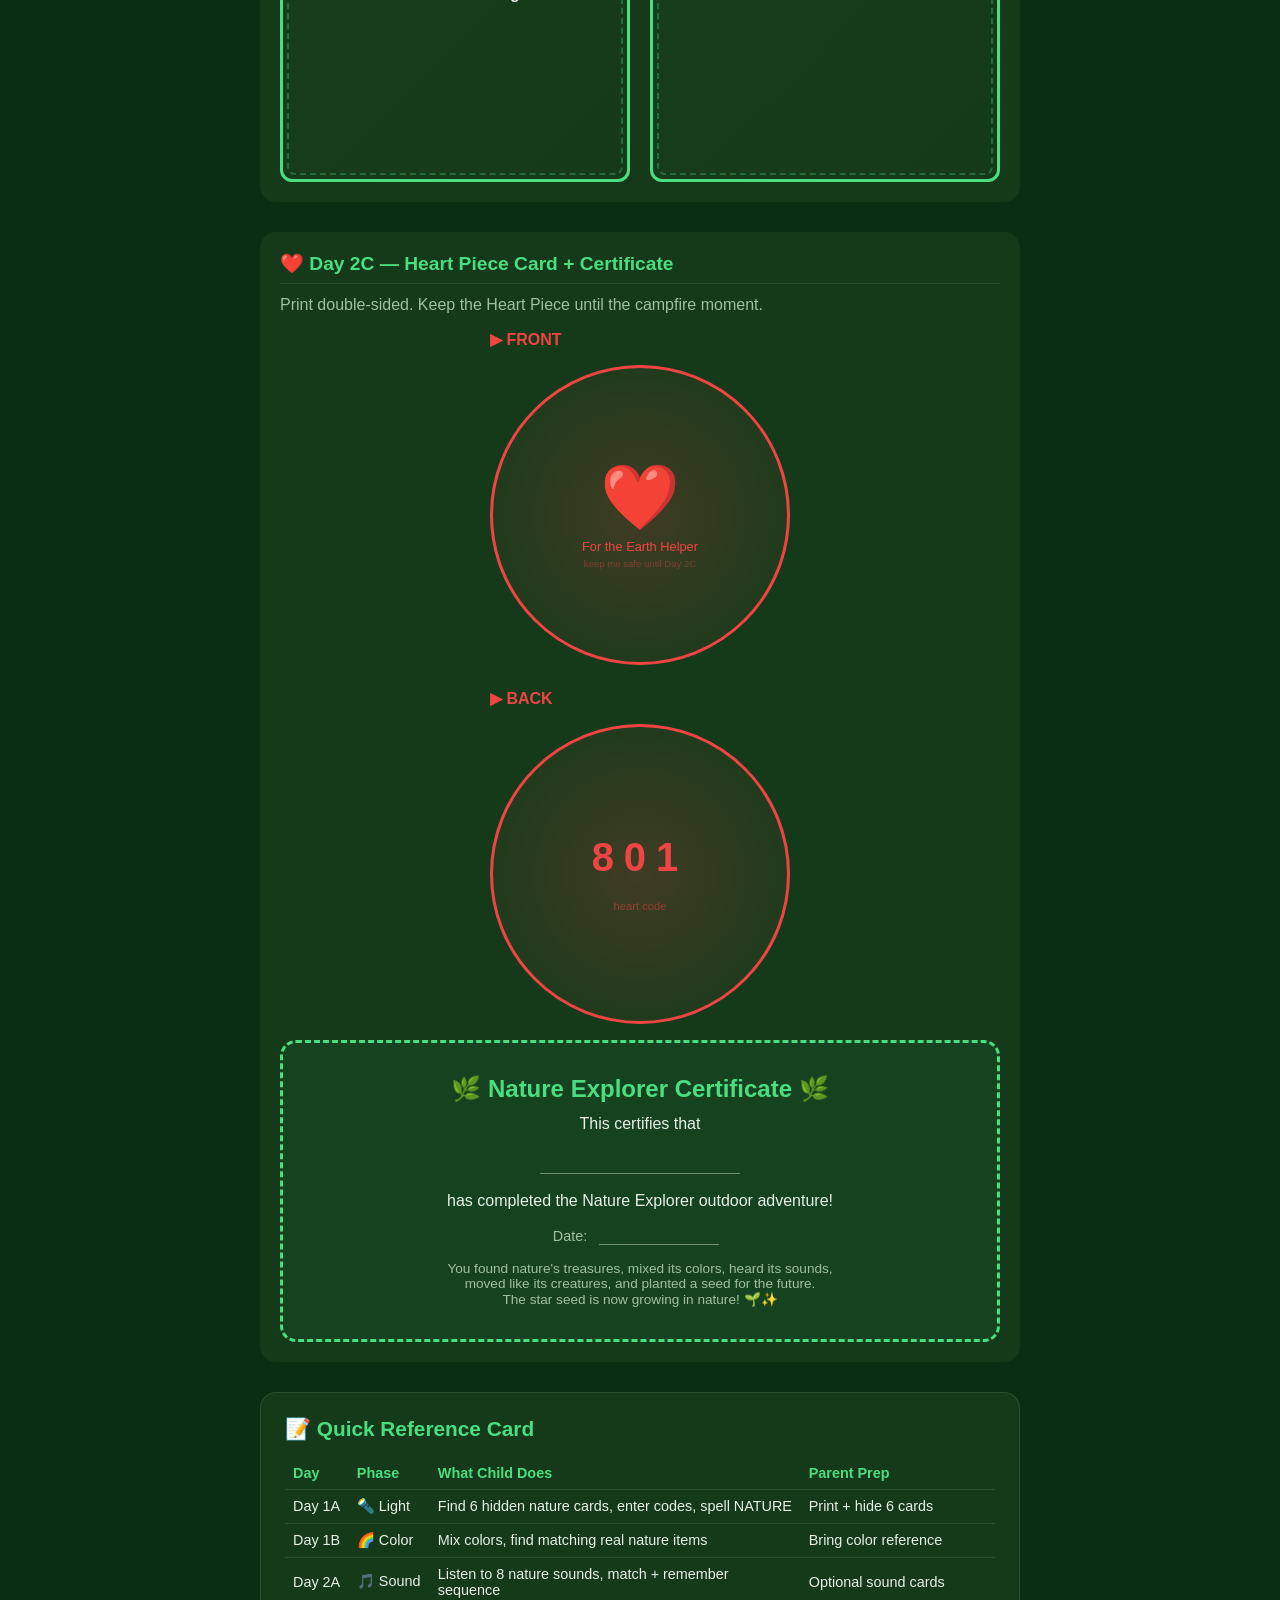
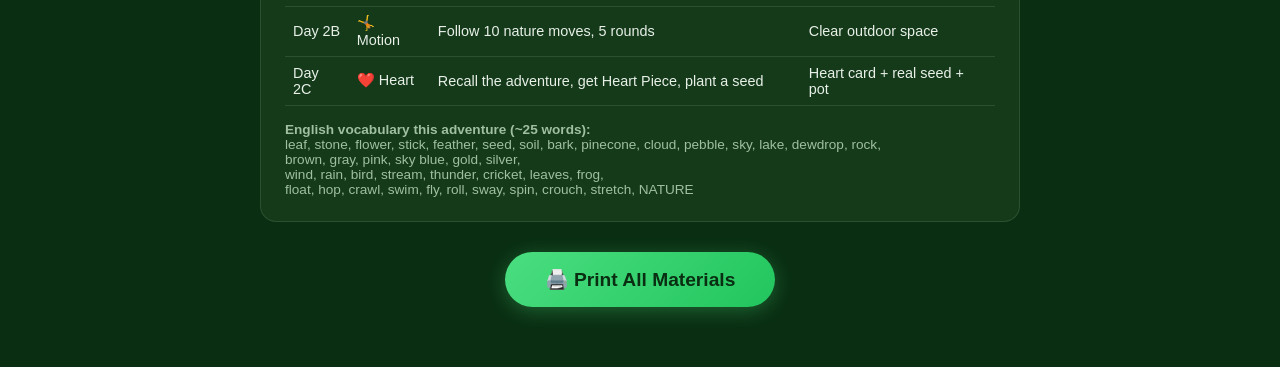
<file: printable/ep05-printable.html>
<!DOCTYPE html>
<html lang="en">
<head>
  <meta charset="UTF-8">
  <meta name="viewport" content="width=device-width, initial-scale=1.0">
  <title>The Star Seed — Nature Explorer Printable Materials</title>
  <style>
    /* --- Screen view styles --- */
    * { box-sizing: border-box; margin: 0; padding: 0; }

    body {
      font-family: -apple-system, BlinkMacSystemFont, 'Segoe UI', Roboto, sans-serif;
      background: #0a2e12;
      color: #e8f0e8;
      padding: 20px;
      max-width: 800px;
      margin: 0 auto;
    }

    .print-header {
      text-align: center;
      padding: 30px 0;
    }

    .print-header h1 {
      font-size: 2rem;
      color: #4ade80;
      margin-bottom: 8px;
    }

    .print-header p {
      color: #a0c0a0;
      margin-bottom: 6px;
    }

    .print-instructions {
      background: #143a1a;
      border-radius: 16px;
      padding: 24px;
      margin: 20px 0;
      border: 1px solid rgba(255,255,255,0.1);
    }

    .print-instructions h2 {
      color: #4ade80;
      margin-bottom: 16px;
      font-size: 1.3rem;
    }

    .print-instructions ol, .print-instructions ul {
      padding-left: 20px;
      line-height: 1.8;
    }

    .print-instructions li {
      margin-bottom: 8px;
    }

    .print-section {
      margin: 30px 0;
      padding: 20px;
      background: #143a1a;
      border-radius: 16px;
      page-break-before: always;
    }

    .print-section h3 {
      color: #4ade80;
      margin-bottom: 12px;
      font-size: 1.2rem;
      border-bottom: 1px solid rgba(255,255,255,0.1);
      padding-bottom: 8px;
    }

    .cards-grid {
      display: grid;
      grid-template-columns: repeat(2, 1fr);
      gap: 20px;
    }

    .card {
      width: 100%;
      aspect-ratio: 3/4;
      border: 3px solid #4ade80;
      border-radius: 12px;
      display: flex;
      flex-direction: column;
      align-items: center;
      justify-content: center;
      background: linear-gradient(135deg, #1a3e1a, #143a1a);
      position: relative;
      overflow: hidden;
    }

    .card::before {
      content: '';
      position: absolute;
      inset: 4px;
      border: 2px dashed rgba(74,222,128,0.3);
      border-radius: 8px;
      pointer-events: none;
    }

    .card-stars {
      position: absolute;
      top: 8px;
      left: 0; right: 0;
      text-align: center;
      font-size: 0.7rem;
      letter-spacing: 8px;
      color: rgba(74,222,128,0.4);
    }

    .card-emoji {
      font-size: 4rem;
      margin: 8px 0;
      filter: brightness(1.2);
    }

    .card-word {
      font-size: 1.2rem;
      font-weight: 700;
      color: #4ade80;
      text-transform: capitalize;
    }

    .card-number {
      font-size: 0.7rem;
      color: rgba(74,222,128,0.5);
      margin-top: 4px;
    }

    .card-fragment {
      position: absolute;
      bottom: 8px;
      font-size: 0.6rem;
      color: rgba(74,222,128,0.3);
    }

    .card-back {
      width: 100%;
      aspect-ratio: 3/4;
      border: 3px solid #4ade80;
      border-radius: 12px;
      display: flex;
      flex-direction: column;
      align-items: center;
      justify-content: center;
      background: linear-gradient(135deg, #1e2e1e, #0a2e0a);
      position: relative;
    }

    .card-back::before {
      content: '';
      position: absolute;
      inset: 4px;
      border: 2px dashed rgba(74,222,128,0.3);
      border-radius: 8px;
      pointer-events: none;
    }

    .back-code {
      font-size: 2rem;
      font-weight: 900;
      color: #4ade80;
      letter-spacing: 8px;
      margin-bottom: 12px;
    }

    .back-letter {
      font-size: 3.5rem;
      font-weight: 900;
      color: #4ade80;
      text-shadow: 0 0 20px rgba(74,222,128,0.5);
    }

    .back-label {
      font-size: 0.6rem;
      color: rgba(74,222,128,0.4);
      margin-top: 8px;
    }

    .sound-card .card-emoji,
    .motion-card .card-emoji {
      font-size: 3.5rem;
    }

    .sound-text, .motion-text {
      font-size: 0.95rem;
      color: #e8f0e8;
      text-align: center;
      padding: 0 12px;
      margin-top: 8px;
      font-weight: 600;
    }

    .sound-sub {
      font-size: 0.75rem;
      color: rgba(255,255,255,0.5);
      margin-top: 4px;
    }

    .heart-card {
      width: 100%;
      max-width: 300px;
      margin: 0 auto;
    }

    .heart-piece-front, .heart-piece-back {
      aspect-ratio: 1;
      border: 3px solid #ef4444;
      border-radius: 50%;
      display: flex;
      flex-direction: column;
      align-items: center;
      justify-content: center;
      background: radial-gradient(circle, rgba(239,68,68,0.2), #143a1a);
      position: relative;
    }

    .heart-piece-front .heart-emoji {
      font-size: 4rem;
    }

    .heart-piece-front .heart-text {
      font-size: 0.8rem;
      color: #ef4444;
      margin-top: 4px;
    }

    .heart-piece-back .back-code {
      font-size: 2.5rem;
      font-weight: 900;
      color: #ef4444;
      letter-spacing: 10px;
    }

    .setup-day {
      margin: 16px 0;
      padding: 14px;
      background: rgba(255,255,255,0.03);
      border-radius: 10px;
      border-left: 3px solid #4ade80;
    }

    .setup-day h4 {
      color: #4ade80;
      margin-bottom: 6px;
    }

    .setup-day p {
      font-size: 0.9rem;
      line-height: 1.6;
      color: #c0d0c0;
    }

    .setup-day .hide-spot {
      display: inline-block;
      background: rgba(74,222,128,0.1);
      padding: 2px 8px;
      border-radius: 4px;
      color: #4ade80;
      font-weight: 600;
    }

    .safety-box {
      background: rgba(255,215,0,0.08);
      border-left: 3px solid #ffd700;
      border-radius: 10px;
      padding: 14px;
      margin: 16px 0;
    }

    .safety-box h4 {
      color: #ffd700;
      margin-bottom: 6px;
    }

    .color-table {
      width: 100%;
      border-collapse: collapse;
      font-size: 0.9rem;
      margin-top: 12px;
    }

    .color-table th,
    .color-table td {
      padding: 8px;
      text-align: left;
      border-bottom: 1px solid rgba(255,255,255,0.1);
    }

    .color-table th {
      color: #4ade80;
    }

    .certificate-box {
      border: 3px dashed #4ade80;
      border-radius: 16px;
      padding: 32px 24px;
      text-align: center;
      background: rgba(74,222,128,0.05);
      margin-top: 16px;
    }

    .certificate-box h4 {
      font-size: 1.5rem;
      color: #4ade80;
      margin-bottom: 12px;
    }

    .certificate-box .blank-line {
      display: inline-block;
      width: 200px;
      border-bottom: 1px solid rgba(255,255,255,0.4);
      margin: 0 8px;
    }

    .print-btn {
      display: block;
      margin: 30px auto;
      padding: 16px 40px;
      font-size: 1.2rem;
      font-weight: 700;
      background: linear-gradient(135deg, #4ade80, #22c55e);
      color: #0a2e12;
      border: none;
      border-radius: 50px;
      cursor: pointer;
      box-shadow: 0 4px 20px rgba(74,222,128,0.3);
    }

    /* ===== Print styles ===== */
    @media print {
      * {
        -webkit-print-color-adjust: exact !important;
        print-color-adjust: exact !important;
        color-adjust: exact !important;
      }

      body {
        background: #0a2e12;
        color: #e8f0e8;
        padding: 0;
        max-width: none;
      }

      .print-header {
        padding: 10px 0 20px;
      }

      .print-header h1 {
        font-size: 1.6rem;
      }

      .print-btn {
        display: none !important;
      }

      .print-instructions {
        page-break-after: always;
      }

      .print-section {
        page-break-before: always;
        margin: 10px 0;
        padding: 10px;
      }

      .cards-grid {
        page-break-inside: avoid;
      }

      @page {
        size: A4;
        margin: 15mm;
      }
    }
  </style>
</head>
<body>

<div class="print-header">
  <h1>🌿 The Star Seed</h1>
  <p>Nature Explorer — Outdoor Adventure Printable Materials</p>
  <p><strong>2 days · 6 nature cards · 8 sounds · 10 moves · 1 seed</strong></p>
</div>

<button class="print-btn" onclick="window.print()">🖨️ Print All Materials</button>

<!-- ===== PARENT INSTRUCTIONS ===== -->
<div class="print-instructions">
  <h2>📋 Parent Setup Guide (15 minutes)</h2>
  <p style="margin-bottom:14px;color:#a0c0a0;">Read this before you head outside!</p>

  <div class="safety-box">
    <h4>🌳 Outdoor Safety First</h4>
    <ul>
      <li>Choose a safe, familiar outdoor area: park, garden, or playground.</li>
      <li>Bring water, sunscreen, a hat, and maybe a small bag for treasures.</li>
      <li>Watch for cars, bodies of water, and plants you don't recognize.</li>
      <li>Remind your child: look with eyes, ask before touching unknown plants.</li>
      <li>Wash hands after the outdoor activities.</li>
    </ul>
  </div>

  <div class="safety-box" style="border-left-color:#60a5fa;">
    <h4>🌧️ Weather Backup</h4>
    <p>If it's raining or too hot, do the sound day indoors. Use the sound cards or make the noises yourselves — the wind, rain, and thunder are easy to imitate!</p>
  </div>

  <div class="setup-day">
    <h4>🔦 Day 1A — Nature Hunt (6 cards)</h4>
    <p>Print pages 2-3 <strong>double-sided</strong> (flip on short edge). Cut out the 6 cards.</p>
    <p>Hide them BEFORE your child starts the game:</p>
    <p>🍃 <strong>Leaf card (N)</strong> → <span class="hide-spot">near a bush or on the grass</span></p>
    <p>🪨 <strong>Stone card (A)</strong> → <span class="hide-spot">on a path or near rocks</span></p>
    <p>🌸 <strong>Flower card (T)</strong> → <span class="hide-spot">near flowers or bushes</span></p>
    <p>🌿 <strong>Stick card (U)</strong> → <span class="hide-spot">under a tree</span></p>
    <p>🪶 <strong>Feather card (R)</strong> → <span class="hide-spot">on open grass</span></p>
    <p>🌰 <strong>Seed card (E)</strong> → <span class="hide-spot">near soil or a planter</span></p>
    <p><em>The letters spell N-A-T-U-R-E. Don't tell them yet — let them discover it!</em></p>
  </div>

  <div class="setup-day">
    <h4>🌈 Day 1B — Nature Color Challenge</h4>
    <p>No extra printing needed, but bring the Color Reference card (page 4) on a phone or print it.</p>
    <p>Your child will mix colors on the screen, then find real nature items that match. Encourage them to take photos of each color they find.</p>
  </div>

  <div class="setup-day">
    <h4>🎵 Day 2A — Sound Detective</h4>
    <p>Sound cards are optional (pages 5-6). The game speaks each sound. You can also make the sounds together!</p>
  </div>

  <div class="setup-day">
    <h4>🤸 Day 2B — Nature Motion Adventure</h4>
    <p>Clear a safe space outside. Join in — it's a nature dance for two!</p>
  </div>

  <div class="setup-day">
    <h4>❤️ Day 2C — Campfire Heart (YOU are the star!)</h4>
    <p><strong>Important preparation:</strong></p>
    <p>1. Print the <strong>Heart Piece card</strong> (page 7) and keep it in your pocket.</p>
    <p>2. Prepare a <strong>real seed</strong> + a <strong>small pot with soil</strong>. (Bean or sunflower seeds sprout fast!)</p>
    <p>3. When the game says "Ask your Earth Helper for the Heart Piece," give your child the card. The secret heart code is <strong>801</strong>.</p>
    <p>4. At the end, plant the seed together and say: <em>"Grow little seed, grow!"</em></p>
  </div>
</div>

<!-- ===== DAY 1A CARDS (Page 2-3) ===== -->
<div class="print-section">
  <h3>🎴 Day 1A Cards — Print Double-Sided (Flip on Short Edge)</h3>
  <p style="color:#a0c0a0;margin-bottom:16px;">Cut along the edges. Each card ≈ 10cm × 13cm</p>

  <h4 style="color:#4ade80;margin:16px 0;">▶ CARD FRONTS</h4>
  <div class="cards-grid">
    <div class="card">
      <div class="card-stars">✦ ✧ ✦ ✧ ✦</div>
      <div class="card-emoji">🍃</div>
      <div class="card-word">Leaf</div>
      <div class="card-number">Nature Card #1</div>
      <div class="card-fragment">✦ nature treasure</div>
    </div>
    <div class="card">
      <div class="card-stars">✦ ✧ ✦ ✧ ✦</div>
      <div class="card-emoji">🪨</div>
      <div class="card-word">Stone</div>
      <div class="card-number">Nature Card #2</div>
      <div class="card-fragment">✦ nature treasure</div>
    </div>
    <div class="card">
      <div class="card-stars">✦ ✧ ✦ ✧ ✦</div>
      <div class="card-emoji">🌸</div>
      <div class="card-word">Flower</div>
      <div class="card-number">Nature Card #3</div>
      <div class="card-fragment">✦ nature treasure</div>
    </div>
    <div class="card">
      <div class="card-stars">✦ ✧ ✦ ✧ ✦</div>
      <div class="card-emoji">🌿</div>
      <div class="card-word">Stick</div>
      <div class="card-number">Nature Card #4</div>
      <div class="card-fragment">✦ nature treasure</div>
    </div>
    <div class="card">
      <div class="card-stars">✦ ✧ ✦ ✧ ✦</div>
      <div class="card-emoji">🪶</div>
      <div class="card-word">Feather</div>
      <div class="card-number">Nature Card #5</div>
      <div class="card-fragment">✦ nature treasure</div>
    </div>
    <div class="card">
      <div class="card-stars">✦ ✧ ✦ ✧ ✦</div>
      <div class="card-emoji">🌰</div>
      <div class="card-word">Seed</div>
      <div class="card-number">Nature Card #6</div>
      <div class="card-fragment">✦ nature treasure</div>
    </div>
  </div>

  <h4 style="color:#4ade80;margin:24px 0 16px;">▶ CARD BACKS (secret codes and letters)</h4>
  <div class="cards-grid">
    <div class="card-back">
      <div class="back-code">137</div>
      <div class="back-letter">N</div>
      <div class="back-label">secret code · star letter</div>
    </div>
    <div class="card-back">
      <div class="back-code">258</div>
      <div class="back-letter">A</div>
      <div class="back-label">secret code · star letter</div>
    </div>
    <div class="card-back">
      <div class="back-code">491</div>
      <div class="back-letter">T</div>
      <div class="back-label">secret code · star letter</div>
    </div>
    <div class="card-back">
      <div class="back-code">623</div>
      <div class="back-letter">U</div>
      <div class="back-label">secret code · star letter</div>
    </div>
    <div class="card-back">
      <div class="back-code">745</div>
      <div class="back-letter">R</div>
      <div class="back-label">secret code · star letter</div>
    </div>
    <div class="card-back">
      <div class="back-code">869</div>
      <div class="back-letter">E</div>
      <div class="back-label">secret code · star letter</div>
    </div>
  </div>
</div>

<!-- ===== DAY 1B COLOR REFERENCE ===== -->
<div class="print-section">
  <h3>🌈 Day 1B — Nature Color Reference</h3>
  <p style="color:#a0c0a0;margin-bottom:16px;">Mix the colors on screen, then find real nature items that match.</p>
  <table class="color-table">
    <thead>
      <tr>
        <th>Color</th>
        <th>Mix From</th>
        <th>Find Outside</th>
      </tr>
    </thead>
    <tbody>
      <tr><td>🤎 Brown</td><td>Red + Black</td><td>soil, bark, pinecone</td></tr>
      <tr><td>🩶 Gray</td><td>White + Black</td><td>stone, cloud, pebble</td></tr>
      <tr><td>🩷 Pink</td><td>Red + White</td><td>flower, sunset, mushroom</td></tr>
      <tr><td>🩵 Sky Blue</td><td>Blue + White</td><td>sky, lake, forget-me-not</td></tr>
      <tr><td>💛 Gold</td><td>Yellow + Orange</td><td>sunlight, fallen leaf, dandelion</td></tr>
      <tr><td>🤍 Silver</td><td>White + Gray</td><td>dewdrop, rock, fish scale</td></tr>
    </tbody>
  </table>
</div>

<!-- ===== DAY 2A SOUND CARDS ===== -->
<div class="print-section">
  <h3>🎵 Day 2A — Nature Sound Cards (Optional)</h3>
  <p style="color:#a0c0a0;margin-bottom:16px;">Cut out and use as flashcards, or make the sounds yourselves!</p>

  <h4 style="color:#4ade80;margin:16px 0;">▶ SOUND FRONTS</h4>
  <div class="cards-grid">
    <div class="card sound-card">
      <div class="card-emoji">💨</div>
      <div class="sound-text">Whoosh whoosh!</div>
      <div class="sound-sub">Wind</div>
    </div>
    <div class="card sound-card">
      <div class="card-emoji">🌧️</div>
      <div class="sound-text">Pitter-patter!</div>
      <div class="sound-sub">Rain</div>
    </div>
    <div class="card sound-card">
      <div class="card-emoji">🐦</div>
      <div class="sound-text">Tweet tweet tweet!</div>
      <div class="sound-sub">Bird</div>
    </div>
    <div class="card sound-card">
      <div class="card-emoji">💧</div>
      <div class="sound-text">Babble babble!</div>
      <div class="sound-sub">Stream</div>
    </div>
    <div class="card sound-card">
      <div class="card-emoji">⛈️</div>
      <div class="sound-text">Boom boom!</div>
      <div class="sound-sub">Thunder</div>
    </div>
    <div class="card sound-card">
      <div class="card-emoji">🦗</div>
      <div class="sound-text">Chirp chirp chirp!</div>
      <div class="sound-sub">Cricket</div>
    </div>
    <div class="card sound-card">
      <div class="card-emoji">🍂</div>
      <div class="sound-text">Rustle rustle!</div>
      <div class="sound-sub">Leaves</div>
    </div>
    <div class="card sound-card">
      <div class="card-emoji">🐸</div>
      <div class="sound-text">Ribbit ribbit!</div>
      <div class="sound-sub">Frog</div>
    </div>
  </div>
</div>

<!-- ===== DAY 2B MOTION CARDS ===== -->
<div class="print-section">
  <h3>🤸 Day 2B — Nature Motion Cards</h3>
  <p style="color:#a0c0a0;margin-bottom:16px;">Pick a card, read it out loud, and move like nature together!</p>

  <div class="cards-grid">
    <div class="card motion-card">
      <div class="card-emoji">☁️</div>
      <div class="motion-text">Float like a cloud</div>
    </div>
    <div class="card motion-card">
      <div class="card-emoji">🐰</div>
      <div class="motion-text">Hop like a rabbit</div>
    </div>
    <div class="card motion-card">
      <div class="card-emoji">🐛</div>
      <div class="motion-text">Crawl like a caterpillar</div>
    </div>
    <div class="card motion-card">
      <div class="card-emoji">🐟</div>
      <div class="motion-text">Swim like a fish</div>
    </div>
    <div class="card motion-card">
      <div class="card-emoji">🐦</div>
      <div class="motion-text">Fly like a bird</div>
    </div>
    <div class="card motion-card">
      <div class="card-emoji">🪨</div>
      <div class="motion-text">Roll like a stone</div>
    </div>
    <div class="card motion-card">
      <div class="card-emoji">🌳</div>
      <div class="motion-text">Sway like a tree</div>
    </div>
    <div class="card motion-card">
      <div class="card-emoji">🌬️</div>
      <div class="motion-text">Spin like the wind</div>
    </div>
    <div class="card motion-card">
      <div class="card-emoji">🐸</div>
      <div class="motion-text">Crouch like a frog</div>
    </div>
    <div class="card motion-card">
      <div class="card-emoji">🐱</div>
      <div class="motion-text">Stretch like a cat</div>
    </div>
  </div>
</div>

<!-- ===== DAY 2C HEART PIECE + CERTIFICATE ===== -->
<div class="print-section">
  <h3>❤️ Day 2C — Heart Piece Card + Certificate</h3>
  <p style="color:#a0c0a0;margin-bottom:16px;">Print double-sided. Keep the Heart Piece until the campfire moment.</p>

  <div class="heart-card">
    <h4 style="color:#ef4444;margin:16px 0;">▶ FRONT</h4>
    <div class="heart-piece-front">
      <div class="heart-emoji">❤️</div>
      <div class="heart-text">For the Earth Helper</div>
      <div style="font-size:0.6rem;color:rgba(239,68,68,0.4);margin-top:4px;">keep me safe until Day 2C</div>
    </div>

    <h4 style="color:#ef4444;margin:24px 0 16px;">▶ BACK</h4>
    <div class="heart-piece-back">
      <div class="back-code">801</div>
      <div style="font-size:0.7rem;color:rgba(239,68,68,0.5);margin-top:8px;">heart code</div>
    </div>
  </div>

  <div class="certificate-box">
    <h4>🌿 Nature Explorer Certificate 🌿</h4>
    <p style="margin-bottom:18px;">This certifies that</p>
    <p style="font-size:1.2rem;margin-bottom:18px;"><span class="blank-line">&nbsp;</span></p>
    <p style="margin-bottom:18px;">has completed the Nature Explorer outdoor adventure!</p>
    <p style="font-size:0.9rem;color:#a0c0a0;">Date: <span class="blank-line" style="width:120px;">&nbsp;</span></p>
    <p style="font-size:0.85rem;color:#a0c0a0;margin-top:16px;">
      You found nature's treasures, mixed its colors, heard its sounds,<br>
      moved like its creatures, and planted a seed for the future.<br>
      The star seed is now growing in nature! 🌱✨
    </p>
  </div>
</div>

<!-- ===== QUICK REFERENCE ===== -->
<div class="print-instructions" style="page-break-before:always;">
  <h2>📝 Quick Reference Card</h2>
  <table class="color-table">
    <thead>
      <tr>
        <th>Day</th>
        <th>Phase</th>
        <th>What Child Does</th>
        <th>Parent Prep</th>
      </tr>
    </thead>
    <tbody>
      <tr>
        <td>Day 1A</td>
        <td>🔦 Light</td>
        <td>Find 6 hidden nature cards, enter codes, spell NATURE</td>
        <td>Print + hide 6 cards</td>
      </tr>
      <tr>
        <td>Day 1B</td>
        <td>🌈 Color</td>
        <td>Mix colors, find matching real nature items</td>
        <td>Bring color reference</td>
      </tr>
      <tr>
        <td>Day 2A</td>
        <td>🎵 Sound</td>
        <td>Listen to 8 nature sounds, match + remember sequence</td>
        <td>Optional sound cards</td>
      </tr>
      <tr>
        <td>Day 2B</td>
        <td>🤸 Motion</td>
        <td>Follow 10 nature moves, 5 rounds</td>
        <td>Clear outdoor space</td>
      </tr>
      <tr>
        <td>Day 2C</td>
        <td>❤️ Heart</td>
        <td>Recall the adventure, get Heart Piece, plant a seed</td>
        <td>Heart card + real seed + pot</td>
      </tr>
    </tbody>
  </table>
  <p style="margin-top:16px;font-size:0.85rem;color:#a0c0a0;">
    <strong>English vocabulary this adventure (~25 words):</strong><br>
    leaf, stone, flower, stick, feather, seed, soil, bark, pinecone, cloud, pebble, sky, lake, dewdrop, rock,<br>
    brown, gray, pink, sky blue, gold, silver,<br>
    wind, rain, bird, stream, thunder, cricket, leaves, frog,<br>
    float, hop, crawl, swim, fly, roll, sway, spin, crouch, stretch,
    NATURE
  </p>
</div>

<button class="print-btn" onclick="window.print()" style="margin-bottom:40px;">🖨️ Print All Materials</button>

</body>
</html>
</file>
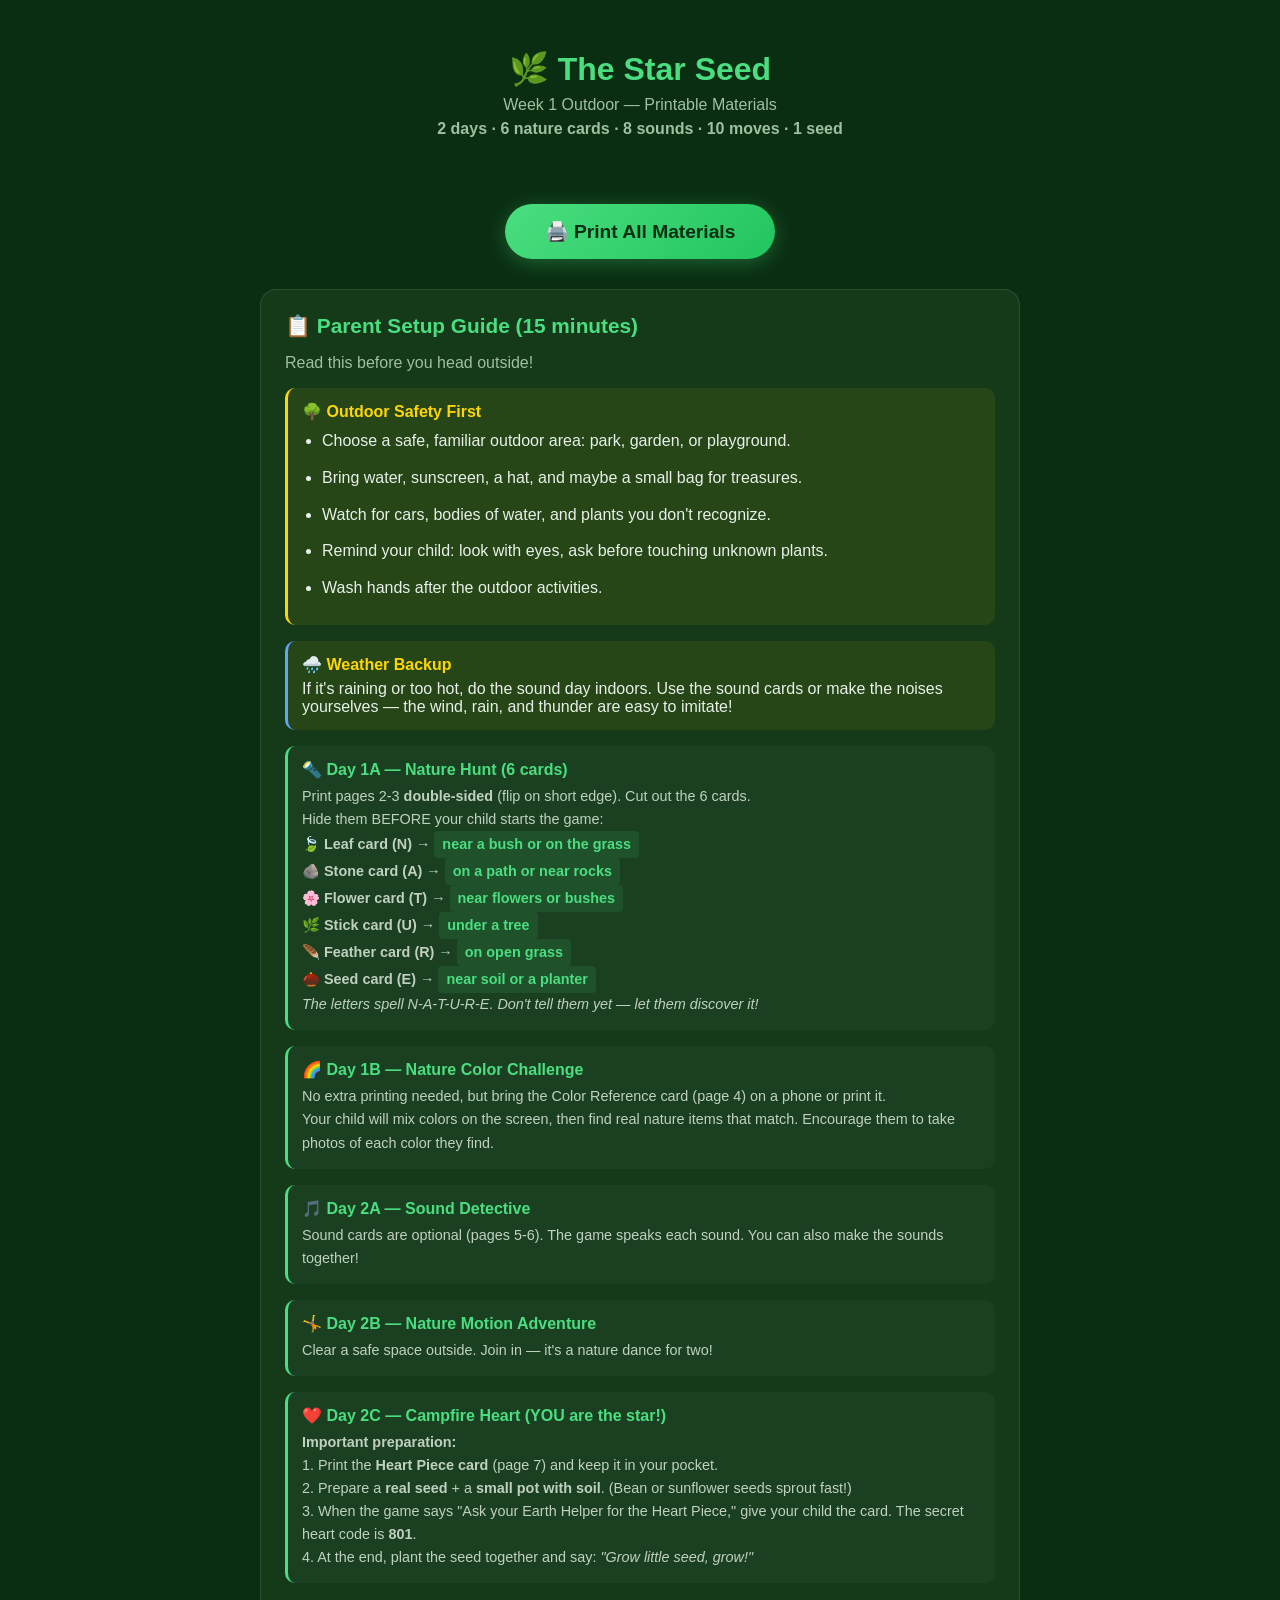
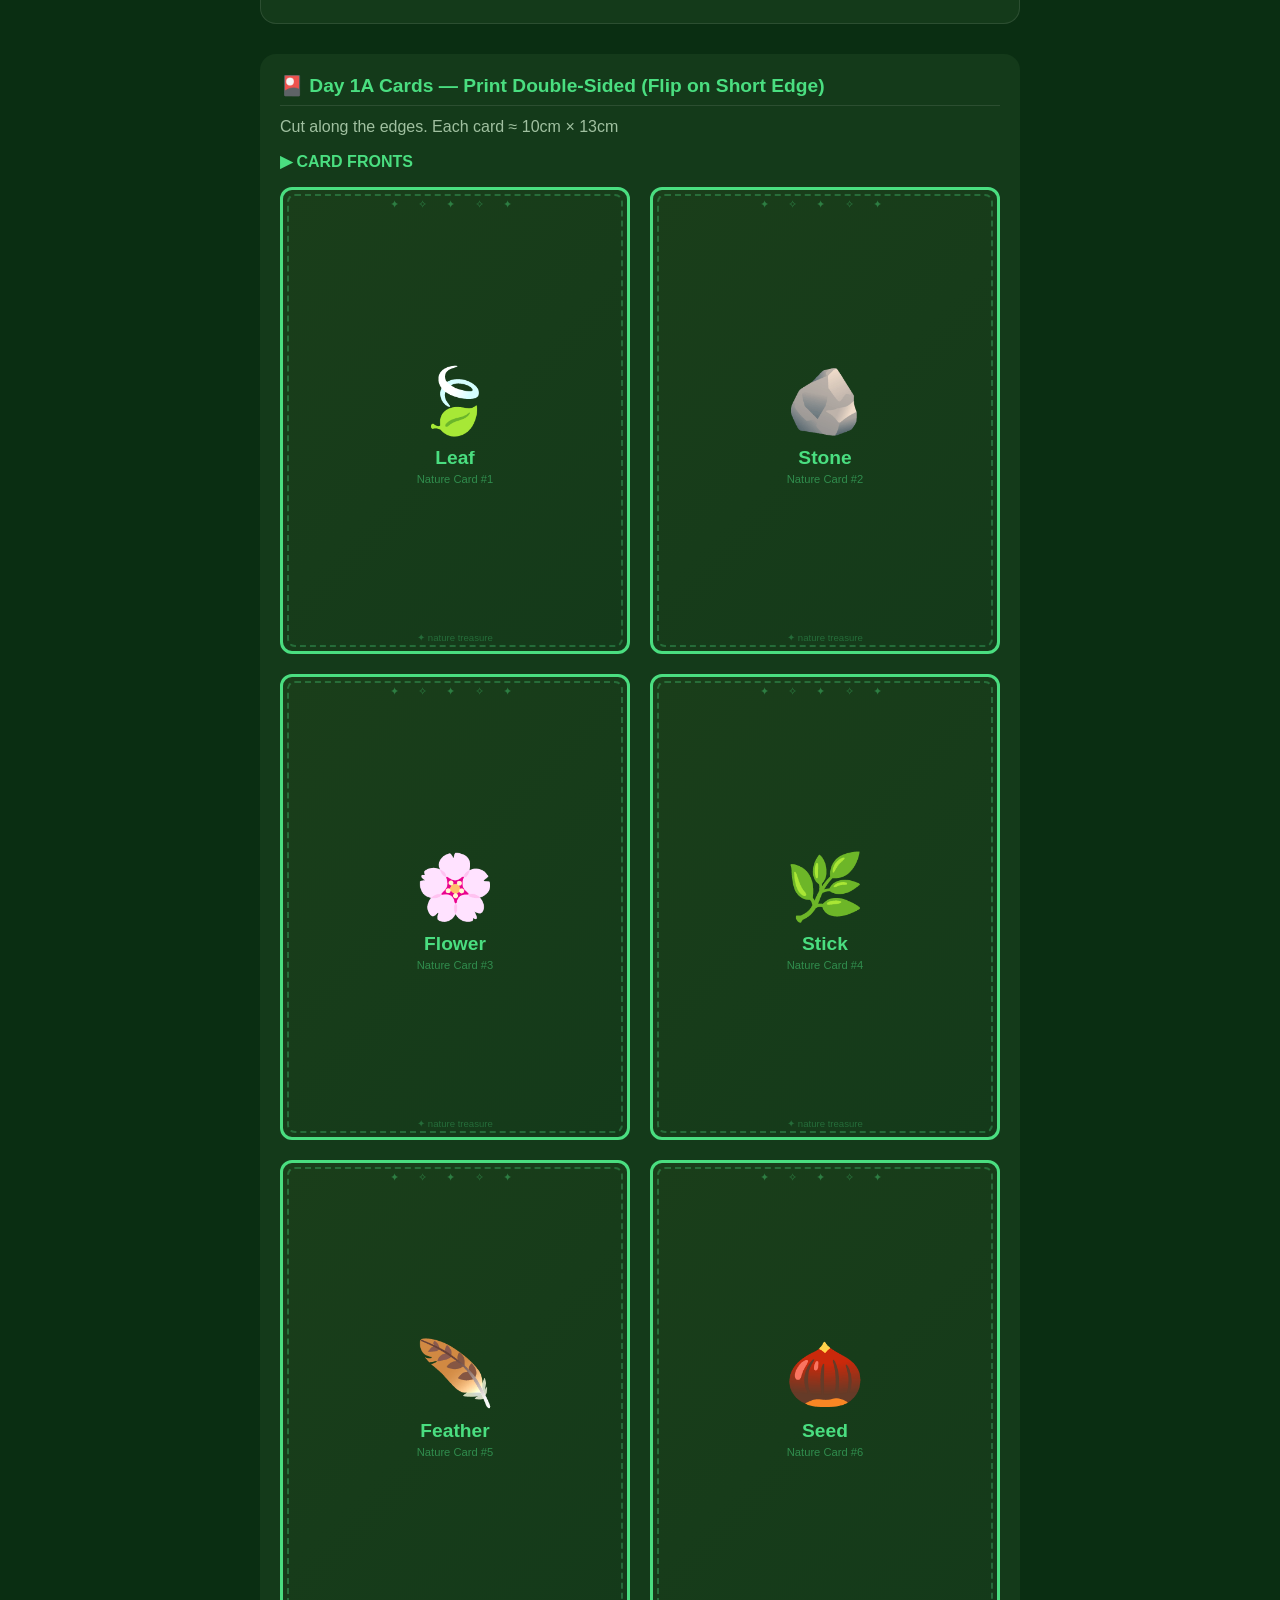
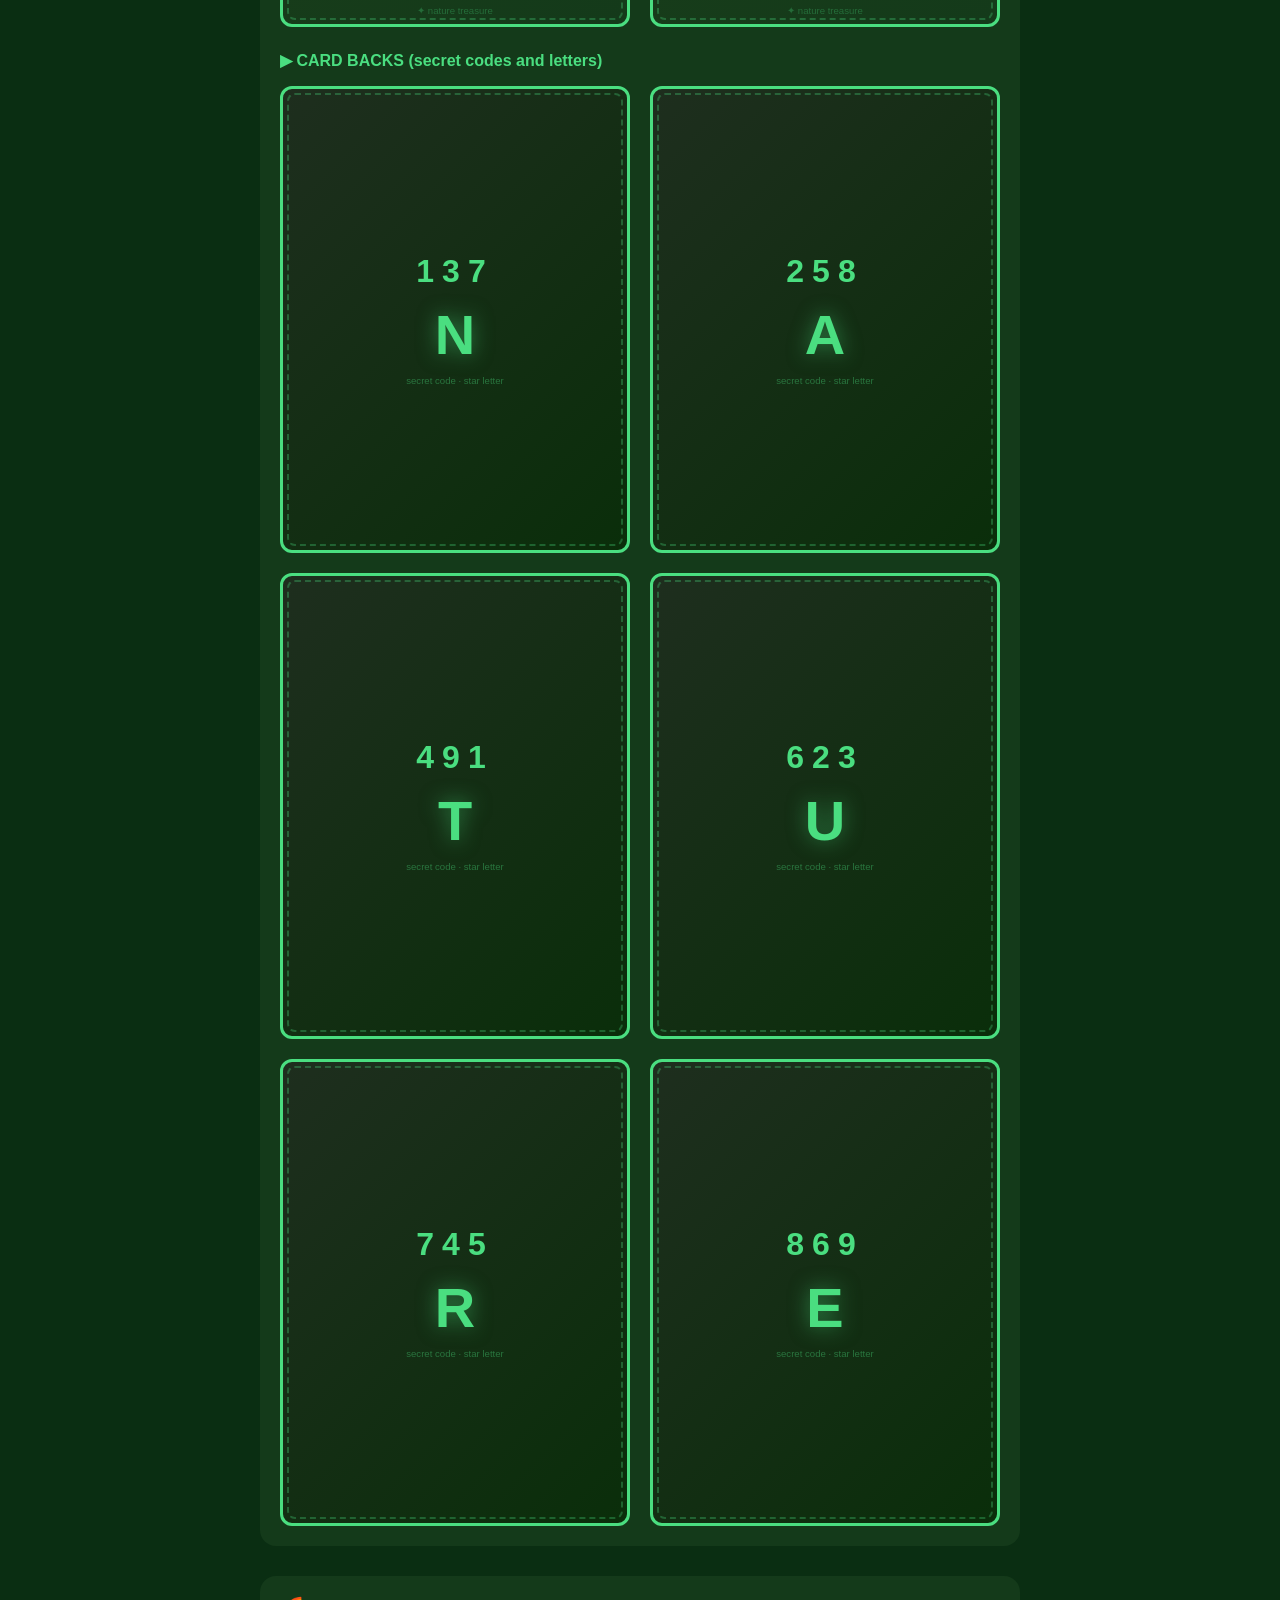
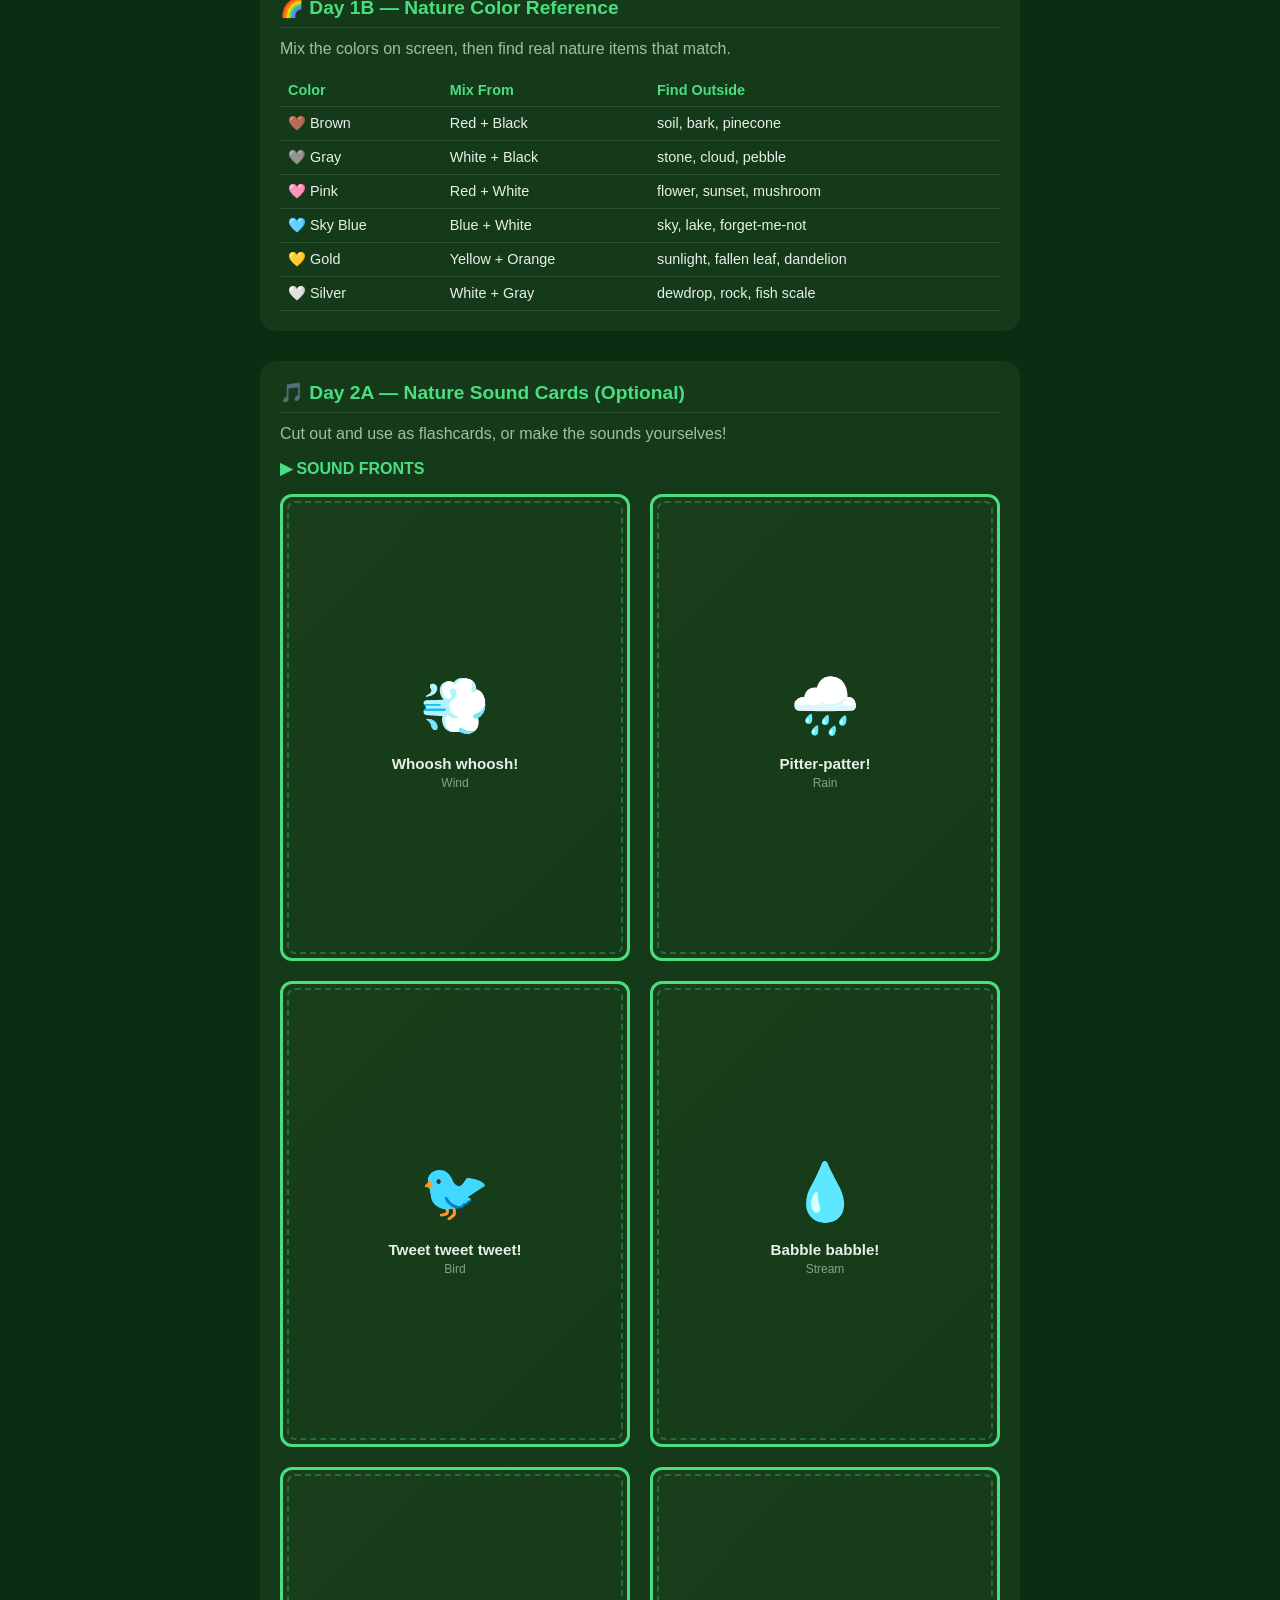
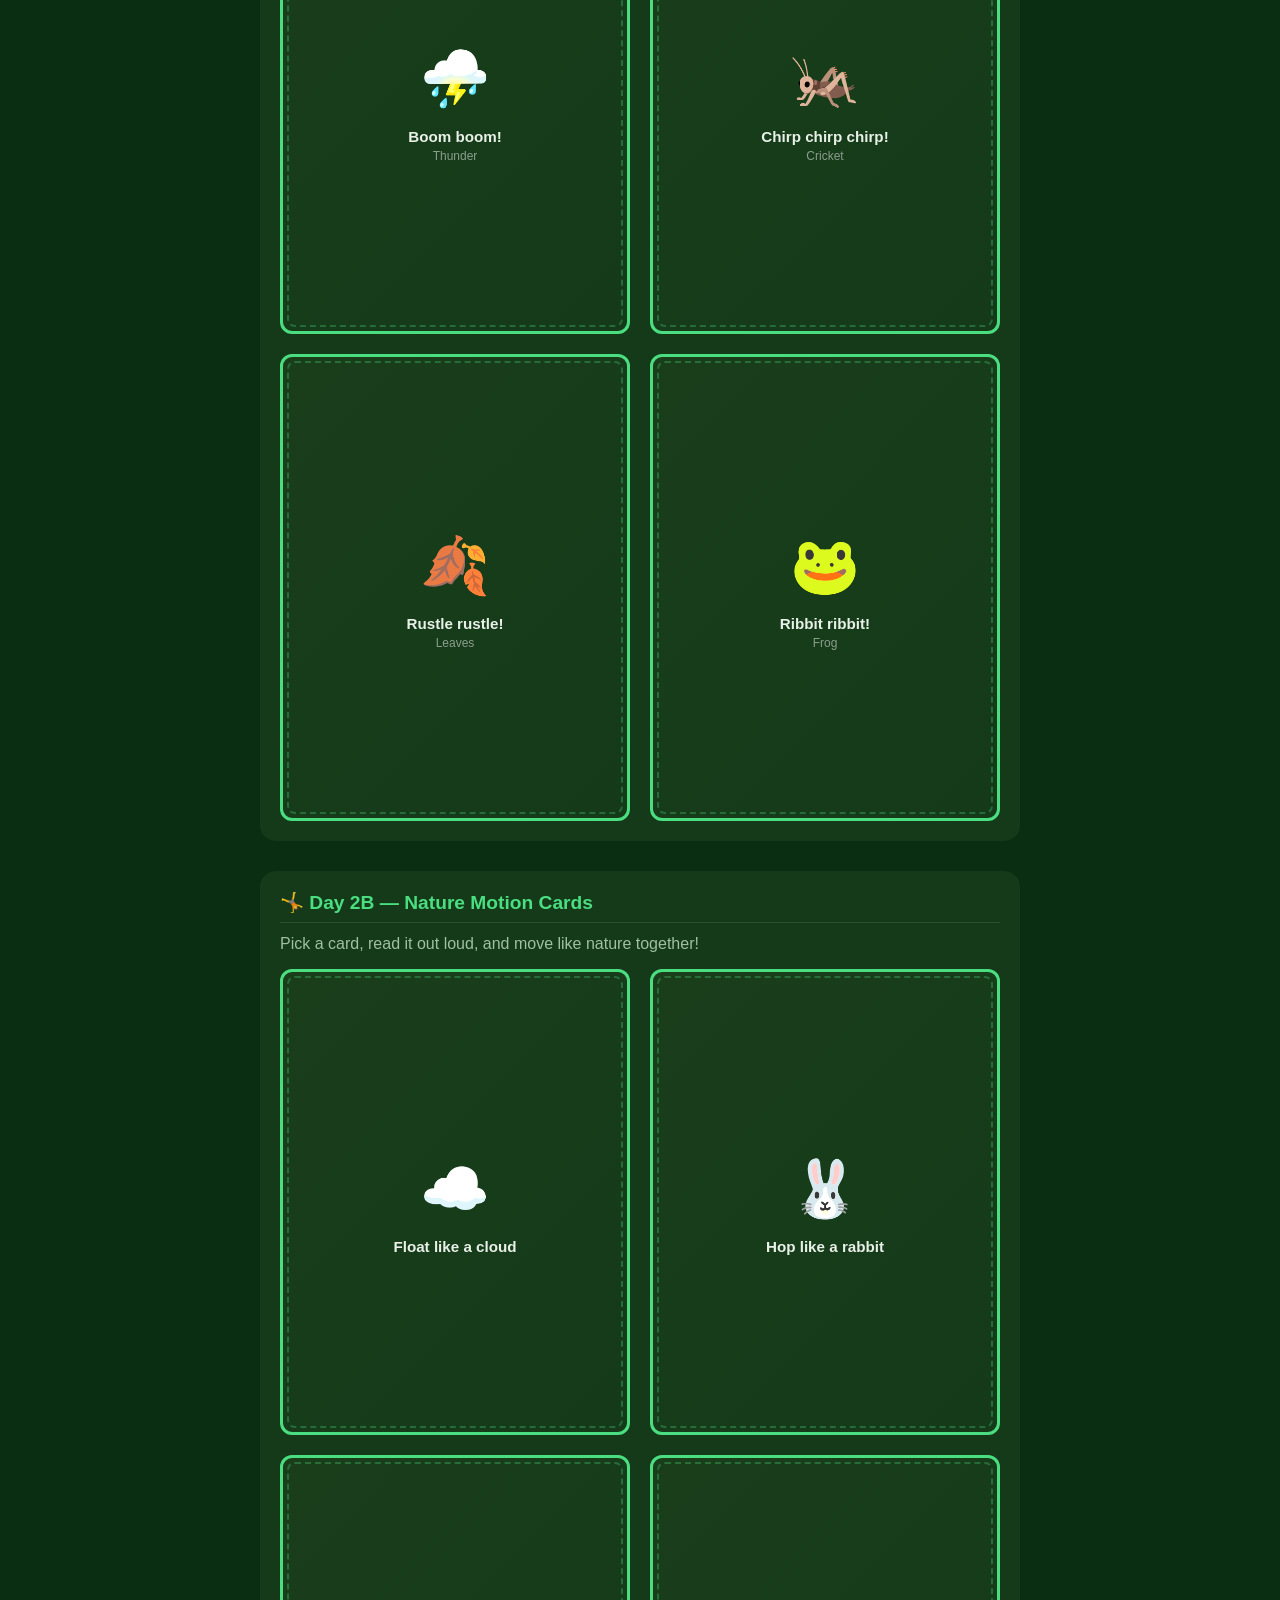
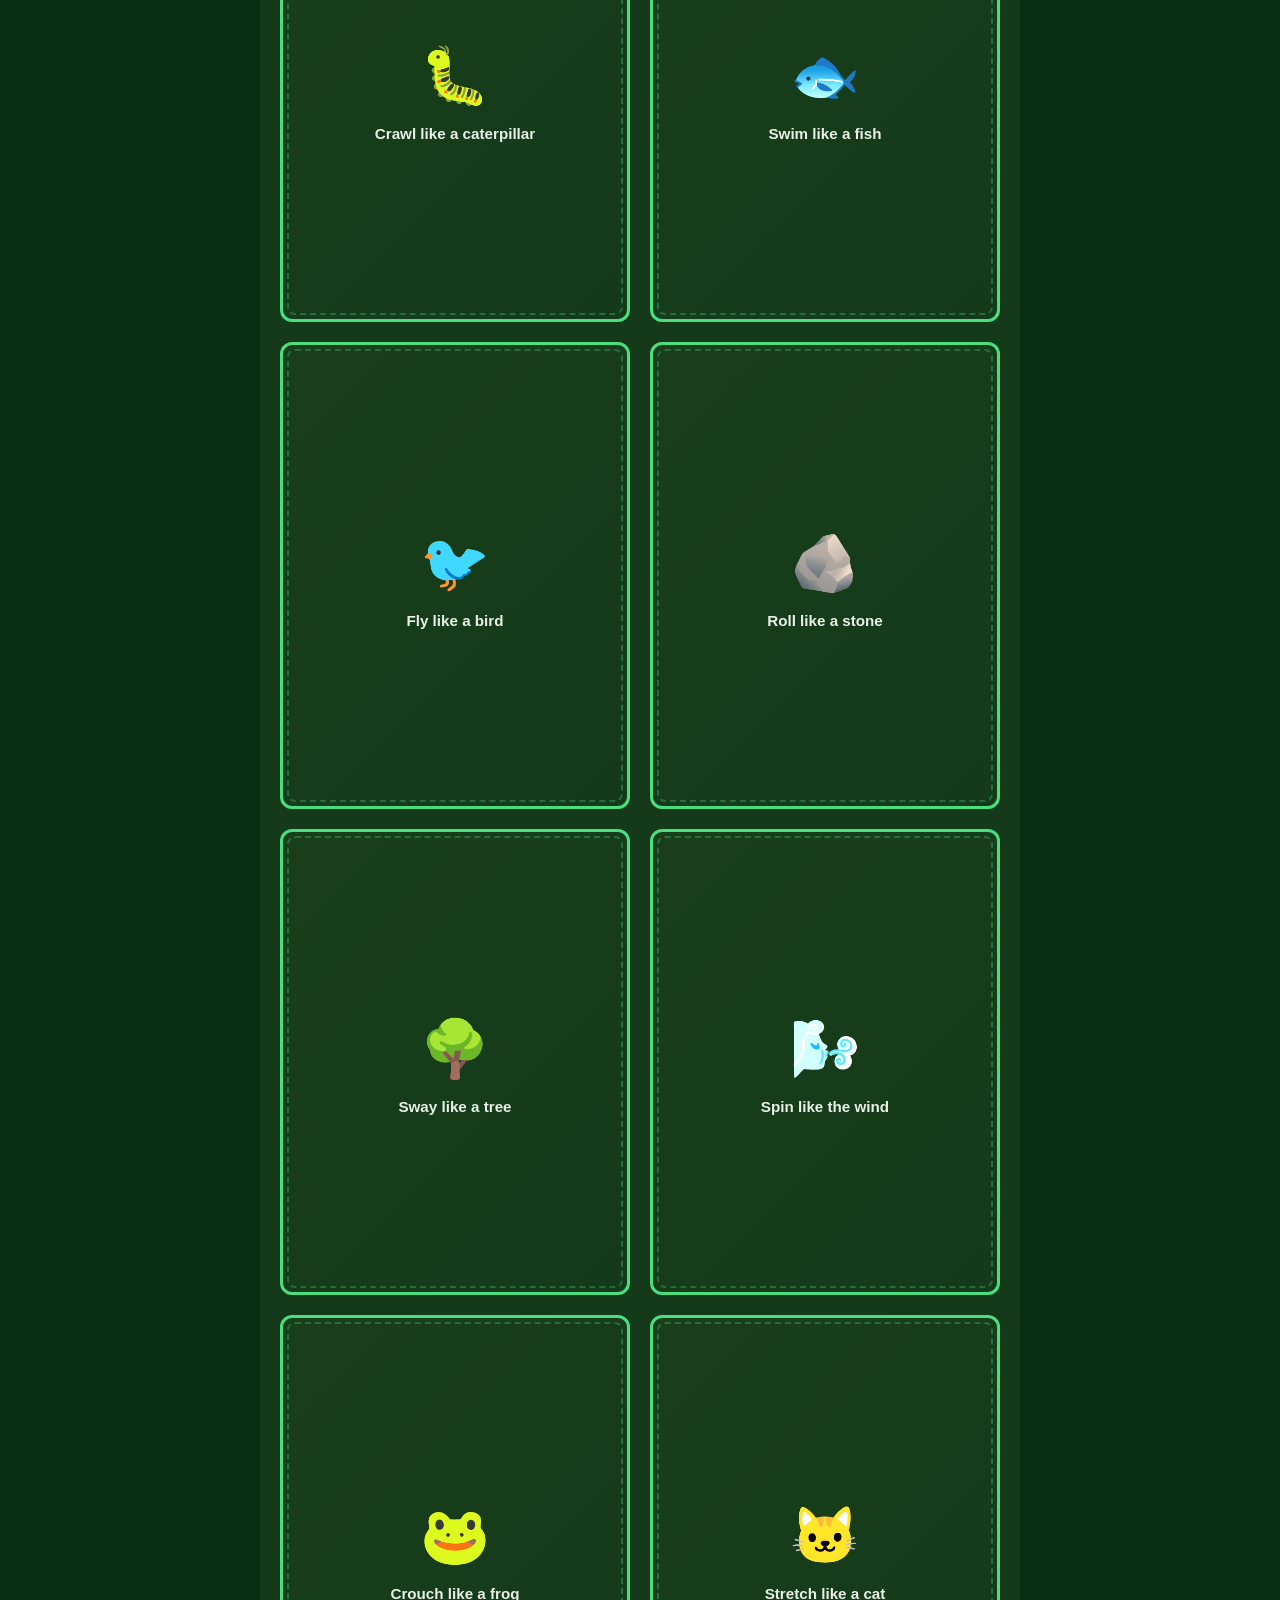
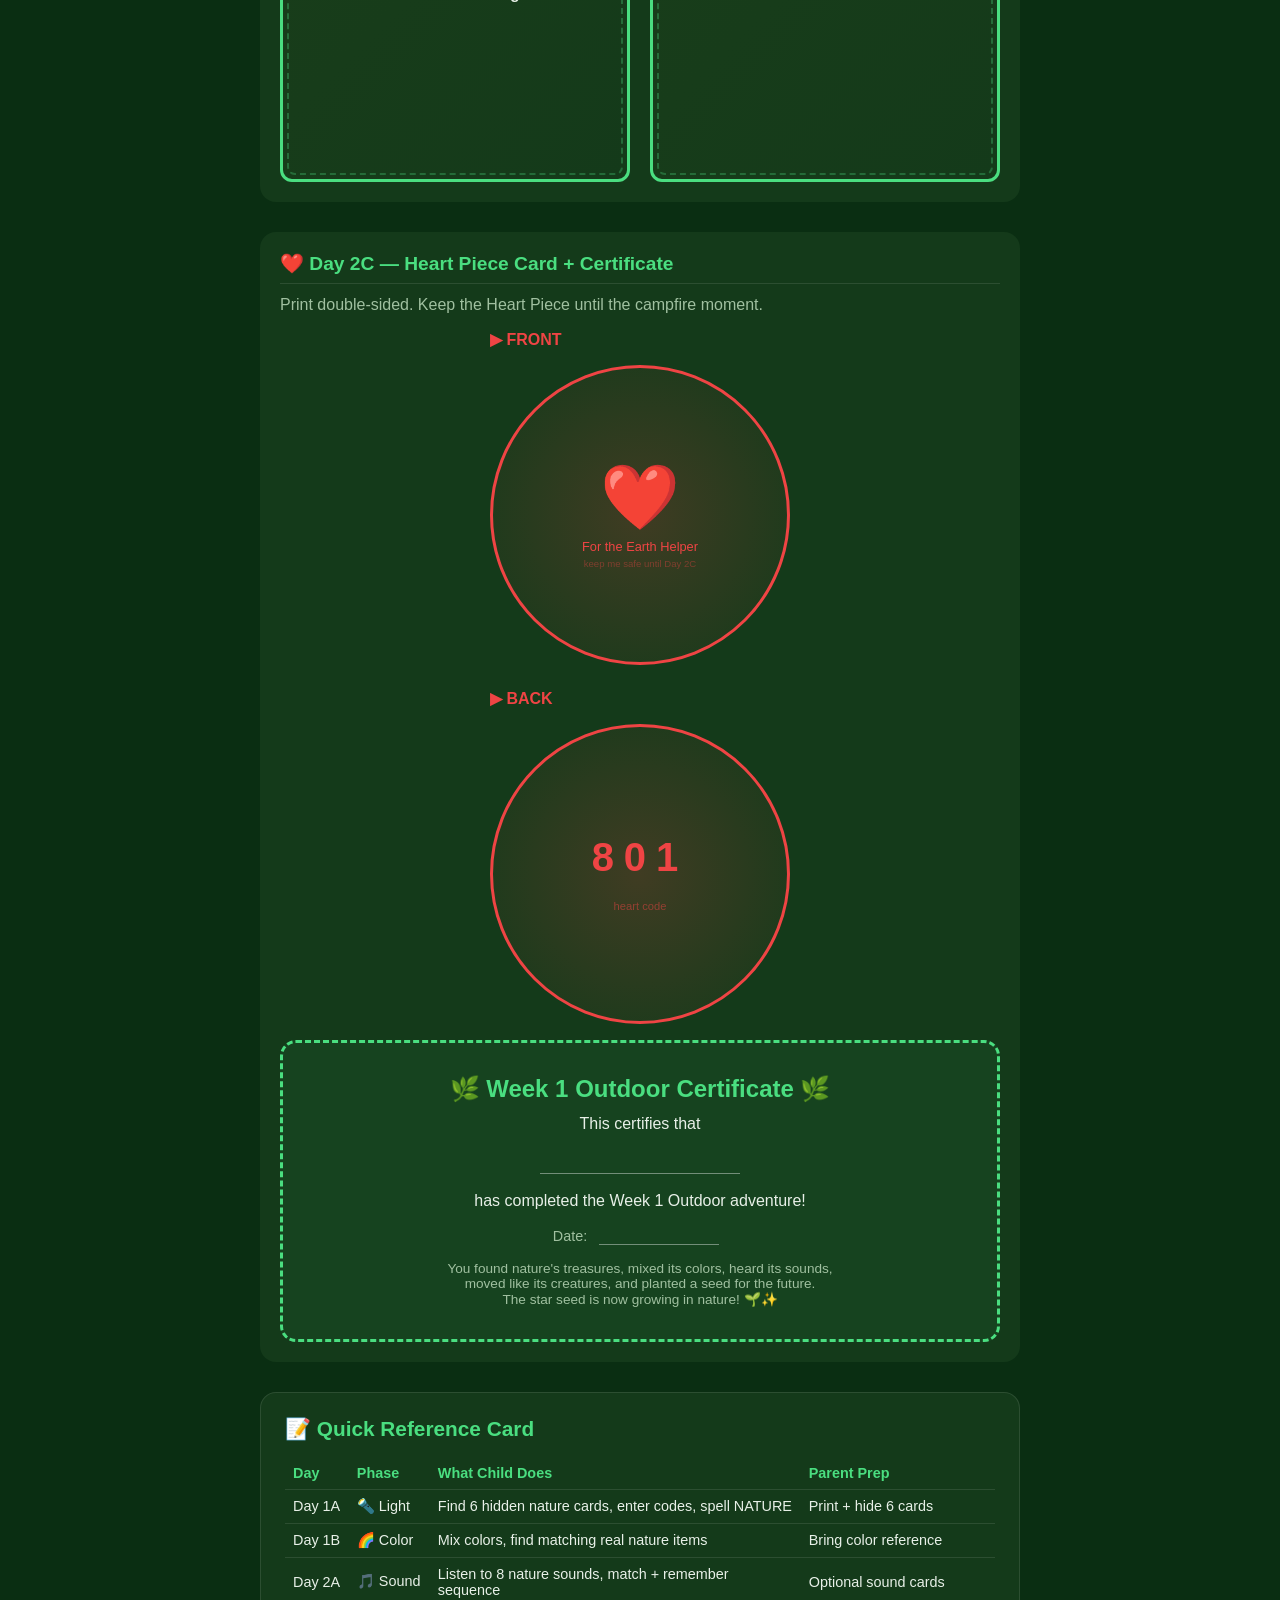
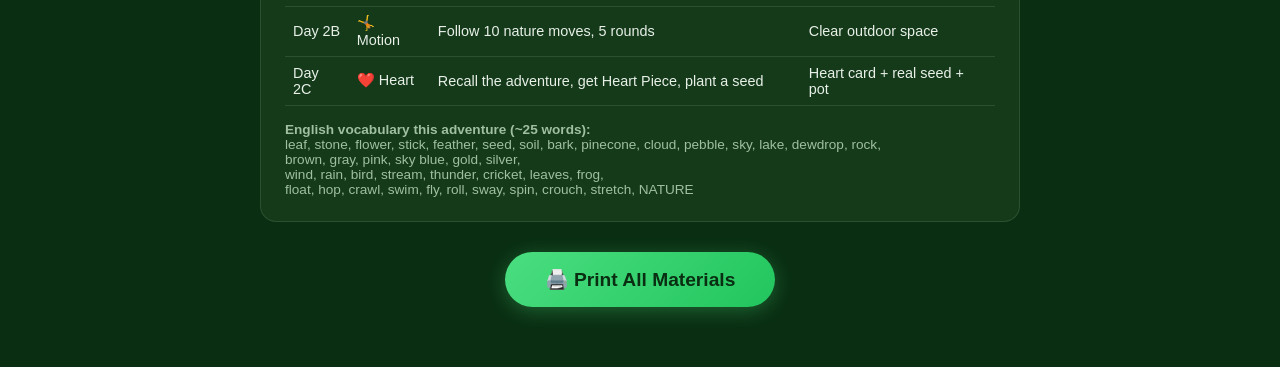
<file: printable/week1-outdoor-printable.html>
<!DOCTYPE html>
<html lang="en">
<head>
  <meta charset="UTF-8">
  <meta name="viewport" content="width=device-width, initial-scale=1.0">
  <title>The Star Seed — Week 1 Outdoor Printable Materials</title>
  <style>
    /* --- Screen view styles --- */
    * { box-sizing: border-box; margin: 0; padding: 0; }

    body {
      font-family: -apple-system, BlinkMacSystemFont, 'Segoe UI', Roboto, sans-serif;
      background: #0a2e12;
      color: #e8f0e8;
      padding: 20px;
      max-width: 800px;
      margin: 0 auto;
    }

    .print-header {
      text-align: center;
      padding: 30px 0;
    }

    .print-header h1 {
      font-size: 2rem;
      color: #4ade80;
      margin-bottom: 8px;
    }

    .print-header p {
      color: #a0c0a0;
      margin-bottom: 6px;
    }

    .print-instructions {
      background: #143a1a;
      border-radius: 16px;
      padding: 24px;
      margin: 20px 0;
      border: 1px solid rgba(255,255,255,0.1);
    }

    .print-instructions h2 {
      color: #4ade80;
      margin-bottom: 16px;
      font-size: 1.3rem;
    }

    .print-instructions ol, .print-instructions ul {
      padding-left: 20px;
      line-height: 1.8;
    }

    .print-instructions li {
      margin-bottom: 8px;
    }

    .print-section {
      margin: 30px 0;
      padding: 20px;
      background: #143a1a;
      border-radius: 16px;
      page-break-before: always;
    }

    .print-section h3 {
      color: #4ade80;
      margin-bottom: 12px;
      font-size: 1.2rem;
      border-bottom: 1px solid rgba(255,255,255,0.1);
      padding-bottom: 8px;
    }

    .cards-grid {
      display: grid;
      grid-template-columns: repeat(2, 1fr);
      gap: 20px;
    }

    .card {
      width: 100%;
      aspect-ratio: 3/4;
      border: 3px solid #4ade80;
      border-radius: 12px;
      display: flex;
      flex-direction: column;
      align-items: center;
      justify-content: center;
      background: linear-gradient(135deg, #1a3e1a, #143a1a);
      position: relative;
      overflow: hidden;
    }

    .card::before {
      content: '';
      position: absolute;
      inset: 4px;
      border: 2px dashed rgba(74,222,128,0.3);
      border-radius: 8px;
      pointer-events: none;
    }

    .card-stars {
      position: absolute;
      top: 8px;
      left: 0; right: 0;
      text-align: center;
      font-size: 0.7rem;
      letter-spacing: 8px;
      color: rgba(74,222,128,0.4);
    }

    .card-emoji {
      font-size: 4rem;
      margin: 8px 0;
      filter: brightness(1.2);
    }

    .card-word {
      font-size: 1.2rem;
      font-weight: 700;
      color: #4ade80;
      text-transform: capitalize;
    }

    .card-number {
      font-size: 0.7rem;
      color: rgba(74,222,128,0.5);
      margin-top: 4px;
    }

    .card-fragment {
      position: absolute;
      bottom: 8px;
      font-size: 0.6rem;
      color: rgba(74,222,128,0.3);
    }

    .card-back {
      width: 100%;
      aspect-ratio: 3/4;
      border: 3px solid #4ade80;
      border-radius: 12px;
      display: flex;
      flex-direction: column;
      align-items: center;
      justify-content: center;
      background: linear-gradient(135deg, #1e2e1e, #0a2e0a);
      position: relative;
    }

    .card-back::before {
      content: '';
      position: absolute;
      inset: 4px;
      border: 2px dashed rgba(74,222,128,0.3);
      border-radius: 8px;
      pointer-events: none;
    }

    .back-code {
      font-size: 2rem;
      font-weight: 900;
      color: #4ade80;
      letter-spacing: 8px;
      margin-bottom: 12px;
    }

    .back-letter {
      font-size: 3.5rem;
      font-weight: 900;
      color: #4ade80;
      text-shadow: 0 0 20px rgba(74,222,128,0.5);
    }

    .back-label {
      font-size: 0.6rem;
      color: rgba(74,222,128,0.4);
      margin-top: 8px;
    }

    .sound-card .card-emoji,
    .motion-card .card-emoji {
      font-size: 3.5rem;
    }

    .sound-text, .motion-text {
      font-size: 0.95rem;
      color: #e8f0e8;
      text-align: center;
      padding: 0 12px;
      margin-top: 8px;
      font-weight: 600;
    }

    .sound-sub {
      font-size: 0.75rem;
      color: rgba(255,255,255,0.5);
      margin-top: 4px;
    }

    .heart-card {
      width: 100%;
      max-width: 300px;
      margin: 0 auto;
    }

    .heart-piece-front, .heart-piece-back {
      aspect-ratio: 1;
      border: 3px solid #ef4444;
      border-radius: 50%;
      display: flex;
      flex-direction: column;
      align-items: center;
      justify-content: center;
      background: radial-gradient(circle, rgba(239,68,68,0.2), #143a1a);
      position: relative;
    }

    .heart-piece-front .heart-emoji {
      font-size: 4rem;
    }

    .heart-piece-front .heart-text {
      font-size: 0.8rem;
      color: #ef4444;
      margin-top: 4px;
    }

    .heart-piece-back .back-code {
      font-size: 2.5rem;
      font-weight: 900;
      color: #ef4444;
      letter-spacing: 10px;
    }

    .setup-day {
      margin: 16px 0;
      padding: 14px;
      background: rgba(255,255,255,0.03);
      border-radius: 10px;
      border-left: 3px solid #4ade80;
    }

    .setup-day h4 {
      color: #4ade80;
      margin-bottom: 6px;
    }

    .setup-day p {
      font-size: 0.9rem;
      line-height: 1.6;
      color: #c0d0c0;
    }

    .setup-day .hide-spot {
      display: inline-block;
      background: rgba(74,222,128,0.1);
      padding: 2px 8px;
      border-radius: 4px;
      color: #4ade80;
      font-weight: 600;
    }

    .safety-box {
      background: rgba(255,215,0,0.08);
      border-left: 3px solid #ffd700;
      border-radius: 10px;
      padding: 14px;
      margin: 16px 0;
    }

    .safety-box h4 {
      color: #ffd700;
      margin-bottom: 6px;
    }

    .color-table {
      width: 100%;
      border-collapse: collapse;
      font-size: 0.9rem;
      margin-top: 12px;
    }

    .color-table th,
    .color-table td {
      padding: 8px;
      text-align: left;
      border-bottom: 1px solid rgba(255,255,255,0.1);
    }

    .color-table th {
      color: #4ade80;
    }

    .certificate-box {
      border: 3px dashed #4ade80;
      border-radius: 16px;
      padding: 32px 24px;
      text-align: center;
      background: rgba(74,222,128,0.05);
      margin-top: 16px;
    }

    .certificate-box h4 {
      font-size: 1.5rem;
      color: #4ade80;
      margin-bottom: 12px;
    }

    .certificate-box .blank-line {
      display: inline-block;
      width: 200px;
      border-bottom: 1px solid rgba(255,255,255,0.4);
      margin: 0 8px;
    }

    .print-btn {
      display: block;
      margin: 30px auto;
      padding: 16px 40px;
      font-size: 1.2rem;
      font-weight: 700;
      background: linear-gradient(135deg, #4ade80, #22c55e);
      color: #0a2e12;
      border: none;
      border-radius: 50px;
      cursor: pointer;
      box-shadow: 0 4px 20px rgba(74,222,128,0.3);
    }

    /* ===== Print styles ===== */
    @media print {
      * {
        -webkit-print-color-adjust: exact !important;
        print-color-adjust: exact !important;
        color-adjust: exact !important;
      }

      body {
        background: #0a2e12;
        color: #e8f0e8;
        padding: 0;
        max-width: none;
      }

      .print-header {
        padding: 10px 0 20px;
      }

      .print-header h1 {
        font-size: 1.6rem;
      }

      .print-btn {
        display: none !important;
      }

      .print-instructions {
        page-break-after: always;
      }

      .print-section {
        page-break-before: always;
        margin: 10px 0;
        padding: 10px;
      }

      .cards-grid {
        page-break-inside: avoid;
      }

      @page {
        size: A4;
        margin: 15mm;
      }
    }
  </style>
</head>
<body>

<div class="print-header">
  <h1>🌿 The Star Seed</h1>
  <p>Week 1 Outdoor — Printable Materials</p>
  <p><strong>2 days · 6 nature cards · 8 sounds · 10 moves · 1 seed</strong></p>
</div>

<button class="print-btn" onclick="window.print()">🖨️ Print All Materials</button>

<!-- ===== PARENT INSTRUCTIONS ===== -->
<div class="print-instructions">
  <h2>📋 Parent Setup Guide (15 minutes)</h2>
  <p style="margin-bottom:14px;color:#a0c0a0;">Read this before you head outside!</p>

  <div class="safety-box">
    <h4>🌳 Outdoor Safety First</h4>
    <ul>
      <li>Choose a safe, familiar outdoor area: park, garden, or playground.</li>
      <li>Bring water, sunscreen, a hat, and maybe a small bag for treasures.</li>
      <li>Watch for cars, bodies of water, and plants you don't recognize.</li>
      <li>Remind your child: look with eyes, ask before touching unknown plants.</li>
      <li>Wash hands after the outdoor activities.</li>
    </ul>
  </div>

  <div class="safety-box" style="border-left-color:#60a5fa;">
    <h4>🌧️ Weather Backup</h4>
    <p>If it's raining or too hot, do the sound day indoors. Use the sound cards or make the noises yourselves — the wind, rain, and thunder are easy to imitate!</p>
  </div>

  <div class="setup-day">
    <h4>🔦 Day 1A — Nature Hunt (6 cards)</h4>
    <p>Print pages 2-3 <strong>double-sided</strong> (flip on short edge). Cut out the 6 cards.</p>
    <p>Hide them BEFORE your child starts the game:</p>
    <p>🍃 <strong>Leaf card (N)</strong> → <span class="hide-spot">near a bush or on the grass</span></p>
    <p>🪨 <strong>Stone card (A)</strong> → <span class="hide-spot">on a path or near rocks</span></p>
    <p>🌸 <strong>Flower card (T)</strong> → <span class="hide-spot">near flowers or bushes</span></p>
    <p>🌿 <strong>Stick card (U)</strong> → <span class="hide-spot">under a tree</span></p>
    <p>🪶 <strong>Feather card (R)</strong> → <span class="hide-spot">on open grass</span></p>
    <p>🌰 <strong>Seed card (E)</strong> → <span class="hide-spot">near soil or a planter</span></p>
    <p><em>The letters spell N-A-T-U-R-E. Don't tell them yet — let them discover it!</em></p>
  </div>

  <div class="setup-day">
    <h4>🌈 Day 1B — Nature Color Challenge</h4>
    <p>No extra printing needed, but bring the Color Reference card (page 4) on a phone or print it.</p>
    <p>Your child will mix colors on the screen, then find real nature items that match. Encourage them to take photos of each color they find.</p>
  </div>

  <div class="setup-day">
    <h4>🎵 Day 2A — Sound Detective</h4>
    <p>Sound cards are optional (pages 5-6). The game speaks each sound. You can also make the sounds together!</p>
  </div>

  <div class="setup-day">
    <h4>🤸 Day 2B — Nature Motion Adventure</h4>
    <p>Clear a safe space outside. Join in — it's a nature dance for two!</p>
  </div>

  <div class="setup-day">
    <h4>❤️ Day 2C — Campfire Heart (YOU are the star!)</h4>
    <p><strong>Important preparation:</strong></p>
    <p>1. Print the <strong>Heart Piece card</strong> (page 7) and keep it in your pocket.</p>
    <p>2. Prepare a <strong>real seed</strong> + a <strong>small pot with soil</strong>. (Bean or sunflower seeds sprout fast!)</p>
    <p>3. When the game says "Ask your Earth Helper for the Heart Piece," give your child the card. The secret heart code is <strong>801</strong>.</p>
    <p>4. At the end, plant the seed together and say: <em>"Grow little seed, grow!"</em></p>
  </div>
</div>

<!-- ===== DAY 1A CARDS (Page 2-3) ===== -->
<div class="print-section">
  <h3>🎴 Day 1A Cards — Print Double-Sided (Flip on Short Edge)</h3>
  <p style="color:#a0c0a0;margin-bottom:16px;">Cut along the edges. Each card ≈ 10cm × 13cm</p>

  <h4 style="color:#4ade80;margin:16px 0;">▶ CARD FRONTS</h4>
  <div class="cards-grid">
    <div class="card">
      <div class="card-stars">✦ ✧ ✦ ✧ ✦</div>
      <div class="card-emoji">🍃</div>
      <div class="card-word">Leaf</div>
      <div class="card-number">Nature Card #1</div>
      <div class="card-fragment">✦ nature treasure</div>
    </div>
    <div class="card">
      <div class="card-stars">✦ ✧ ✦ ✧ ✦</div>
      <div class="card-emoji">🪨</div>
      <div class="card-word">Stone</div>
      <div class="card-number">Nature Card #2</div>
      <div class="card-fragment">✦ nature treasure</div>
    </div>
    <div class="card">
      <div class="card-stars">✦ ✧ ✦ ✧ ✦</div>
      <div class="card-emoji">🌸</div>
      <div class="card-word">Flower</div>
      <div class="card-number">Nature Card #3</div>
      <div class="card-fragment">✦ nature treasure</div>
    </div>
    <div class="card">
      <div class="card-stars">✦ ✧ ✦ ✧ ✦</div>
      <div class="card-emoji">🌿</div>
      <div class="card-word">Stick</div>
      <div class="card-number">Nature Card #4</div>
      <div class="card-fragment">✦ nature treasure</div>
    </div>
    <div class="card">
      <div class="card-stars">✦ ✧ ✦ ✧ ✦</div>
      <div class="card-emoji">🪶</div>
      <div class="card-word">Feather</div>
      <div class="card-number">Nature Card #5</div>
      <div class="card-fragment">✦ nature treasure</div>
    </div>
    <div class="card">
      <div class="card-stars">✦ ✧ ✦ ✧ ✦</div>
      <div class="card-emoji">🌰</div>
      <div class="card-word">Seed</div>
      <div class="card-number">Nature Card #6</div>
      <div class="card-fragment">✦ nature treasure</div>
    </div>
  </div>

  <h4 style="color:#4ade80;margin:24px 0 16px;">▶ CARD BACKS (secret codes and letters)</h4>
  <div class="cards-grid">
    <div class="card-back">
      <div class="back-code">137</div>
      <div class="back-letter">N</div>
      <div class="back-label">secret code · star letter</div>
    </div>
    <div class="card-back">
      <div class="back-code">258</div>
      <div class="back-letter">A</div>
      <div class="back-label">secret code · star letter</div>
    </div>
    <div class="card-back">
      <div class="back-code">491</div>
      <div class="back-letter">T</div>
      <div class="back-label">secret code · star letter</div>
    </div>
    <div class="card-back">
      <div class="back-code">623</div>
      <div class="back-letter">U</div>
      <div class="back-label">secret code · star letter</div>
    </div>
    <div class="card-back">
      <div class="back-code">745</div>
      <div class="back-letter">R</div>
      <div class="back-label">secret code · star letter</div>
    </div>
    <div class="card-back">
      <div class="back-code">869</div>
      <div class="back-letter">E</div>
      <div class="back-label">secret code · star letter</div>
    </div>
  </div>
</div>

<!-- ===== DAY 1B COLOR REFERENCE ===== -->
<div class="print-section">
  <h3>🌈 Day 1B — Nature Color Reference</h3>
  <p style="color:#a0c0a0;margin-bottom:16px;">Mix the colors on screen, then find real nature items that match.</p>
  <table class="color-table">
    <thead>
      <tr>
        <th>Color</th>
        <th>Mix From</th>
        <th>Find Outside</th>
      </tr>
    </thead>
    <tbody>
      <tr><td>🤎 Brown</td><td>Red + Black</td><td>soil, bark, pinecone</td></tr>
      <tr><td>🩶 Gray</td><td>White + Black</td><td>stone, cloud, pebble</td></tr>
      <tr><td>🩷 Pink</td><td>Red + White</td><td>flower, sunset, mushroom</td></tr>
      <tr><td>🩵 Sky Blue</td><td>Blue + White</td><td>sky, lake, forget-me-not</td></tr>
      <tr><td>💛 Gold</td><td>Yellow + Orange</td><td>sunlight, fallen leaf, dandelion</td></tr>
      <tr><td>🤍 Silver</td><td>White + Gray</td><td>dewdrop, rock, fish scale</td></tr>
    </tbody>
  </table>
</div>

<!-- ===== DAY 2A SOUND CARDS ===== -->
<div class="print-section">
  <h3>🎵 Day 2A — Nature Sound Cards (Optional)</h3>
  <p style="color:#a0c0a0;margin-bottom:16px;">Cut out and use as flashcards, or make the sounds yourselves!</p>

  <h4 style="color:#4ade80;margin:16px 0;">▶ SOUND FRONTS</h4>
  <div class="cards-grid">
    <div class="card sound-card">
      <div class="card-emoji">💨</div>
      <div class="sound-text">Whoosh whoosh!</div>
      <div class="sound-sub">Wind</div>
    </div>
    <div class="card sound-card">
      <div class="card-emoji">🌧️</div>
      <div class="sound-text">Pitter-patter!</div>
      <div class="sound-sub">Rain</div>
    </div>
    <div class="card sound-card">
      <div class="card-emoji">🐦</div>
      <div class="sound-text">Tweet tweet tweet!</div>
      <div class="sound-sub">Bird</div>
    </div>
    <div class="card sound-card">
      <div class="card-emoji">💧</div>
      <div class="sound-text">Babble babble!</div>
      <div class="sound-sub">Stream</div>
    </div>
    <div class="card sound-card">
      <div class="card-emoji">⛈️</div>
      <div class="sound-text">Boom boom!</div>
      <div class="sound-sub">Thunder</div>
    </div>
    <div class="card sound-card">
      <div class="card-emoji">🦗</div>
      <div class="sound-text">Chirp chirp chirp!</div>
      <div class="sound-sub">Cricket</div>
    </div>
    <div class="card sound-card">
      <div class="card-emoji">🍂</div>
      <div class="sound-text">Rustle rustle!</div>
      <div class="sound-sub">Leaves</div>
    </div>
    <div class="card sound-card">
      <div class="card-emoji">🐸</div>
      <div class="sound-text">Ribbit ribbit!</div>
      <div class="sound-sub">Frog</div>
    </div>
  </div>
</div>

<!-- ===== DAY 2B MOTION CARDS ===== -->
<div class="print-section">
  <h3>🤸 Day 2B — Nature Motion Cards</h3>
  <p style="color:#a0c0a0;margin-bottom:16px;">Pick a card, read it out loud, and move like nature together!</p>

  <div class="cards-grid">
    <div class="card motion-card">
      <div class="card-emoji">☁️</div>
      <div class="motion-text">Float like a cloud</div>
    </div>
    <div class="card motion-card">
      <div class="card-emoji">🐰</div>
      <div class="motion-text">Hop like a rabbit</div>
    </div>
    <div class="card motion-card">
      <div class="card-emoji">🐛</div>
      <div class="motion-text">Crawl like a caterpillar</div>
    </div>
    <div class="card motion-card">
      <div class="card-emoji">🐟</div>
      <div class="motion-text">Swim like a fish</div>
    </div>
    <div class="card motion-card">
      <div class="card-emoji">🐦</div>
      <div class="motion-text">Fly like a bird</div>
    </div>
    <div class="card motion-card">
      <div class="card-emoji">🪨</div>
      <div class="motion-text">Roll like a stone</div>
    </div>
    <div class="card motion-card">
      <div class="card-emoji">🌳</div>
      <div class="motion-text">Sway like a tree</div>
    </div>
    <div class="card motion-card">
      <div class="card-emoji">🌬️</div>
      <div class="motion-text">Spin like the wind</div>
    </div>
    <div class="card motion-card">
      <div class="card-emoji">🐸</div>
      <div class="motion-text">Crouch like a frog</div>
    </div>
    <div class="card motion-card">
      <div class="card-emoji">🐱</div>
      <div class="motion-text">Stretch like a cat</div>
    </div>
  </div>
</div>

<!-- ===== DAY 2C HEART PIECE + CERTIFICATE ===== -->
<div class="print-section">
  <h3>❤️ Day 2C — Heart Piece Card + Certificate</h3>
  <p style="color:#a0c0a0;margin-bottom:16px;">Print double-sided. Keep the Heart Piece until the campfire moment.</p>

  <div class="heart-card">
    <h4 style="color:#ef4444;margin:16px 0;">▶ FRONT</h4>
    <div class="heart-piece-front">
      <div class="heart-emoji">❤️</div>
      <div class="heart-text">For the Earth Helper</div>
      <div style="font-size:0.6rem;color:rgba(239,68,68,0.4);margin-top:4px;">keep me safe until Day 2C</div>
    </div>

    <h4 style="color:#ef4444;margin:24px 0 16px;">▶ BACK</h4>
    <div class="heart-piece-back">
      <div class="back-code">801</div>
      <div style="font-size:0.7rem;color:rgba(239,68,68,0.5);margin-top:8px;">heart code</div>
    </div>
  </div>

  <div class="certificate-box">
    <h4>🌿 Week 1 Outdoor Certificate 🌿</h4>
    <p style="margin-bottom:18px;">This certifies that</p>
    <p style="font-size:1.2rem;margin-bottom:18px;"><span class="blank-line">&nbsp;</span></p>
    <p style="margin-bottom:18px;">has completed the Week 1 Outdoor adventure!</p>
    <p style="font-size:0.9rem;color:#a0c0a0;">Date: <span class="blank-line" style="width:120px;">&nbsp;</span></p>
    <p style="font-size:0.85rem;color:#a0c0a0;margin-top:16px;">
      You found nature's treasures, mixed its colors, heard its sounds,<br>
      moved like its creatures, and planted a seed for the future.<br>
      The star seed is now growing in nature! 🌱✨
    </p>
  </div>
</div>

<!-- ===== QUICK REFERENCE ===== -->
<div class="print-instructions" style="page-break-before:always;">
  <h2>📝 Quick Reference Card</h2>
  <table class="color-table">
    <thead>
      <tr>
        <th>Day</th>
        <th>Phase</th>
        <th>What Child Does</th>
        <th>Parent Prep</th>
      </tr>
    </thead>
    <tbody>
      <tr>
        <td>Day 1A</td>
        <td>🔦 Light</td>
        <td>Find 6 hidden nature cards, enter codes, spell NATURE</td>
        <td>Print + hide 6 cards</td>
      </tr>
      <tr>
        <td>Day 1B</td>
        <td>🌈 Color</td>
        <td>Mix colors, find matching real nature items</td>
        <td>Bring color reference</td>
      </tr>
      <tr>
        <td>Day 2A</td>
        <td>🎵 Sound</td>
        <td>Listen to 8 nature sounds, match + remember sequence</td>
        <td>Optional sound cards</td>
      </tr>
      <tr>
        <td>Day 2B</td>
        <td>🤸 Motion</td>
        <td>Follow 10 nature moves, 5 rounds</td>
        <td>Clear outdoor space</td>
      </tr>
      <tr>
        <td>Day 2C</td>
        <td>❤️ Heart</td>
        <td>Recall the adventure, get Heart Piece, plant a seed</td>
        <td>Heart card + real seed + pot</td>
      </tr>
    </tbody>
  </table>
  <p style="margin-top:16px;font-size:0.85rem;color:#a0c0a0;">
    <strong>English vocabulary this adventure (~25 words):</strong><br>
    leaf, stone, flower, stick, feather, seed, soil, bark, pinecone, cloud, pebble, sky, lake, dewdrop, rock,<br>
    brown, gray, pink, sky blue, gold, silver,<br>
    wind, rain, bird, stream, thunder, cricket, leaves, frog,<br>
    float, hop, crawl, swim, fly, roll, sway, spin, crouch, stretch,
    NATURE
  </p>
</div>

<button class="print-btn" onclick="window.print()" style="margin-bottom:40px;">🖨️ Print All Materials</button>

</body>
</html>
</file>
<file: css/style.css>
/* ================================================================
   Star Seed — Complete Stylesheet
   Mobile-first, no external dependencies, all CSS art + animations
   ================================================================ */

/* --- CSS Reset & Variables --- */
*, *::before, *::after {
  box-sizing: border-box;
  margin: 0;
  padding: 0;
}

/* Mobile audio debug bar — shows selected voice name */
.audio-debug-bar {
  position: fixed;
  top: 0; left: 0; right: 0;
  z-index: 10000;
  background: rgba(10, 10, 46, 0.95);
  color: #ffd700;
  font-size: 11px;
  text-align: center;
  padding: 4px 12px;
  line-height: 1.4;
  min-height: 20px;
  pointer-events: none;
  backdrop-filter: blur(4px);
  white-space: normal;
  word-break: keep-all;
}

:root {
  --bg: #0a0a2e;
  --bg-card: #14144a;
  --bg-light: #1e1e5e;
  --text: #e8e8f0;
  --text-muted: #a0a0c0;
  --gold: #ffd700;
  --gold-dark: #b8960f;
  --red: #ef4444;
  --blue: #3b82f6;
  --yellow: #facc15;
  --green: #22c55e;
  --orange: #f97316;
  --purple: #a855f7;
  --pink: #ec4899;
  --cyan: #06b6d4;
  --white: #ffffff;
  --radius: 16px;
  --radius-lg: 24px;
  --font: -apple-system, BlinkMacSystemFont, 'Segoe UI', Roboto, sans-serif;
  --shadow: 0 4px 20px rgba(0,0,0,0.3);
  --shadow-glow: 0 0 30px rgba(255,215,0,0.3);
}

html {
  font-size: 16px;
  -webkit-text-size-adjust: 100%;
}

body {
  font-family: var(--font);
  background: var(--bg);
  color: var(--text);
  min-height: 100vh;
  min-height: 100dvh;
  overflow-x: hidden;
  -webkit-tap-highlight-color: transparent;
  user-select: none;
  -webkit-user-select: none;
}

/* --- App Shell --- */
#app {
  min-height: 100vh;
  min-height: 100dvh;
  display: flex;
  flex-direction: column;
  max-width: 600px;
  margin: 0 auto;
  position: relative;
}

/* --- Status Bar --- */
#status-bar {
  display: flex;
  align-items: center;
  gap: 12px;
  padding: 12px 16px;
  background: rgba(20,20,74,0.9);
  backdrop-filter: blur(10px);
  border-bottom: 1px solid rgba(255,255,255,0.1);
  position: sticky;
  top: 0;
  z-index: 100;
}

.status-powers {
  display: flex;
  gap: 6px;
  margin-left: auto;
}

.power-dot {
  font-size: 1.2rem;
  transition: transform 0.3s, opacity 0.3s;
  opacity: 0.3;
}

.power-dot.active {
  opacity: 1;
  transform: scale(1.2);
  animation: powerPulse 2s infinite;
}

.status-info {
  flex: 1;
  min-width: 0;
}

.twinkle-status-text {
  font-size: 0.75rem;
  color: var(--text-muted);
  white-space: nowrap;
  overflow: hidden;
  text-overflow: ellipsis;
}

/* --- Twinkle Character (in status bar) --- */
#twinkle-character {
  width: 40px;
  height: 40px;
  position: relative;
  flex-shrink: 0;
}

.twinkle-core {
  font-size: 1.5rem;
  position: absolute;
  top: 50%;
  left: 50%;
  transform: translate(-50%, -50%);
  transition: filter 0.5s, transform 0.5s, opacity 0.5s;
}

.twinkle-face {
  position: absolute;
  top: 50%;
  left: 50%;
  transform: translate(-50%, -50%);
  width: 20px;
  height: 14px;
}

.eye {
  display: block;
  width: 4px;
  height: 4px;
  background: #333;
  border-radius: 50%;
  position: absolute;
  top: 3px;
  transition: height 0.3s, background-color 0.3s, transform 0.3s;
}

.eye.left { left: 3px; }
.eye.right { right: 3px; }

.mouth {
  display: block;
  width: 8px;
  height: 3px;
  border-bottom: 2px solid #333;
  border-radius: 0 0 4px 4px;
  position: absolute;
  bottom: 1px;
  left: 50%;
  transform: translateX(-50%);
  transition: border-color 0.3s, width 0.3s, transform 0.3s;
}

/* Twinkle States */
.twinkle-dim .twinkle-core { filter: grayscale(1) brightness(0.5); }
.twinkle-dim .eye { height: 1px; background: #666; }
.twinkle-dim .mouth { border-color: #666; width: 6px; }

.twinkle-light .twinkle-core {
  filter: brightness(1.3) drop-shadow(0 0 8px var(--gold));
  animation: twinkleGlow 2s infinite alternate;
}

.twinkle-color .twinkle-core {
  background: conic-gradient(red, yellow, lime, cyan, blue, magenta, red);
  -webkit-background-clip: text;
  background-clip: text;
  -webkit-text-fill-color: transparent;
  animation: rainbowSpin 4s linear infinite;
}

.twinkle-sound .twinkle-core { animation: bounce 0.5s infinite alternate; }
.twinkle-sound::after {
  content: '♪';
  position: absolute;
  top: -8px;
  right: -6px;
  font-size: 0.8rem;
  animation: noteFloat 1s infinite;
}

.twinkle-motion .twinkle-core { animation: bounce 0.4s infinite alternate; }

.twinkle-full .twinkle-core {
  color: var(--gold);
  filter: drop-shadow(0 0 12px var(--gold)) drop-shadow(0 0 24px var(--orange));
  animation: starPulse 1.5s infinite;
}
.twinkle-full::before {
  content: '✦';
  position: absolute;
  top: -10px;
  left: -8px;
  font-size: 0.6rem;
  animation: sparkle1 2s infinite;
}
.twinkle-full::after {
  content: '✧';
  position: absolute;
  bottom: -8px;
  right: -6px;
  font-size: 0.5rem;
  animation: sparkle2 1.5s infinite 0.5s;
}

.twinkle-celebrate { animation: celebrate 1.5s ease-out; }

.twinkle-giving .twinkle-core {
  animation: giveGiftBounce 0.5s ease-in-out 2;
}

.twinkle-giving .mouth {
  border-radius: 4px 4px 0 0;
  border-bottom: none;
  border-top: 2px solid #333;
  transform: translateX(-50%) translateY(2px);
}

.twinkle-gift-emoji {
  position: absolute;
  top: 50%;
  left: 50%;
  font-size: 1.6rem;
  pointer-events: none;
  opacity: 0;
  transform: translate(-50%, -50%) scale(0.2);
  z-index: 10;
}

.twinkle-gift-pop {
  animation: giftPop 1.6s ease-out forwards;
}

.twinkle-glow {
  position: absolute;
  inset: -8px;
  border-radius: 50%;
  background: radial-gradient(circle, rgba(255,215,0,0.3), transparent 70%);
  opacity: 0;
  transition: opacity 0.5s;
}
.twinkle-light .twinkle-glow,
.twinkle-full .twinkle-glow { opacity: 1; }

/* --- Day Navigation --- */
#day-nav {
  display: flex;
  gap: 2px;
  padding: 8px;
  overflow-x: auto;
  -webkit-overflow-scrolling: touch;
  scrollbar-width: none;
}
#day-nav::-webkit-scrollbar { display: none; }

.day-tab {
  flex: 1;
  min-width: 60px;
  padding: 8px 6px;
  font-size: 0.7rem;
  font-family: var(--font);
  background: var(--bg-card);
  color: var(--text-muted);
  border: 2px solid transparent;
  border-radius: 12px;
  cursor: pointer;
  transition: border-color 0.3s, color 0.3s, background-color 0.3s, opacity 0.3s;
  white-space: nowrap;
}

.day-tab.active {
  border-color: var(--gold);
  color: var(--gold);
  background: rgba(255,215,0,0.1);
}

.day-tab.completed {
  border-color: var(--green);
  color: var(--green);
  background: rgba(34,197,94,0.1);
}

.day-tab.locked {
  opacity: 0.4;
  cursor: not-allowed;
}

.day-tab.shake { animation: shake 0.5s; }

/* --- Scenes --- */
#scenes {
  flex: 1;
  padding: 16px;
}

.scene {
  display: flex;
  flex-direction: column;
  min-height: 60vh;
}

/* --- Day Header --- */
.day-header {
  text-align: center;
  margin-bottom: 16px;
}

.day-badge {
  display: inline-block;
  padding: 4px 14px;
  background: rgba(255,215,0,0.15);
  color: var(--gold);
  border-radius: 20px;
  font-size: 0.8rem;
  font-weight: 600;
}

.day-header h2 {
  font-size: 1.6rem;
  margin: 8px 0 4px;
}

.day-subtitle {
  color: var(--text-muted);
  font-size: 0.9rem;
}

/* --- Speech Bubble --- */
.twinkle-speech {
  margin-bottom: 20px;
}

.speech-bubble {
  background: var(--bg-light);
  border-radius: var(--radius-lg);
  padding: 16px;
  font-size: 1rem;
  line-height: 1.5;
  position: relative;
  border: 1px solid rgba(255,255,255,0.1);
}

.speech-bubble::before {
  content: '';
  position: absolute;
  top: -8px;
  left: 24px;
  width: 16px;
  height: 16px;
  background: var(--bg-light);
  border: 1px solid rgba(255,255,255,0.1);
  border-right: none;
  border-bottom: none;
  transform: rotate(45deg);
}

.speech-bubble.happy {
  background: rgba(34,197,94,0.15);
  border-color: rgba(34,197,94,0.3);
}

/* --- Buttons --- */
.btn {
  display: inline-block;
  padding: 14px 28px;
  font-size: 1rem;
  font-family: var(--font);
  font-weight: 600;
  border: none;
  border-radius: var(--radius);
  cursor: pointer;
  transition: transform 0.2s, box-shadow 0.2s, background-color 0.2s, opacity 0.2s, border-color 0.2s;
  min-height: 48px;
  text-align: center;
  -webkit-tap-highlight-color: transparent;
  touch-action: manipulation;
}

.btn:active { transform: scale(0.96); }

.btn-primary {
  background: linear-gradient(135deg, var(--gold), var(--orange));
  color: #1a1a2e;
  box-shadow: 0 4px 15px rgba(255,165,0,0.3);
}

.btn-secondary {
  background: var(--bg-light);
  color: var(--text);
  border: 2px solid rgba(255,255,255,0.15);
}

.btn-ghost {
  background: transparent;
  color: var(--text-muted);
  text-decoration: underline;
}

.btn-large {
  padding: 18px 36px;
  font-size: 1.2rem;
}

.btn-find {
  background: linear-gradient(135deg, var(--green), var(--cyan));
  color: #fff;
  font-size: 1.2rem;
  padding: 20px 40px;
  box-shadow: 0 4px 20px rgba(34,197,94,0.3);
  animation: findPulse 2s infinite;
}

.btn-heart {
  background: linear-gradient(135deg, var(--pink), var(--red));
  color: #fff;
  font-size: 1.1rem;
  padding: 18px 32px;
  box-shadow: 0 4px 20px rgba(239,68,68,0.3);
}

.btn-small {
  padding: 8px 16px;
  font-size: 0.8rem;
  background: var(--bg-light);
  color: var(--text);
  border: 1px solid rgba(255,255,255,0.2);
  border-radius: 8px;
  cursor: pointer;
}

.btn-link {
  background: none;
  border: none;
  color: var(--text-muted);
  text-decoration: underline;
  cursor: pointer;
  font-size: 0.85rem;
  padding: 4px;
}

.btn-start {
  background: linear-gradient(135deg, var(--purple), var(--pink));
  color: #fff;
  font-size: 1.3rem;
  padding: 20px 40px;
  border-radius: 50px;
  box-shadow: 0 6px 30px rgba(168,85,247,0.3);
  animation: startPulse 3s infinite;
}

.btn-start-text { margin-right: 8px; }
.btn-start-rocket { display: inline-block; animation: rocketWiggle 1s infinite; }

.btn-color-option {
  padding: 14px 20px;
  background: var(--bg-light);
  color: var(--text);
  border: 2px solid rgba(255,255,255,0.1);
  border-radius: var(--radius);
  font-size: 1rem;
  cursor: pointer;
  display: flex;
  align-items: center;
  gap: 10px;
  width: 100%;
  text-align: left;
}
.btn-color-option:active { border-color: var(--gold); }

.btn-done {
  background: linear-gradient(135deg, var(--green), var(--cyan));
  color: #fff;
  font-size: 1.2rem;
  padding: 18px 36px;
  box-shadow: 0 4px 20px rgba(34,197,94,0.3);
}

.color-dot {
  display: inline-block;
  width: 24px;
  height: 24px;
  border-radius: 50%;
  border: 2px solid rgba(255,255,255,0.3);
  flex-shrink: 0;
}

/* --- Intro Scene --- */
.intro-container {
  text-align: center;
  padding: 30px 8px;
}

.intro-stars {
  position: absolute;
  top: 0; left: 0; right: 0;
  height: 300px;
  background: radial-gradient(circle at 20% 30%, rgba(255,255,255,0.1) 1px, transparent 1px),
              radial-gradient(circle at 70% 10%, rgba(255,255,255,0.15) 1px, transparent 1px),
              radial-gradient(circle at 40% 60%, rgba(255,255,255,0.08) 1px, transparent 1px);
  background-size: 80px 80px, 100px 100px, 60px 60px;
  pointer-events: none;
}

.intro-twinkle-big {
  position: relative;
  margin: 20px 0;
}

.big-twinkle {
  font-size: 5rem;
  animation: float 3s ease-in-out infinite;
  display: inline-block;
}

.big-twinkle-glow {
  position: absolute;
  top: 50%; left: 50%;
  transform: translate(-50%, -50%);
  width: 120px; height: 120px;
  background: radial-gradient(circle, rgba(255,215,0,0.4), transparent 70%);
  border-radius: 50%;
  animation: glowPulse 2s infinite alternate;
}

.intro-title {
  font-size: 2.2rem;
  margin: 8px 0;
  background: linear-gradient(135deg, var(--gold), var(--pink), var(--purple));
  -webkit-background-clip: text;
  background-clip: text;
  -webkit-text-fill-color: transparent;
}

.intro-subtitle {
  color: var(--text-muted);
  font-size: 1rem;
  margin-bottom: 20px;
}

.intro-story {
  margin: 20px 0;
  font-size: 1rem;
  line-height: 2;
}

.intro-story strong {
  color: var(--gold);
}

.intro-powers-preview {
  display: flex;
  flex-wrap: wrap;
  justify-content: center;
  gap: 10px;
  margin: 24px 0;
}

.intro-powers-preview span {
  padding: 8px 16px;
  background: rgba(255,255,255,0.05);
  border-radius: 20px;
  font-size: 0.9rem;
}

/* --- Episode Selector --- */
.episode-selector {
  display: flex;
  justify-content: center;
  gap: 12px;
  margin: 20px 0 8px;
}

.episode-btn {
  display: flex;
  align-items: center;
  gap: 6px;
  padding: 10px 18px;
  font-size: 0.9rem;
  font-weight: 600;
  color: var(--text-muted);
  background: rgba(255,255,255,0.05);
  border: 2px solid rgba(255,255,255,0.1);
  border-radius: 25px;
  cursor: pointer;
  transition: border-color 0.25s, color 0.25s, background-color 0.25s, transform 0.25s, box-shadow 0.25s, opacity 0.25s;
  position: relative;
}

.episode-btn.active {
  color: var(--gold);
  border-color: var(--gold);
  background: rgba(255,215,0,0.1);
  box-shadow: 0 0 12px rgba(255,215,0,0.2);
}

.episode-btn.locked {
  opacity: 0.45;
  cursor: not-allowed;
  filter: grayscale(0.6);
}

.episode-btn:not(.locked):not(.active):hover {
  border-color: rgba(255,255,255,0.3);
  color: #fff;
}

.episode-btn:not(.locked):active {
  transform: scale(0.95);
}

.episode-btn-emoji {
  font-size: 1.3rem;
}

.episode-btn-label {
  white-space: nowrap;
}

.episode-btn-check {
  position: absolute;
  top: -5px;
  right: -3px;
  font-size: 0.55rem;
  color: var(--gold);
}

.intro-parent-note {
  margin-top: 16px;
  font-size: 0.8rem;
  color: var(--text-muted);
}

.intro-parent-note a {
  color: var(--cyan);
}

/* --- Intro: Continue Button --- */
.intro-continue {
  margin: 16px 0;
  animation: popIn 0.5s ease;
}

.intro-continue-label {
  font-size: 0.9rem;
  color: var(--gold);
  margin-bottom: 8px;
}

.btn-continue {
  display: inline-flex;
  align-items: center;
  gap: 8px;
  padding: 14px 32px;
  font-size: 1.1rem;
  font-weight: 700;
  color: #1a1a2e;
  background: linear-gradient(135deg, var(--gold), #ffed4a);
  border: none;
  border-radius: 30px;
  cursor: pointer;
  box-shadow: 0 4px 15px rgba(255,215,0,0.4);
  transition: transform 0.2s, box-shadow 0.2s;
}

.btn-continue:active {
  transform: scale(0.95);
  box-shadow: 0 2px 8px rgba(255,215,0,0.3);
}

.btn-continue-icon {
  font-size: 1.3rem;
}

/* --- Intro: Day Selector Grid --- */
.intro-day-select {
  margin: 24px 0 12px;
  text-align: center;
}

.intro-day-select-label {
  font-size: 0.85rem;
  color: var(--text-muted);
  margin-bottom: 10px;
}

.intro-day-grid {
  display: flex;
  flex-wrap: wrap;
  justify-content: center;
  gap: 8px;
}

.intro-day-btn {
  padding: 10px 14px;
  font-size: 0.85rem;
  font-weight: 600;
  border: 2px solid rgba(255,255,255,0.15);
  border-radius: 14px;
  background: rgba(255,255,255,0.05);
  color: var(--text);
  cursor: pointer;
  transition: border-color 0.2s, background-color 0.2s, transform 0.2s, opacity 0.2s;
  min-width: 90px;
}

.intro-day-btn.unlocked {
  border-color: var(--blue);
  background: rgba(59,130,246,0.15);
}

.intro-day-btn.unlocked:hover {
  background: rgba(59,130,246,0.25);
}

.intro-day-btn.completed {
  border-color: var(--green);
  background: rgba(34,197,94,0.2);
}

.intro-day-btn.completed::after {
  content: ' ✓';
  color: var(--green);
}

.intro-day-btn.locked {
  opacity: 0.4;
  cursor: not-allowed;
  background: rgba(255,255,255,0.02);
}

.intro-day-btn:active:not(.locked) {
  transform: scale(0.95);
}

/* --- Intro: Reset Link --- */
.intro-reset-note {
  margin-top: 8px;
  font-size: 0.75rem;
}

.intro-reset-note a {
  color: var(--text-muted);
  text-decoration: none;
  opacity: 0.6;
  transition: opacity 0.2s;
}

.intro-reset-note a:hover {
  opacity: 1;
  color: var(--red);
}

/* ===== DAY 1: Light Power ===== */

.silhouette-display {
  display: flex;
  flex-direction: column;
  align-items: center;
  gap: 16px;
  margin: 20px 0;
}

.silhouette-card {
  text-align: center;
  padding: 24px;
  background: var(--bg-card);
  border-radius: var(--radius-lg);
  border: 2px dashed rgba(255,255,255,0.15);
  width: 100%;
  max-width: 300px;
}

.silhouette-icon {
  font-size: 5rem;
  margin-bottom: 12px;
  animation: silhouettePulse 2s infinite;
  filter: brightness(0.3);
}

.silhouette-label {
  color: var(--text-muted);
  font-size: 0.85rem;
  margin-bottom: 8px;
}

.silhouette-hint {
  font-size: 0.95rem;
  line-height: 1.5;
  color: var(--text);
}

/* Code Entry */
.code-entry {
  text-align: center;
  margin: 20px 0;
  padding: 20px;
  background: var(--bg-card);
  border-radius: var(--radius-lg);
}

.code-prompt {
  margin-bottom: 16px;
  font-size: 1rem;
}

.code-inputs {
  display: flex;
  gap: 12px;
  justify-content: center;
  margin-bottom: 16px;
}

.code-inputs input {
  width: 56px;
  height: 64px;
  font-size: 1.8rem;
  text-align: center;
  font-family: var(--font);
  font-weight: 700;
  background: var(--bg);
  color: var(--gold);
  border: 2px solid rgba(255,215,0,0.3);
  border-radius: 12px;
  -moz-appearance: textfield;
}
.code-inputs input::-webkit-outer-spin-button,
.code-inputs input::-webkit-inner-spin-button { -webkit-appearance: none; }
.code-inputs input:focus {
  outline: none;
  border-color: var(--gold);
  box-shadow: 0 0 12px rgba(255,215,0,0.2);
}

.code-error {
  color: var(--red);
  font-size: 0.9rem;
  margin-top: 8px;
}

.code-hint {
  margin-top: 12px;
  font-size: 0.8rem;
  color: var(--text-muted);
}

/* Found Card Display */
.card-found-display {
  flex-direction: column;
  align-items: center;
  margin: 20px 0;
}

.found-card {
  position: relative;
  width: 160px;
  height: 180px;
  background: var(--bg-card);
  border-radius: var(--radius-lg);
  display: flex;
  flex-direction: column;
  align-items: center;
  justify-content: center;
  border: 3px solid var(--gold);
  box-shadow: var(--shadow-glow);
}

.found-icon { font-size: 4rem; }
.found-word {
  font-size: 1.4rem;
  font-weight: 700;
  color: var(--gold);
  margin-top: 4px;
}

.found-letter {
  font-size: 3rem;
  font-weight: 900;
  color: var(--gold);
  position: absolute;
  bottom: -20px;
  right: -10px;
  background: var(--bg);
  width: 50px;
  height: 50px;
  border-radius: 50%;
  display: flex;
  align-items: center;
  justify-content: center;
  border: 3px solid var(--gold);
  box-shadow: var(--shadow-glow);
}

.found-glow {
  position: absolute;
  inset: -10px;
  border-radius: var(--radius-lg);
  opacity: 0;
  transition: opacity 0.8s;
}
.card-found-display .found-glow {
  opacity: 1;
  background: radial-gradient(circle, rgba(255,215,0,0.2) 0%, transparent 70%);
}

.found-text {
  margin-top: 24px;
  font-size: 1rem;
  text-align: center;
  color: var(--text);
}

/* Letter Display */
.letter-display {
  text-align: center;
  margin: 16px 0;
  padding: 16px;
  background: var(--bg-card);
  border-radius: var(--radius);
}

.letter-display h3 {
  font-size: 0.9rem;
  color: var(--text-muted);
  margin-bottom: 8px;
}

.letter-tiles {
  display: flex;
  gap: 8px;
  justify-content: center;
  flex-wrap: wrap;
}

.letter-tile {
  display: inline-flex;
  align-items: center;
  justify-content: center;
  width: 44px;
  height: 44px;
  font-size: 1.4rem;
  font-weight: 800;
  background: var(--bg);
  border-radius: 10px;
  border: 2px solid rgba(255,255,255,0.2);
}

.letter-tile.collected {
  border-color: var(--gold);
  color: var(--gold);
  animation: popIn 0.4s ease-out;
}

/* Spelling Phase */
.spelling-phase {
  text-align: center;
  margin: 20px 0;
  padding: 20px;
  background: var(--bg-card);
  border-radius: var(--radius-lg);
}

.spelling-phase h3 {
  font-size: 1.2rem;
  margin-bottom: 8px;
}

.spelling-hint {
  color: var(--text-muted);
  font-size: 0.85rem;
  margin-bottom: 20px;
}

.spelling-slots {
  display: flex;
  gap: 12px;
  justify-content: center;
  margin-bottom: 20px;
}

.spelling-slot {
  width: 56px;
  height: 64px;
  border: 3px dashed rgba(255,255,255,0.25);
  border-radius: 12px;
  display: flex;
  align-items: center;
  justify-content: center;
  font-size: 1.6rem;
  font-weight: 800;
  cursor: pointer;
  transition: all 0.2s;
  background: var(--bg);
}

.spelling-slot.filled {
  border-style: solid;
  border-color: var(--gold);
  color: var(--gold);
  background: rgba(255,215,0,0.1);
}

.spelling-letters {
  display: flex;
  gap: 12px;
  justify-content: center;
  flex-wrap: wrap;
  margin-bottom: 20px;
}

.spelling-letter {
  width: 48px;
  height: 48px;
  background: linear-gradient(135deg, var(--bg-light), var(--bg-card));
  border-radius: 12px;
  display: flex;
  align-items: center;
  justify-content: center;
  font-size: 1.4rem;
  font-weight: 800;
  cursor: pointer;
  transition: all 0.2s;
  border: 2px solid rgba(255,255,255,0.15);
  box-shadow: var(--shadow);
}

.spelling-letter:active { transform: scale(0.9); }
.spelling-letter.placed {
  opacity: 0.25;
  pointer-events: none;
  border-color: transparent;
}

.spelling-feedback {
  margin-top: 12px;
  font-size: 1.1rem;
  font-weight: 600;
}

.spelling-feedback.success { color: var(--green); }
.spelling-feedback.error { color: var(--orange); }

/* Next Card Area */
.next-card-area {
  text-align: center;
  margin: 20px 0;
}

/* ===== DAY 2: Color Power ===== */

/* ===== Day 2: Drag-to-Mix ===== */

.color-drag-stage {
  text-align: center;
  margin: 16px 0;
  position: relative;
}

.drag-hint {
  color: var(--text-muted);
  font-size: 0.9rem;
  margin-bottom: 12px;
}

.drag-playground {
  display: flex;
  align-items: center;
  justify-content: center;
  gap: 24px;
  margin-bottom: 12px;
  min-height: 120px;
  position: relative;
}

.color-draggable {
  width: 80px;
  height: 80px;
  border-radius: 50%;
  display: flex;
  align-items: center;
  justify-content: center;
  font-weight: 700;
  font-size: 0.85rem;
  color: #fff;
  text-shadow: 0 0 4px rgba(0,0,0,0.5);
  box-shadow: 0 4px 16px rgba(0,0,0,0.35);
  border: 3px solid rgba(0,0,0,0.2);
  cursor: grab;
  touch-action: none;
  user-select: none;
  /* NOTE: no transform transition — causes drag lag on mobile */
  transition: box-shadow 0.15s ease, scale 0.5s, opacity 0.5s;
  will-change: transform;
  z-index: 10;
  position: relative;
}

.color-draggable:active { cursor: grabbing; }

.color-draggable.dragging {
  scale: 1.15;
  box-shadow: 0 0 24px rgba(255,215,0,0.6), 0 8px 20px rgba(0,0,0,0.4);
  z-index: 20;
  transition: none;
}

.color-draggable.mixed {
  scale: 0;
  opacity: 0;
  transition: scale 0.4s ease-in, opacity 0.4s ease-in;
}

.drag-plus {
  font-size: 1.5rem;
  font-weight: 700;
  color: var(--text-muted);
}

.drag-equals {
  font-size: 1.5rem;
  font-weight: 700;
  color: var(--text-muted);
  margin: 8px 0;
}

.color-mix-target {
  width: 80px;
  height: 80px;
  border-radius: 50%;
  border: 3px dashed rgba(255,255,255,0.3);
  display: flex;
  align-items: center;
  justify-content: center;
  font-size: 1.8rem;
  font-weight: 700;
  color: #666;
  margin: 0 auto;
  transition: all 0.5s ease;
  background: transparent;
}

.color-mix-target.revealed {
  scale: 1.3;
  border-style: solid;
  border-color: transparent;
  color: #fff;
  box-shadow: 0 0 30px rgba(255,255,255,0.4);
  animation: popIn 0.5s ease;
}

.drag-celebration {
  flex-direction: column;
  align-items: center;
  gap: 8px;
  margin-top: 16px;
}

.drag-sparkles { font-size: 2rem; }

.drag-result-text {
  font-size: 1.2rem;
  font-weight: 700;
  color: var(--gold);
}

/* ===== Day 2: Find Object Phase ===== */

.find-object-phase {
  flex-direction: column;
  align-items: center;
  gap: 16px;
  margin: 20px 0;
}

.btn-find-wrap {
  margin-top: 8px;
}

.target-color-display {
  text-align: center;
}

.target-color-circle {
  width: 100px;
  height: 100px;
  border-radius: 50%;
  margin: 0 auto;
  display: flex;
  align-items: center;
  justify-content: center;
  box-shadow: 0 0 30px rgba(255,255,255,0.2);
}

.target-color-emoji {
  font-size: 2.5rem;
}

.target-color-name {
  margin-top: 8px;
  font-weight: 700;
  font-size: 1.2rem;
}

.find-prompt {
  font-size: 1.1rem;
  text-align: center;
}

/* ===== Day 2: Voice Input Phase ===== */

.voice-input-phase {
  flex-direction: column;
  align-items: center;
  gap: 14px;
  margin: 20px 0;
  padding: 20px;
  background: var(--bg-card);
  border-radius: var(--radius-lg);
  text-align: center;
}

.voice-prompt {
  font-size: 1.1rem;
  font-weight: 700;
  color: var(--gold);
}

.voice-hint {
  font-size: 0.95rem;
  color: var(--text-muted);
  line-height: 1.6;
}

.voice-hint small {
  font-size: 0.8rem;
  opacity: 0.7;
}

.voice-mic-area {
  display: flex;
  flex-direction: column;
  align-items: center;
  gap: 8px;
}

.btn-mic {
  display: flex;
  flex-direction: column;
  align-items: center;
  gap: 4px;
  padding: 18px 36px;
  background: linear-gradient(135deg, var(--blue), var(--purple));
  border: none;
  border-radius: 60px;
  color: #fff;
  font-size: 1rem;
  font-weight: 600;
  cursor: pointer;
  transition: all 0.2s;
  box-shadow: 0 4px 16px rgba(59,130,246,0.4);
}

.btn-mic:active {
  transform: scale(0.96);
}

.btn-mic.listening {
  background: #ef4444;
  box-shadow: 0 0 0 0 rgba(239,68,68,0.5);
  animation: micPulse 1.2s infinite;
}

@keyframes micPulse {
  0% { box-shadow: 0 0 0 0 rgba(239,68,68,0.5); }
  100% { box-shadow: 0 0 0 16px rgba(239,68,68,0); }
}

.mic-icon { font-size: 1.8rem; }
.mic-label { font-size: 0.85rem; }

.voice-status {
  min-height: 24px;
  font-size: 0.9rem;
}

.voice-hearing { color: var(--gold); }
.voice-heard { color: var(--green); }
.voice-error { color: #f87171; font-size: 0.85rem; }

.voice-or-divider {
  display: flex;
  align-items: center;
  gap: 10px;
  width: 100%;
  max-width: 280px;
  color: var(--text-muted);
  font-size: 0.8rem;
}

.voice-or-divider::before,
.voice-or-divider::after {
  content: '';
  flex: 1;
  height: 1px;
  background: rgba(255,255,255,0.1);
}

.voice-fallback-container {
  width: 100%;
  max-width: 300px;
}

.voice-fallback {
  display: flex;
  gap: 8px;
  align-items: center;
}

.voice-fallback-input {
  flex: 1;
  padding: 10px 14px;
  background: var(--bg);
  border: 2px solid rgba(255,255,255,0.1);
  border-radius: 12px;
  color: var(--text);
  font-size: 1rem;
  outline: none;
  transition: border-color 0.2s;
}

.voice-fallback-input:focus {
  border-color: var(--gold);
}

.voice-fallback-btn {
  padding: 10px 16px;
  white-space: nowrap;
}

.btn-skip {
  background: none;
  border: none;
  color: var(--text-muted);
  font-size: 0.85rem;
  cursor: pointer;
  padding: 8px 16px;
  opacity: 0.6;
  transition: opacity 0.2s;
}

.btn-skip:hover, .btn-skip:active { opacity: 1; }

/* ===== Day 2: Camera Phase ===== */

.camera-overlay {
  flex-direction: column;
  align-items: center;
  gap: 12px;
  margin: 16px 0;
  width: 100%;
}

.camera-view {
  position: relative;
  width: 100%;
  max-width: 360px;
  aspect-ratio: 4/3;
  border-radius: 20px;
  overflow: hidden;
  background: #000;
  box-shadow: 0 4px 20px rgba(0,0,0,0.5);
}

.camera-view video {
  width: 100%;
  height: 100%;
  object-fit: cover;
}

.camera-filter {
  position: absolute;
  top: 0; left: 0;
  width: 100%;
  height: 100%;
  opacity: 0.18;
  pointer-events: none;
  transition: background-color 0.3s;
}

.camera-frame-hint {
  position: absolute;
  bottom: 12px;
  left: 0; right: 0;
  text-align: center;
  color: #fff;
  font-size: 0.9rem;
  font-weight: 600;
  text-shadow: 0 1px 4px rgba(0,0,0,0.7);
  pointer-events: none;
}

.camera-frame-hint.camera-unavailable {
  position: static;
  color: var(--text-muted);
  text-shadow: none;
  margin: 20px 0;
  line-height: 1.6;
}

.camera-controls {
  display: flex;
  gap: 12px;
  align-items: center;
}

.btn-capture {
  padding: 14px 32px;
  background: #fff;
  border: 4px solid var(--gold);
  border-radius: 60px;
  color: #333;
  font-size: 1.1rem;
  font-weight: 700;
  cursor: pointer;
  box-shadow: 0 4px 16px rgba(0,0,0,0.3);
  transition: transform 0.2s, box-shadow 0.2s, background-color 0.2s;
}

.btn-capture:active { transform: scale(0.95); }

.camera-snap-flash {
  position: absolute;
  top: 0; left: 0;
  width: 100%; height: 100%;
  background: #fff;
  opacity: 0.8;
  pointer-events: none;
  animation: flashFade 0.4s ease-out forwards;
}

@keyframes flashFade {
  0% { opacity: 0.8; }
  100% { opacity: 0; }
}

.camera-success-msg {
  font-size: 1.5rem;
  font-weight: 700;
  color: var(--gold);
  background: rgba(255,215,0,0.1);
  padding: 12px 24px;
  border-radius: 16px;
}

/* ===== Day 2: Confirm Phase ===== */

.confirm-phase {
  flex-direction: column;
  align-items: center;
  gap: 16px;
  margin: 20px 0;
  padding: 20px;
  background: var(--bg-card);
  border-radius: var(--radius-lg);
  text-align: center;
}

.confirm-you-found {
  display: flex;
  flex-direction: column;
  align-items: center;
  gap: 4px;
  margin-bottom: 8px;
}

.confirm-you-found-label {
  font-size: 0.85rem;
  color: var(--text-muted);
}

.confirm-you-found-item {
  font-size: 1.2rem;
  font-weight: 700;
  color: var(--gold);
  background: rgba(255,215,0,0.1);
  padding: 4px 16px;
  border-radius: 20px;
}

.confirm-examples {
  display: flex;
  gap: 16px;
  flex-wrap: wrap;
  justify-content: center;
}

.example-item {
  display: flex;
  flex-direction: column;
  align-items: center;
  gap: 4px;
  padding: 12px;
  background: var(--bg);
  border-radius: 12px;
  min-width: 80px;
}

.example-emoji { font-size: 2rem; }
.example-name { font-size: 0.8rem; text-transform: capitalize; }

.confirm-buttons {
  display: flex;
  gap: 12px;
}

/* Color Success */
.color-success { text-align: center; margin: 20px 0; }
.color-success-card { padding: 20px; }

/* ===== Mini Voice Prompt (Days 1/3/4) ===== */

.mini-voice-prompt {
  display: flex;
  align-items: center;
  gap: 8px;
  margin-top: 12px;
  padding: 10px 14px;
  background: rgba(255,215,0,0.06);
  border-radius: 12px;
  flex-wrap: wrap;
  justify-content: center;
}

.mini-voice-hint {
  font-size: 0.85rem;
  color: var(--text-muted);
  margin: 0;
}

.btn-mini-mic {
  font-size: 0.8rem;
  padding: 6px 14px;
  cursor: pointer;
}

.mini-voice-result {
  font-size: 0.8rem;
  min-width: 80px;
  color: var(--gold);
}

.voice-prompt-inline {
  margin: 12px 0;
  padding: 10px;
  background: rgba(255,215,0,0.04);
  border-radius: 10px;
  text-align: center;
}

.imitation-animals {
  display: flex;
  gap: 8px;
  flex-wrap: wrap;
  justify-content: center;
  margin: 8px 0;
}

.btn-imitate {
  cursor: pointer;
  font-size: 0.85rem;
  padding: 8px 14px;
}

/* ===== DAY 3: Sound Power ===== */

.phase-instruction {
  text-align: center;
  color: var(--text-muted);
  margin-bottom: 16px;
  font-size: 0.9rem;
}

.jars-grid {
  display: flex;
  flex-wrap: wrap;
  gap: 12px;
  justify-content: center;
  margin-bottom: 16px;
}

.sound-jar {
  width: 80px;
  padding: 12px 8px;
  background: var(--bg-card);
  border-radius: var(--radius);
  text-align: center;
  cursor: pointer;
  transition: all 0.2s;
  border: 2px solid rgba(255,255,255,0.1);
}

.sound-jar:active { transform: scale(0.95); }
.sound-jar.playing {
  border-color: var(--gold);
  box-shadow: 0 0 16px rgba(255,215,0,0.3);
}

.jar-icon { font-size: 2rem; }
.jar-label { font-size: 0.7rem; color: var(--text-muted); margin-top: 4px; }
.jar-status { font-size: 1.2rem; margin-top: 4px; }
.jar-status.matched { animation: popIn 0.4s ease-out; }

/* Animal Choices */
.animal-choices {
  flex-direction: column;
  align-items: center;
  gap: 12px;
  margin: 16px 0;
  padding: 16px;
  background: var(--bg-card);
  border-radius: var(--radius);
}

.choices-question {
  font-size: 0.9rem;
  margin-bottom: 8px;
}

.choices-grid {
  display: flex;
  gap: 12px;
  flex-wrap: wrap;
  justify-content: center;
}

.btn-animal-choice {
  display: flex;
  flex-direction: column;
  align-items: center;
  gap: 6px;
  padding: 14px 18px;
  background: var(--bg);
  border: 2px solid rgba(255,255,255,0.15);
  border-radius: 16px;
  cursor: pointer;
  font-size: 0.9rem;
  min-width: 80px;
  transition: all 0.2s;
}

.btn-animal-choice:active {
  border-color: var(--gold);
  background: rgba(255,215,0,0.1);
}

.animal-emoji { font-size: 2rem; }
.animal-name { text-transform: capitalize; }

/* Sequence Phase */
.sequence-jars {
  display: flex;
  gap: 10px;
  justify-content: center;
  flex-wrap: wrap;
  margin: 16px 0;
}

.seq-jar {
  padding: 12px;
  background: var(--bg-card);
  border-radius: 14px;
  text-align: center;
  cursor: pointer;
  transition: all 0.2s;
  border: 2px solid rgba(255,255,255,0.1);
  min-width: 70px;
}

.seq-jar:active { transform: scale(0.95); }
.seq-jar.highlight {
  border-color: var(--gold);
  box-shadow: 0 0 20px rgba(255,215,0,0.4);
  transform: scale(1.08);
}
.seq-jar.selected {
  border-color: var(--cyan);
  background: rgba(6,182,212,0.15);
}

.seq-jar-emoji { font-size: 1.8rem; display: block; }
.seq-jar-name { font-size: 0.7rem; color: var(--text-muted); margin-top: 4px; }

.sequence-status {
  text-align: center;
  min-height: 40px;
  display: flex;
  align-items: center;
  justify-content: center;
  gap: 6px;
  margin: 12px 0;
}

.seq-dot { font-size: 1.4rem; }

.seq-hint {
  color: var(--gold);
  font-size: 0.9rem;
  font-weight: 600;
  animation: glowPulse 1.5s infinite alternate;
}

.sequence-attempts {
  text-align: center;
  color: var(--text-muted);
  font-size: 0.8rem;
  margin-top: 8px;
}

/* ===== DAY 4: Motion Power ===== */

.dance-stage {
  display: flex;
  flex-direction: column;
  align-items: center;
  gap: 20px;
  margin: 16px 0;
  min-height: 250px;
}

.twinkle-dancer {
  font-size: 4rem;
  transition: all 0.5s;
}

.twinkle-body { display: inline-block; }

.twinkle-dancer.twinkle-bounce { animation: bounce 0.6s infinite; }
.twinkle-dancer.twinkle-sway { animation: sway 1s infinite; }
.twinkle-dancer.twinkle-spin { animation: spin 1.5s infinite linear; }
.twinkle-dancer.twinkle-grow { animation: grow 1s infinite alternate; }
.twinkle-dancer.twinkle-watching { animation: float 2s ease-in-out infinite; }

.dance-action-display {
  text-align: center;
  padding: 20px;
  background: var(--bg-card);
  border-radius: var(--radius-lg);
  width: 100%;
  max-width: 300px;
}

.dance-action-display.your-turn {
  border: 3px solid var(--cyan);
  box-shadow: 0 0 30px rgba(6,182,212,0.3);
}

.action-emoji { font-size: 3.5rem; }
.action-text { font-size: 1.3rem; font-weight: 700; margin-top: 8px; }

.dance-counter { width: 100%; max-width: 300px; }

.action-checklist {
  display: flex;
  flex-direction: column;
  gap: 8px;
}

.checklist-item {
  display: flex;
  align-items: center;
  gap: 12px;
  padding: 10px 14px;
  background: var(--bg-card);
  border-radius: 10px;
  font-size: 1rem;
}

.check-emoji { font-size: 1.5rem; }

.dance-controls {
  text-align: center;
  margin: 16px 0;
}

.dance-progress {
  text-align: center;
  margin: 16px 0;
}

.dance-progress p {
  color: var(--text-muted);
  font-size: 0.85rem;
  margin-bottom: 8px;
}

.round-dots {
  display: flex;
  gap: 8px;
  justify-content: center;
}

.round-dot {
  width: 32px;
  height: 32px;
  border-radius: 50%;
  background: var(--bg-card);
  display: flex;
  align-items: center;
  justify-content: center;
  font-size: 0.8rem;
  border: 2px solid rgba(255,255,255,0.15);
}

.round-dot.done {
  background: rgba(34,197,94,0.2);
  border-color: var(--green);
}

.round-dot.active {
  border-color: var(--gold);
  animation: powerPulse 2s infinite;
}

/* ===== DAY 4: Freeze Dance Mode ===== */

.freeze-stage {
  display: flex;
  flex-direction: column;
  align-items: center;
  gap: 24px;
  padding: 20px 0;
}

.freeze-twinkle {
  font-size: 5rem;
  transition: all 0.3s;
  filter: drop-shadow(0 0 12px rgba(255,215,0,0.4));
}

.freeze-twinkle.dancing {
  animation: freezeDance 0.4s ease-in-out infinite;
}

.freeze-twinkle.watching {
  animation: freezeWatch 1.5s ease-in-out infinite;
  filter: drop-shadow(0 0 20px rgba(6,182,212,0.6));
  font-size: 5.5rem;
}

.freeze-twinkle.celebrate {
  animation: celebratePop 0.6s ease-out;
}

.freeze-twinkle.wobble {
  animation: wobble 0.5s ease-in-out 3;
}

@keyframes freezeDance {
  0%, 100% { transform: translateY(0) scale(1); }
  25% { transform: translateY(-10px) scale(1.08) rotate(-5deg); }
  75% { transform: translateY(-6px) scale(1.05) rotate(5deg); }
}

@keyframes freezeWatch {
  0%, 100% { transform: scale(1); }
  50% { transform: scale(1.06); }
}

@keyframes celebratePop {
  0% { transform: scale(0.3) rotate(-20deg); opacity: 0; }
  60% { transform: scale(1.3) rotate(5deg); opacity: 1; }
  100% { transform: scale(1) rotate(0deg); }
}

@keyframes wobble {
  0%, 100% { transform: rotate(0); }
  25% { transform: rotate(-15deg) scale(0.9); }
  75% { transform: rotate(15deg) scale(1.1); }
}

.freeze-status {
  font-size: 1.5rem;
  font-weight: 700;
  text-align: center;
  color: var(--text-primary);
  min-height: 48px;
  display: flex;
  flex-direction: column;
  align-items: center;
  gap: 8px;
}

.freeze-status .cycle-count {
  font-size: 0.85rem;
  color: var(--text-muted);
  font-weight: 400;
}

.freeze-buttons {
  display: flex;
  gap: 10px;
  justify-content: center;
  flex-wrap: wrap;
}

.freeze-beat-indicator {
  display: flex;
  gap: 10px;
  justify-content: center;
  padding: 8px 0;
}

.beat-dot {
  width: 14px;
  height: 14px;
  border-radius: 50%;
  background: var(--gold);
  animation: beatPulse 0.4s ease-in-out infinite alternate;
}

.beat-dot:nth-child(1) { animation-delay: 0s; }
.beat-dot:nth-child(2) { animation-delay: 0.13s; }
.beat-dot:nth-child(3) { animation-delay: 0.26s; }

@keyframes beatPulse {
  0% { transform: scale(0.6); opacity: 0.4; }
  100% { transform: scale(1.3); opacity: 1; }
}

/* ===== DAY 4: Create Your Move Mode ===== */

.create-move-stage {
  display: flex;
  flex-direction: column;
  align-items: center;
  gap: 16px;
  padding: 12px 0;
  width: 100%;
  max-width: 340px;
  margin: 0 auto;
}

.create-move-header {
  text-align: center;
}

.create-move-header h3 {
  font-size: 1.2rem;
  margin: 6px 0;
  color: var(--text-primary);
}

.create-move-header p {
  font-size: 0.85rem;
  color: var(--text-muted);
  line-height: 1.5;
}

.create-move-icon {
  font-size: 2.5rem;
}

.create-move-picker {
  display: flex;
  flex-wrap: wrap;
  gap: 8px;
  justify-content: center;
  padding: 8px;
  background: var(--bg-card);
  border-radius: var(--radius-lg);
  width: 100%;
}

.btn-emoji-pick {
  width: 48px;
  height: 48px;
  font-size: 1.6rem;
  border: 2px solid transparent;
  border-radius: 12px;
  background: rgba(255,255,255,0.04);
  cursor: pointer;
  transition: all 0.2s;
  display: flex;
  align-items: center;
  justify-content: center;
  padding: 0;
}

.btn-emoji-pick:active,
.btn-emoji-pick.selected {
  border-color: var(--gold);
  background: rgba(255,215,0,0.15);
  transform: scale(1.1);
  box-shadow: 0 0 12px rgba(255,215,0,0.25);
}

.create-move-input-row {
  width: 100%;
}

.create-move-input {
  width: 100%;
  padding: 12px 16px;
  font-size: 1.1rem;
  border: 2px solid rgba(255,255,255,0.15);
  border-radius: 12px;
  background: var(--bg-card);
  color: var(--text-primary);
  text-align: center;
  outline: none;
  transition: border-color 0.2s;
  box-sizing: border-box;
}

.create-move-input:focus {
  border-color: var(--gold);
}

.create-move-input::placeholder {
  color: var(--text-muted);
  font-size: 0.95rem;
}

.create-move-status {
  text-align: center;
  font-size: 0.95rem;
  color: var(--text-muted);
  min-height: 24px;
}

/* ===== DAY 5: Heart Power ===== */

.heart-twinkle-display {
  text-align: center;
  font-size: 4rem;
  margin: 20px 0;
}

.heart-message {
  text-align: center;
  font-size: 1.1rem;
  margin-bottom: 20px;
}

/* Puzzle */
.puzzle-grid {
  display: grid;
  grid-template-columns: repeat(3, 1fr);
  gap: 10px;
  max-width: 340px;
  margin: 16px auto;
  grid-template-areas:
    "a b c"
    "d e f";
}

.puzzle-grid .puzzle-piece:nth-child(1) { grid-area: auto; }
.puzzle-grid .puzzle-piece:nth-child(2) { grid-area: auto; }
.puzzle-grid .puzzle-piece:nth-child(3) { grid-area: auto; }
.puzzle-grid .puzzle-piece:nth-child(4) { grid-area: auto; }
.puzzle-grid .puzzle-piece:nth-child(5) { grid-area: auto; }

.puzzle-piece {
  aspect-ratio: 1;
  border-radius: 14px;
  display: flex;
  align-items: center;
  justify-content: center;
  background: var(--bg-card);
  border: 2px solid rgba(255,255,255,0.1);
  transition: background-color 0.5s, border-color 0.5s, box-shadow 0.5s, transform 0.5s;
}

.puzzle-piece.placed {
  background: var(--piece-color, var(--bg-card));
  border-color: var(--piece-color, rgba(255,255,255,0.3));
  box-shadow: 0 0 16px color-mix(in srgb, var(--piece-color, #fff) 40%, transparent);
}

.puzzle-piece.missing {
  border-style: dashed;
  border-color: rgba(255,255,255,0.2);
  animation: missingPulse 2s infinite;
}

.piece-inner {
  text-align: center;
}

.piece-emoji { font-size: 2rem; display: block; }
.piece-label { font-size: 0.7rem; color: var(--text-muted); margin-top: 2px; }
.piece-question { font-size: 2rem; display: block; }

/* Memory Treasure Hunt */
.memory-hunt {
  margin: 16px 0;
}

.memory-card {
  text-align: center;
  padding: 24px 20px;
  background: var(--bg-card);
  border-radius: var(--radius-lg);
  border: 2px solid rgba(255,215,0,0.2);
  display: flex;
  flex-direction: column;
  align-items: center;
  gap: 14px;
}

.memory-progress {
  font-size: 0.8rem;
  color: var(--text-muted);
  letter-spacing: 0.5px;
}

.memory-day-badge {
  display: inline-block;
  padding: 4px 14px;
  background: rgba(255,215,0,0.12);
  border-radius: 20px;
  font-size: 0.85rem;
  font-weight: 600;
  color: var(--gold);
}

.memory-location-emoji {
  font-size: 3.5rem;
  animation: float 2s ease-in-out infinite;
}

.memory-hint {
  font-size: 1.1rem;
  font-weight: 600;
  color: var(--text-primary);
  line-height: 1.5;
}

.memory-location-label {
  font-size: 0.95rem;
  color: var(--cyan);
}

.memory-location-label strong {
  color: var(--gold);
}

.memory-question {
  font-size: 1.1rem;
  font-weight: 600;
  color: var(--text-primary);
  line-height: 1.5;
  margin-bottom: 4px;
}

/* Heart Piece Entry */
.heart-piece-entry {
  text-align: center;
  margin: 20px 0;
  padding: 20px;
  background: var(--bg-card);
  border-radius: var(--radius-lg);
}

.heart-piece-entry p {
  margin-bottom: 16px;
  font-size: 0.95rem;
}

/* Plant Phase */
/* Dual-Touch Collaboration */
.heart-phase-dual {
  text-align: center;
  margin: 16px 0;
}

.dual-touch-container {
  display: flex;
  gap: 16px;
  justify-content: center;
  margin: 20px 0;
  flex-wrap: wrap;
}

.dual-touch-zone {
  width: 44%;
  min-width: 130px;
  min-height: 140px;
  border: 3px dashed var(--gold);
  border-radius: 20px;
  display: flex;
  flex-direction: column;
  align-items: center;
  justify-content: center;
  gap: 6px;
  padding: 20px 12px;
  touch-action: none;
  user-select: none;
  background: rgba(255,215,0,0.04);
  transition: all 0.2s;
  -webkit-user-select: none;
}

.dual-touch-zone.active {
  border-style: solid;
  background: rgba(255,215,0,0.12);
  box-shadow: 0 0 24px rgba(255,215,0,0.25);
  transform: scale(1.02);
}

.dual-zone-icon { font-size: 2.2rem; }
.dual-zone-label { font-size: 0.9rem; font-weight: 600; text-align: center; line-height: 1.3; }
.dual-zone-hint {
  font-size: 0.75rem;
  color: var(--text-muted);
  background: rgba(255,255,255,0.05);
  padding: 4px 12px;
  border-radius: 10px;
  margin-top: 4px;
}

.dual-progress-bar {
  width: 100%;
  max-width: 320px;
  height: 8px;
  background: rgba(255,255,255,0.08);
  border-radius: 4px;
  overflow: hidden;
  margin: 12px auto;
}

.dual-progress-fill {
  height: 100%;
  background: linear-gradient(90deg, var(--gold), #ff6b6b);
  border-radius: 4px;
  width: 0%;
  transition: width 0.05s linear;
}

.dual-status {
  color: var(--text-muted);
  font-size: 0.9rem;
  margin-top: 8px;
}

.dual-celebration {
  font-size: 3rem;
  animation: popIn 0.6s ease;
}

/* Recall Challenge */
.recall-challenge {
  text-align: center;
  margin: 16px 0;
  padding: 20px;
  background: var(--bg-card);
  border-radius: var(--radius-lg);
}

.recall-progress {
  font-size: 0.85rem;
  color: var(--text-muted);
  margin-bottom: 8px;
}

.recall-day-badge {
  display: inline-block;
  padding: 4px 14px;
  background: rgba(255,215,0,0.15);
  color: var(--gold);
  border-radius: 20px;
  font-size: 0.9rem;
  font-weight: 600;
  margin-bottom: 12px;
}

.recall-prompt {
  font-size: 1.1rem;
  margin-bottom: 16px;
}

/* Goodbye Recording */
.heart-phase-goodbye {
  margin: 16px 0;
}

.goodbye-card {
  background: var(--bg-card);
  border-radius: var(--radius-lg);
  padding: 24px 20px;
  text-align: center;
  display: flex;
  flex-direction: column;
  gap: 16px;
}

.goodbye-card h3 {
  color: var(--gold);
  margin: 0;
}

.goodbye-script {
  display: flex;
  flex-direction: column;
  gap: 10px;
  text-align: left;
  padding: 14px;
  background: var(--bg);
  border-radius: 12px;
}

.goodbye-line {
  display: flex;
  flex-direction: column;
  gap: 2px;
}

.goodbye-role {
  font-size: 0.8rem;
  font-weight: 600;
  color: var(--gold);
}

.goodbye-text {
  font-size: 0.95rem;
  color: var(--text);
  font-style: italic;
  padding-left: 8px;
}

.goodbye-mic-area {
  display: flex;
  flex-direction: column;
  align-items: center;
  gap: 8px;
}

/* Certificate goodbye quote */
.certificate-goodbye {
  margin: 16px 0;
}

.goodbye-quote-label {
  font-size: 0.8rem;
  color: var(--text-muted);
  margin-bottom: 6px;
}

.goodbye-quote-card {
  background: rgba(255,215,0,0.08);
  border: 1px solid rgba(255,215,0,0.2);
  border-radius: 12px;
  padding: 12px 16px;
}

.goodbye-quote-text {
  font-style: italic;
  color: var(--text);
  margin: 0 0 8px 0;
}

.btn-tiny {
  padding: 6px 14px;
  font-size: 0.8rem;
  background: var(--blue);
  border: none;
  border-radius: 8px;
  color: #fff;
  cursor: pointer;
}

/* Week 2 Preview Teaser */
.preview-week.teaser {
  border: 2px solid var(--gold);
  opacity: 1;
  animation: glowPulse 3s ease-in-out infinite;
  position: relative;
  overflow: visible;
}

.preview-teaser-animal {
  height: 40px;
  overflow: hidden;
  position: relative;
  width: 100%;
}

.peek-animal {
  font-size: 1.8rem;
  display: block;
  animation: peekOut 3s ease-in-out infinite;
}

@keyframes peekOut {
  0%, 100% { transform: translateX(60%) scale(0.6); opacity: 0; }
  15%, 75% { transform: translateX(0) scale(1); opacity: 1; }
}

.preview-teaser-text {
  font-size: 0.7rem;
  color: var(--gold);
  font-weight: 600;
}

.btn-preview-sound {
  margin-top: 4px;
  cursor: pointer;
}

.heart-phase-plant {
  flex-direction: column;
  align-items: center;
  gap: 20px;
  margin: 20px 0;
}

.plant-animation {
  text-align: center;
}

.seed-planting {
  font-size: 4rem;
  animation: plantGrow 3s ease-out infinite;
}

.plant-message {
  text-align: center;
  font-size: 1.1rem;
}

.countdown {
  font-size: 5rem;
  font-weight: 900;
  color: var(--gold);
  text-align: center;
  animation: countPulse 1s infinite;
}

/* ===== Certificate Page ===== */

.certificate-page {
  text-align: center;
  padding: 20px 12px;
}

.certificate {
  max-width: 420px;
  margin: 0 auto;
}

.certificate-border {
  padding: 30px 20px;
  border: 3px double var(--gold);
  border-radius: var(--radius-lg);
  background: linear-gradient(135deg, #1a1a3e, #14144a);
  position: relative;
}

.certificate-stars-top {
  font-size: 1.2rem;
  margin-bottom: 12px;
}

.certificate-title {
  font-size: 1.6rem;
  color: var(--gold);
  margin-bottom: 12px;
}

.certificate-twinkle {
  font-size: 3rem;
  margin: 12px 0;
}

.certificate-text {
  font-size: 0.95rem;
  line-height: 1.5;
  margin-bottom: 16px;
}

.certificate-name-area {
  margin: 16px 0;
  display: flex;
  flex-direction: column;
  align-items: center;
  gap: 8px;
}

.certificate-name-area label {
  font-size: 0.85rem;
  color: var(--text-muted);
}

.certificate-name-area input {
  padding: 10px 16px;
  font-size: 1.2rem;
  text-align: center;
  background: var(--bg);
  color: var(--gold);
  border: 2px solid rgba(255,215,0,0.3);
  border-radius: 10px;
  width: 220px;
}
.certificate-name-area input:focus {
  outline: none;
  border-color: var(--gold);
}

.certificate-subtext {
  font-size: 0.85rem;
  color: var(--text-muted);
  line-height: 1.5;
  margin: 16px 0;
}

.certificate-date {
  font-size: 0.9rem;
  color: var(--text-muted);
  margin: 12px 0;
}

.certificate-signature {
  display: flex;
  align-items: center;
  justify-content: center;
  gap: 8px;
  margin-top: 20px;
  padding-top: 16px;
  border-top: 1px solid rgba(255,255,255,0.1);
}

.sig-star { font-size: 1.5rem; }
.sig-text { font-size: 1rem; color: var(--gold); font-style: italic; }

/* Episode Preview (locked weeks) */
.episode-preview {
  margin: 30px 0;
}

.episode-preview h3 {
  font-size: 1rem;
  color: var(--text-muted);
  margin-bottom: 12px;
}

.preview-weeks {
  display: flex;
  gap: 10px;
  justify-content: center;
  flex-wrap: wrap;
}

.preview-week {
  display: flex;
  flex-direction: column;
  align-items: center;
  gap: 6px;
  padding: 14px;
  background: var(--bg-card);
  border-radius: 14px;
  min-width: 100px;
  opacity: 0.6;
}

.preview-icon { font-size: 1.8rem; }
.preview-label { font-size: 0.7rem; }
.preview-lock { font-size: 0.9rem; }

.preview-week.unlocked {
  opacity: 1;
  border: 2px solid var(--cyan);
  box-shadow: 0 0 16px rgba(0,200,255,0.2);
}

.preview-week.completed {
  opacity: 1;
  border: 2px solid var(--gold);
  box-shadow: 0 0 16px rgba(255,215,0,0.2);
}

.preview-status {
  font-size: 0.7rem;
  color: var(--gold);
}

.btn-go-episode {
  margin-top: 4px;
  padding: 6px 14px;
  font-size: 0.7rem;
  font-weight: 700;
  color: #1a1a2e;
  background: linear-gradient(135deg, var(--cyan), #0ea5e9);
  border: none;
  border-radius: 14px;
  cursor: pointer;
  transition: transform 0.15s;
}

.btn-go-episode:active {
  transform: scale(0.93);
}

/* ===== Overlay ===== */

.overlay {
  position: fixed;
  inset: 0;
  background: rgba(0,0,0,0.85);
  display: flex;
  align-items: center;
  justify-content: center;
  z-index: 200;
  padding: 20px;
}

.overlay-card {
  background: var(--bg-card);
  border-radius: var(--radius-lg);
  padding: 30px 24px;
  text-align: center;
  max-width: 380px;
  width: 100%;
  border: 2px solid rgba(255,215,0,0.2);
  box-shadow: 0 0 60px rgba(255,215,0,0.15);
}

.overlay-stars {
  font-size: 1.5rem;
  margin-bottom: 12px;
}

.overlay-power {
  font-size: 1.3rem;
  color: var(--gold);
  margin-bottom: 8px;
}

.overlay-card h3 {
  font-size: 1.2rem;
  margin-bottom: 12px;
}

.overlay-card p {
  font-size: 1rem;
  line-height: 1.6;
  margin-bottom: 20px;
}

.overlay-buttons {
  display: flex;
  flex-direction: column;
  gap: 10px;
  align-items: center;
}

.parent-unlock {
  margin-top: 16px;
  padding-top: 16px;
  border-top: 1px dashed rgba(255,255,255,0.15);
  text-align: center;
}

.parent-unlock-msg {
  font-size: 0.85rem;
  color: var(--gold);
  margin-bottom: 10px;
  line-height: 1.4;
}

.parent-unlock-row {
  display: flex;
  gap: 8px;
  justify-content: center;
  align-items: center;
}

.parent-code-input {
  width: 100px;
  padding: 6px 10px;
  border-radius: 8px;
  border: 1px solid rgba(255,255,255,0.2);
  background: rgba(0,0,0,0.3);
  color: #fff;
  font-size: 0.9rem;
  text-align: center;
  letter-spacing: 2px;
}

.parent-code-input:focus {
  outline: none;
  border-color: var(--gold);
}

.parent-unlock-hint {
  font-size: 0.75rem;
  color: #ef4444;
  margin-top: 6px;
}

/* ===== Day Reward (inside overlay) ===== */

.day-reward {
  margin: 16px 0;
  display: flex;
  flex-direction: column;
  gap: 10px;
  align-items: center;
}

.day-reward-gift,
.day-reward-achievement,
.day-reward-trophy {
  background: rgba(255, 215, 0, 0.1);
  border: 1px solid rgba(255, 215, 0, 0.25);
  border-radius: var(--radius-md);
  padding: 12px 16px;
  width: 100%;
  text-align: center;
  animation-delay: 0.1s;
}

.day-reward-trophy {
  background: linear-gradient(135deg, rgba(255, 215, 0, 0.18), rgba(255, 140, 0, 0.12));
  border-color: rgba(255, 215, 0, 0.4);
}

.day-reward-achievement {
  background: rgba(56, 189, 248, 0.1);
  border-color: rgba(56, 189, 248, 0.25);
}

.day-reward-emoji {
  font-size: 2.2rem;
  line-height: 1;
  margin-bottom: 6px;
  animation: giftBounce 0.8s ease-in-out 2;
}

.day-reward-label {
  font-weight: 700;
  color: var(--gold);
  font-size: 1rem;
  margin-bottom: 4px;
}

.day-reward-msg {
  font-size: 0.85rem;
  color: var(--text-light);
  line-height: 1.4;
}

.day-reward-ach-emoji {
  font-size: 1.5rem;
  margin-right: 8px;
}

.day-reward-ach-text {
  font-size: 0.9rem;
  color: var(--text-light);
}

.new-badge {
  display: inline-block;
  background: var(--red);
  color: #fff;
  font-size: 0.6rem;
  font-weight: 800;
  padding: 2px 6px;
  border-radius: 8px;
  margin-right: 4px;
  text-transform: uppercase;
  letter-spacing: 0.5px;
  animation: pulse 1s infinite;
}

/* ===== Treasure Chest Button (status bar) ===== */

.treasure-chest-btn {
  position: relative;
  width: 40px;
  height: 40px;
  border-radius: 50%;
  border: 2px solid rgba(255, 215, 0, 0.3);
  background: rgba(255, 215, 0, 0.08);
  color: var(--gold);
  font-size: 1.3rem;
  display: flex;
  align-items: center;
  justify-content: center;
  cursor: pointer;
  transition: transform 0.15s, background 0.2s;
  flex-shrink: 0;
}

.treasure-chest-btn:hover,
.treasure-chest-btn:focus {
  background: rgba(255, 215, 0, 0.18);
  transform: scale(1.08);
  outline: none;
}

.treasure-chest-btn.has-new {
  animation: treasureWiggle 1.2s infinite;
}

.treasure-chest-new {
  position: absolute;
  top: 2px;
  right: 2px;
  width: 10px;
  height: 10px;
  background: var(--red);
  border-radius: 50%;
  display: none;
  box-shadow: 0 0 6px var(--red);
}

.treasure-chest-btn.has-new .treasure-chest-new {
  display: block;
}

.treasure-chest-icon {
  display: inline-block;
  transition: transform 0.2s;
}

.treasure-chest-btn:hover .treasure-chest-icon {
  transform: rotate(-8deg) scale(1.1);
}

/* ===== Treasure Modal ===== */

.treasure-card {
  position: relative;
  max-width: 420px;
  padding-top: 36px;
}

.treasure-close {
  position: absolute;
  top: 12px;
  right: 14px;
  width: 32px;
  height: 32px;
  border-radius: 50%;
  border: 1px solid rgba(255, 255, 255, 0.15);
  background: rgba(0, 0, 0, 0.3);
  color: var(--text-light);
  font-size: 1rem;
  cursor: pointer;
  display: flex;
  align-items: center;
  justify-content: center;
  transition: all 0.2s;
  z-index: 10;
}

.treasure-close:hover,
.treasure-close:focus {
  background: rgba(255, 255, 255, 0.1);
  color: #fff;
  outline: none;
}

.treasure-tabs {
  display: flex;
  gap: 8px;
  justify-content: center;
  margin: 16px 0 12px;
  flex-wrap: wrap;
}

.treasure-tab {
  flex: 1 1 auto;
  min-width: 80px;
  padding: 8px 10px;
  border-radius: var(--radius-md);
  border: 1px solid rgba(255, 255, 255, 0.1);
  background: rgba(0, 0, 0, 0.25);
  color: var(--text-muted);
  font-size: 0.8rem;
  font-weight: 600;
  cursor: pointer;
  transition: all 0.2s;
}

.treasure-tab.active {
  background: rgba(255, 215, 0, 0.2);
  border-color: rgba(255, 215, 0, 0.4);
  color: var(--gold);
}

.treasure-panels {
  min-height: 160px;
  max-height: 45vh;
  overflow-y: auto;
  padding: 4px;
}

.treasure-panel {
  display: none;
  grid-template-columns: repeat(auto-fill, minmax(90px, 1fr));
  gap: 10px;
}

.treasure-panel.active {
  display: grid;
}

.treasure-empty {
  grid-column: 1 / -1;
  color: var(--text-muted);
  font-size: 0.9rem;
  padding: 24px 8px;
}

.treasure-item {
  background: rgba(255, 255, 255, 0.05);
  border: 1px solid rgba(255, 255, 255, 0.08);
  border-radius: var(--radius-md);
  padding: 12px 6px;
  text-align: center;
  transition: transform 0.15s, background 0.2s;
}

.treasure-item:hover {
  background: rgba(255, 255, 255, 0.1);
  transform: translateY(-2px);
}

.treasure-item.is-new {
  background: rgba(255, 215, 0, 0.12);
  border-color: rgba(255, 215, 0, 0.35);
  animation: itemGlow 1.5s infinite alternate;
}

.treasure-item-emoji {
  font-size: 2rem;
  line-height: 1;
  margin-bottom: 6px;
}

.treasure-item-name {
  font-size: 0.7rem;
  font-weight: 700;
  color: var(--text-light);
  line-height: 1.2;
  margin-bottom: 4px;
}

.treasure-item-meta {
  font-size: 0.6rem;
  color: var(--text-muted);
}

.treasure-achievement {
  border-top: 2px solid rgba(56, 189, 248, 0.3);
}

.treasure-trophy {
  border-top: 2px solid rgba(255, 215, 0, 0.4);
  background: linear-gradient(180deg, rgba(255, 215, 0, 0.08), rgba(255, 255, 255, 0.03));
}

/* ===== Footer ===== */

#app-footer {
  display: flex;
  align-items: center;
  justify-content: center;
  gap: 10px;
  padding: 12px;
  border-top: 1px solid rgba(255,255,255,0.05);
}

.btn-restart {
  width: 32px;
  height: 32px;
  border-radius: 50%;
  border: 1px solid rgba(255,255,255,0.1);
  background: transparent;
  cursor: pointer;
  font-size: 1rem;
  display: flex;
  align-items: center;
  justify-content: center;
  transition: all 0.2s;
}

.btn-restart:hover {
  border-color: var(--red);
}

.footer-text {
  font-size: 0.7rem;
  color: var(--text-muted);
}

/* Outdoor entry button in footer */
.btn-outdoor-entry {
  height: 32px;
  padding: 0 12px;
  border-radius: 16px;
  border: 2px solid rgba(34,197,94,0.5);
  background: rgba(34,197,94,0.12);
  cursor: pointer;
  font-size: 0.75rem;
  color: rgba(34,197,94,0.9);
  font-weight: 600;
  display: flex;
  align-items: center;
  gap: 4px;
  transition: all 0.3s;
  animation: outdoorPulse 2.5s ease-in-out infinite;
}
.btn-outdoor-entry:hover,
.btn-outdoor-entry:active {
  border-color: rgba(34,197,94,0.9);
  background: rgba(34,197,94,0.25);
  box-shadow: 0 0 16px rgba(34,197,94,0.35);
  transform: scale(1.05);
}

@keyframes outdoorPulse {
  0%, 100% { box-shadow: 0 0 4px rgba(34,197,94,0.15); }
  50% { box-shadow: 0 0 14px rgba(34,197,94,0.4); }
}

/* Outdoor password modal */
.outdoor-modal-card {
  border: 1px solid rgba(34,197,94,0.2);
}
.outdoor-modal-desc {
  font-size: 0.9rem;
  line-height: 1.6;
  color: var(--text-muted);
  margin-bottom: 8px;
  text-align: center;
}
.outdoor-modal-desc strong {
  color: var(--green);
}

/* Intro page outdoor entry */
.intro-outdoor-entry {
  margin: 12px 0 4px;
  text-align: center;
}
.btn-outdoor-intro {
  background: linear-gradient(135deg, rgba(34,197,94,0.15), rgba(16,185,129,0.08));
  border: 1.5px dashed rgba(34,197,94,0.45);
  color: rgba(34,197,94,0.9);
  font-size: 0.8rem;
  padding: 8px 18px;
  border-radius: 20px;
  cursor: pointer;
  transition: all 0.3s;
  animation: outdoorPulse 3s ease-in-out infinite;
}
.btn-outdoor-intro:active {
  background: rgba(34,197,94,0.3);
  transform: scale(0.96);
}

/* ===== Error ===== */
#app-error {
  padding: 20px;
  text-align: center;
  color: var(--red);
  font-size: 1rem;
}

/* ===== Shared Animations ===== */
.animate-pop { animation: popIn 0.5s ease-out; }

.success-card {
  padding: 30px 20px;
  text-align: center;
  background: var(--bg-card);
  border-radius: var(--radius-lg);
  border: 2px solid rgba(34,197,94,0.2);
}

.success-text {
  font-size: 1.1rem;
  margin-top: 12px;
  line-height: 1.5;
}

.success-animals {
  display: flex;
  gap: 8px;
  justify-content: center;
  margin-bottom: 8px;
}

.dancing-animal {
  font-size: 2rem;
  animation: bounce 0.5s infinite alternate;
}

.dancing-twinkle-final {
  font-size: 3rem;
  animation: starPulse 1.5s infinite;
}

.plant-celebration {
  font-size: 2.5rem;
  margin-bottom: 8px;
}

/* ===== Keyframes ===== */

@keyframes float {
  0%, 100% { transform: translateY(0); }
  50% { transform: translateY(-10px); }
}

@keyframes glowPulse {
  0% { opacity: 0.4; transform: translate(-50%, -50%) scale(1); }
  100% { opacity: 0.8; transform: translate(-50%, -50%) scale(1.2); }
}

@keyframes twinkleGlow {
  0% { filter: brightness(1) drop-shadow(0 0 4px var(--gold)); }
  100% { filter: brightness(1.5) drop-shadow(0 0 16px var(--gold)); }
}

@keyframes rainbowSpin {
  0% { filter: hue-rotate(0deg); }
  100% { filter: hue-rotate(360deg); }
}

@keyframes bounce {
  0% { transform: translateY(0); }
  100% { transform: translateY(-12px); }
}

@keyframes sway {
  0%, 100% { transform: rotate(-8deg); }
  50% { transform: rotate(8deg); }
}

@keyframes spin {
  0% { transform: rotate(0deg); }
  100% { transform: rotate(360deg); }
}

@keyframes grow {
  0% { transform: scale(1); }
  100% { transform: scale(1.3); }
}

@keyframes starPulse {
  0%, 100% { transform: scale(1); }
  50% { transform: scale(1.15); }
}

@keyframes powerPulse {
  0%, 100% { transform: scale(1); opacity: 1; }
  50% { transform: scale(1.3); opacity: 0.7; }
}

@keyframes popIn {
  0% { transform: scale(0); opacity: 0; }
  60% { transform: scale(1.15); }
  100% { transform: scale(1); opacity: 1; }
}

@keyframes shake {
  0%, 100% { transform: translateX(0); }
  20% { transform: translateX(-8px); }
  40% { transform: translateX(8px); }
  60% { transform: translateX(-6px); }
  80% { transform: translateX(6px); }
}

@keyframes silhouettePulse {
  0%, 100% { filter: brightness(0.3); }
  50% { filter: brightness(0.5); }
}

@keyframes findPulse {
  0%, 100% { box-shadow: 0 4px 20px rgba(34,197,94,0.3); }
  50% { box-shadow: 0 4px 40px rgba(34,197,94,0.6); }
}

@keyframes startPulse {
  0%, 100% { box-shadow: 0 6px 30px rgba(168,85,247,0.3); }
  50% { box-shadow: 0 6px 50px rgba(168,85,247,0.6); }
}

@keyframes rocketWiggle {
  0%, 100% { transform: rotate(0deg); }
  25% { transform: rotate(-10deg); }
  75% { transform: rotate(10deg); }
}

@keyframes noteFloat {
  0% { transform: translateY(0); opacity: 1; }
  100% { transform: translateY(-16px); opacity: 0; }
}

@keyframes missingPulse {
  0%, 100% { border-color: rgba(255,255,255,0.2); }
  50% { border-color: rgba(255,255,255,0.5); }
}

@keyframes plantGrow {
  0% { transform: scale(0.8); opacity: 0.7; }
  50% { transform: scale(1.1); opacity: 1; }
  100% { transform: scale(0.8); opacity: 0.7; }
}

@keyframes countPulse {
  0%, 100% { transform: scale(1); }
  50% { transform: scale(1.2); }
}

@keyframes sparkle1 {
  0%, 100% { transform: translate(0,0) scale(0); opacity: 0; }
  30% { transform: translate(-8px,-12px) scale(1); opacity: 1; }
  60% { transform: translate(-14px,-4px) scale(0); opacity: 0; }
}

@keyframes sparkle2 {
  0%, 100% { transform: translate(0,0) scale(0); opacity: 0; }
  40% { transform: translate(10px,-8px) scale(1); opacity: 1; }
  80% { transform: translate(6px,-14px) scale(0); opacity: 0; }
}

@keyframes celebrate {
  0% { transform: scale(1); }
  25% { transform: scale(1.4) rotate(10deg); }
  50% { transform: scale(1.2) rotate(-8deg); }
  75% { transform: scale(1.3) rotate(5deg); }
  100% { transform: scale(1) rotate(0deg); }
}

@keyframes giftBounce {
  0%, 100% { transform: scale(1); }
  50% { transform: scale(1.25); }
}

@keyframes giveGiftBounce {
  0%, 100% { transform: translate(-50%, -50%) scale(1); }
  50% { transform: translate(-50%, -65%) scale(1.1); }
}

@keyframes giftPop {
  0% {
    opacity: 0;
    transform: translate(-50%, -50%) scale(0.2);
  }
  30% {
    opacity: 1;
    transform: translate(-50%, -90%) scale(1.6);
  }
  60% {
    opacity: 1;
    transform: translate(-50%, -120%) scale(1.3);
  }
  100% {
    opacity: 0;
    transform: translate(-50%, -180%) scale(1);
  }
}

@keyframes treasureWiggle {
  0%, 100% { transform: rotate(0deg) scale(1); }
  15% { transform: rotate(-12deg) scale(1.1); }
  30% { transform: rotate(10deg) scale(1.1); }
  45% { transform: rotate(-8deg) scale(1.1); }
  60% { transform: rotate(6deg) scale(1.05); }
  75% { transform: rotate(-3deg) scale(1.05); }
}

@keyframes itemGlow {
  0% { box-shadow: 0 0 4px rgba(255, 215, 0, 0.2); }
  100% { box-shadow: 0 0 16px rgba(255, 215, 0, 0.45); }
}

/* ===== Responsive ===== */

/* Tablet and up */
@media (min-width: 600px) {
  html { font-size: 18px; }
  .btn { min-height: 52px; }
  .code-inputs input { width: 64px; height: 72px; font-size: 2rem; }
  .spelling-slot { width: 64px; height: 72px; font-size: 1.8rem; }
  .sound-jar { width: 100px; }
  .puzzle-grid { max-width: 400px; }
}

/* Large phone landscape */
@media (max-width: 850px) and (orientation: landscape) {
  #status-bar { padding: 8px 16px; }
  .scene { min-height: auto; }
  .dance-stage { min-height: 150px; }
}

/* Small screens */
@media (max-width: 360px) {
  html { font-size: 15px; }
  .day-tab { font-size: 0.65rem; padding: 6px 4px; }
  .code-inputs input { width: 48px; height: 56px; font-size: 1.5rem; }
  .spelling-slot { width: 48px; height: 56px; }
  .sound-jar { width: 65px; }
}

/* ===== Week 2 New Mechanics ===== */

/* --- Day 1: Footprint Matching --- */
.footprint-match-card {
  display: flex;
  flex-direction: column;
  align-items: center;
  gap: 12px;
  padding: 20px;
  background: var(--bg-card);
  border: 2px dashed rgba(255, 215, 0, 0.4);
  border-radius: var(--radius-lg);
  max-width: 320px;
  width: 100%;
  text-align: center;
}

.footprint-emoji {
  font-size: 4rem;
  line-height: 1;
  animation: footprintPulse 1.5s ease-in-out infinite;
}

@keyframes footprintPulse {
  0%, 100% { transform: scale(1); opacity: 0.8; }
  50% { transform: scale(1.1); opacity: 1; }
}

.footprint-label {
  font-size: 1rem;
  color: var(--text-muted);
}

.footprint-question {
  font-size: 1.2rem;
  font-weight: 700;
  color: var(--gold);
}

.footprint-options {
  display: flex;
  flex-wrap: wrap;
  justify-content: center;
  gap: 12px;
  width: 100%;
}

.footprint-option {
  display: flex;
  flex-direction: column;
  align-items: center;
  gap: 6px;
  padding: 14px 18px;
  min-width: 80px;
  background: var(--bg-light);
  border: 2px solid rgba(255,255,255,0.1);
  border-radius: var(--radius);
  color: var(--text);
  font-size: 1rem;
  cursor: pointer;
  transition: all 0.2s;
}

.footprint-option:active {
  transform: scale(0.96);
  border-color: var(--gold);
  background: rgba(255, 215, 0, 0.15);
}

.footprint-option-emoji {
  font-size: 2.2rem;
  line-height: 1;
}

/* --- Day 2: Pattern Puzzle --- */
.pattern-stage {
  display: flex;
  flex-direction: column;
  align-items: center;
  gap: 20px;
  width: 100%;
  padding: 0 16px;
}

.pattern-instruction {
  font-size: 1.1rem;
  text-align: center;
  color: var(--text);
}

.pattern-animal-targets {
  display: flex;
  justify-content: center;
  width: 100%;
}

.pattern-animal-card {
  display: flex;
  flex-direction: column;
  align-items: center;
  gap: 10px;
  padding: 24px;
  background: var(--bg-card);
  border: 3px dashed rgba(255,255,255,0.15);
  border-radius: var(--radius-lg);
  width: 220px;
  transition: all 0.3s;
}

.pattern-animal-card.matched {
  border-color: var(--gold);
  box-shadow: 0 0 24px rgba(255, 215, 0, 0.25);
}

.pattern-animal-silhouette {
  font-size: 5rem;
  line-height: 1;
  filter: brightness(0.85);
}

.pattern-animal-name {
  font-size: 1.3rem;
  font-weight: 700;
  text-transform: capitalize;
  color: var(--gold);
}

.pattern-drop-zone {
  width: 90px;
  height: 90px;
  border-radius: 50%;
  background: var(--bg-light);
  border: 3px dashed rgba(255,255,255,0.2);
  display: flex;
  align-items: center;
  justify-content: center;
  font-size: 2rem;
  color: var(--text-muted);
  overflow: hidden;
}

.pattern-drop-zone.matched {
  border-color: var(--gold);
  background: rgba(255, 215, 0, 0.1);
}

.pattern-reveal-animal {
  font-size: 4rem;
  line-height: 1;
  animation: popIn 0.5s ease-out;
}

.pattern-swatch-pool {
  display: flex;
  flex-wrap: wrap;
  justify-content: center;
  gap: 16px;
  width: 100%;
  padding: 16px;
  background: var(--bg-card);
  border-radius: var(--radius-lg);
}

.pattern-swatch {
  display: flex;
  flex-direction: column;
  align-items: center;
  gap: 8px;
  padding: 12px;
  background: var(--bg-light);
  border: 2px solid rgba(255,255,255,0.1);
  border-radius: var(--radius);
  cursor: grab;
  touch-action: none;
  user-select: none;
  transition: transform 0.15s, box-shadow 0.15s;
}

.pattern-swatch.dragging {
  transform: scale(1.12);
  box-shadow: 0 0 20px rgba(255, 215, 0, 0.4);
  border-color: var(--gold);
  z-index: 20;
  transition: none;
}

.pattern-swatch-preview {
  width: 70px;
  height: 70px;
  border-radius: 12px;
  border: 2px solid rgba(255,255,255,0.2);
}

.pattern-swatch-label {
  font-size: 0.85rem;
  font-weight: 600;
  color: var(--text);
}

/* Pattern textures */
.pattern-stripes {
  background: repeating-linear-gradient(
    45deg,
    #1a1a2e,
    #1a1a2e 8px,
    #ffd700 8px,
    #ffd700 16px
  );
}

.pattern-spots {
  background-color: #1a1a2e;
  background-image: radial-gradient(circle, #ff6b9d 25%, transparent 26%);
  background-size: 18px 18px;
}

.pattern-scales {
  background-color: #1a1a2e;
  background-image: radial-gradient(circle at 50% 0, transparent 8px, #4ecdc4 9px, #4ecdc4 11px, transparent 12px);
  background-size: 22px 22px;
}

.pattern-find-phase {
  display: flex;
  flex-direction: column;
  align-items: center;
  gap: 16px;
  padding: 24px;
  text-align: center;
}

.pattern-find-emoji {
  font-size: 4rem;
  animation: findPulse 2s ease-in-out infinite;
}

.pattern-find-prompt {
  font-size: 1.2rem;
  font-weight: 600;
  color: var(--text);
}

/* --- Day 3: Rhythm Choir --- */
.rhythm-stage {
  display: flex;
  flex-direction: column;
  align-items: center;
  gap: 16px;
  width: 100%;
  padding: 0 16px;
}

.rhythm-conductor {
  display: flex;
  flex-direction: column;
  align-items: center;
  gap: 8px;
  width: 100%;
  max-width: 320px;
}

.rhythm-beat-bar {
  width: 100%;
  height: 12px;
  background: rgba(255,255,255,0.1);
  border-radius: 6px;
  overflow: hidden;
  transition: width 0.1s linear;
}

.rhythm-beat-bar::after {
  content: '';
  display: block;
  width: 0%;
  height: 100%;
  background: linear-gradient(90deg, var(--gold), var(--orange));
  border-radius: 6px;
  transition: width 0.2s linear;
}

.rhythm-conductor-emoji {
  font-size: 3rem;
  animation: bounce 1s ease-in-out infinite;
}

.rhythm-instruction {
  font-size: 1rem;
  text-align: center;
  color: var(--text);
  min-height: 3rem;
}

.choir-grid {
  display: flex;
  flex-wrap: wrap;
  justify-content: center;
  gap: 12px;
  width: 100%;
}

.choir-animal {
  display: flex;
  flex-direction: column;
  align-items: center;
  gap: 6px;
  padding: 12px 14px;
  min-width: 76px;
  background: var(--bg-card);
  border: 2px solid rgba(255,255,255,0.1);
  border-radius: var(--radius);
  color: var(--text);
  font-size: 0.9rem;
  cursor: pointer;
  transition: all 0.15s;
}

.choir-animal:disabled {
  opacity: 0.5;
  cursor: not-allowed;
}

.choir-animal:active:not(:disabled) {
  transform: scale(0.95);
}

.choir-animal.highlight {
  border-color: var(--gold);
  background: rgba(255, 215, 0, 0.2);
  box-shadow: 0 0 18px rgba(255, 215, 0, 0.35);
  animation: choirHighlight 0.4s ease-out;
}

@keyframes choirHighlight {
  0% { transform: scale(1); }
  50% { transform: scale(1.15); }
  100% { transform: scale(1); }
}

.choir-animal-emoji {
  font-size: 2.4rem;
  line-height: 1;
}

.choir-animal-name {
  font-size: 0.8rem;
  text-transform: capitalize;
}

.rhythm-sequence-display {
  display: flex;
  justify-content: center;
  gap: 10px;
  min-height: 36px;
}

.rhythm-dot {
  width: 32px;
  height: 32px;
  border-radius: 50%;
  background: rgba(255,255,255,0.1);
  display: flex;
  align-items: center;
  justify-content: center;
  font-size: 1.2rem;
  color: var(--text-muted);
  transition: all 0.2s;
}

.rhythm-dot.filled {
  background: rgba(255, 215, 0, 0.25);
  color: var(--gold);
  border: 2px solid var(--gold);
}

.rhythm-controls {
  display: flex;
  gap: 12px;
}

/* --- Day 4: Shadow Mimic --- */
.dance-action-display .action-emoji {
  font-size: 5rem;
  filter: brightness(0.35);
}

.checklist-item.current {
  border-color: var(--gold);
  background: rgba(255, 215, 0, 0.1);
}

.checklist-item.done {
  opacity: 0.6;
}

/* --- Day 5: Shelter Build & Description --- */
.heart-phase-build,
.heart-phase-description {
  display: flex;
  flex-direction: column;
  align-items: center;
  gap: 16px;
  width: 100%;
  padding: 0 16px;
}

.build-stage {
  display: flex;
  flex-direction: column;
  align-items: center;
  gap: 16px;
  width: 100%;
}

.build-step-card {
  display: flex;
  flex-direction: column;
  align-items: center;
  gap: 12px;
  padding: 24px;
  background: var(--bg-card);
  border: 2px solid rgba(255,255,255,0.1);
  border-radius: var(--radius-lg);
  max-width: 340px;
  width: 100%;
  text-align: center;
}

.build-step-emoji {
  font-size: 4rem;
  line-height: 1;
}

.build-step-title {
  font-size: 1.3rem;
  color: var(--gold);
  margin: 0;
}

.build-step-instruction {
  font-size: 1rem;
  color: var(--text);
  line-height: 1.5;
}

.build-step-english {
  font-size: 0.95rem;
  color: var(--cyan);
  font-style: italic;
  background: rgba(78, 205, 196, 0.1);
  padding: 8px 14px;
  border-radius: var(--radius);
}

.build-progress-bar {
  width: 100%;
  max-width: 300px;
  height: 10px;
  background: rgba(255,255,255,0.1);
  border-radius: 5px;
  overflow: hidden;
}

.build-progress-fill {
  height: 100%;
  width: 0%;
  background: linear-gradient(90deg, var(--green), var(--cyan));
  border-radius: 5px;
  transition: width 0.4s ease-out;
}

.description-stage {
  display: flex;
  flex-direction: column;
  align-items: center;
  gap: 16px;
  width: 100%;
}

.description-card {
  display: flex;
  flex-direction: column;
  align-items: center;
  gap: 12px;
  padding: 24px;
  background: var(--bg-card);
  border: 2px solid rgba(255,255,255,0.1);
  border-radius: var(--radius-lg);
  max-width: 340px;
  width: 100%;
  text-align: center;
}

.description-emoji {
  font-size: 3.5rem;
  line-height: 1;
}

.description-question {
  font-size: 1.2rem;
  font-weight: 700;
  color: var(--text);
}

.description-hint {
  font-size: 0.95rem;
  color: var(--text-muted);
  font-style: italic;
}

.description-mic-area {
  margin-top: 8px;
}

/* Small screens */
@media (max-width: 360px) {
  .pattern-animal-card { width: 180px; padding: 18px; }
  .pattern-animal-silhouette { font-size: 4rem; }
  .pattern-swatch-preview { width: 55px; height: 55px; }
  .choir-animal { min-width: 64px; padding: 10px 12px; }
  .choir-animal-emoji { font-size: 2rem; }
  .footprint-option { min-width: 70px; padding: 12px 14px; }
}

/* Respect user's motion preference */
@media (prefers-reduced-motion: reduce) {
  *, *::before, *::after {
    animation-duration: 0.01ms !important;
    animation-iteration-count: 1 !important;
    transition-duration: 0.01ms !important;
  }
}
</file>
